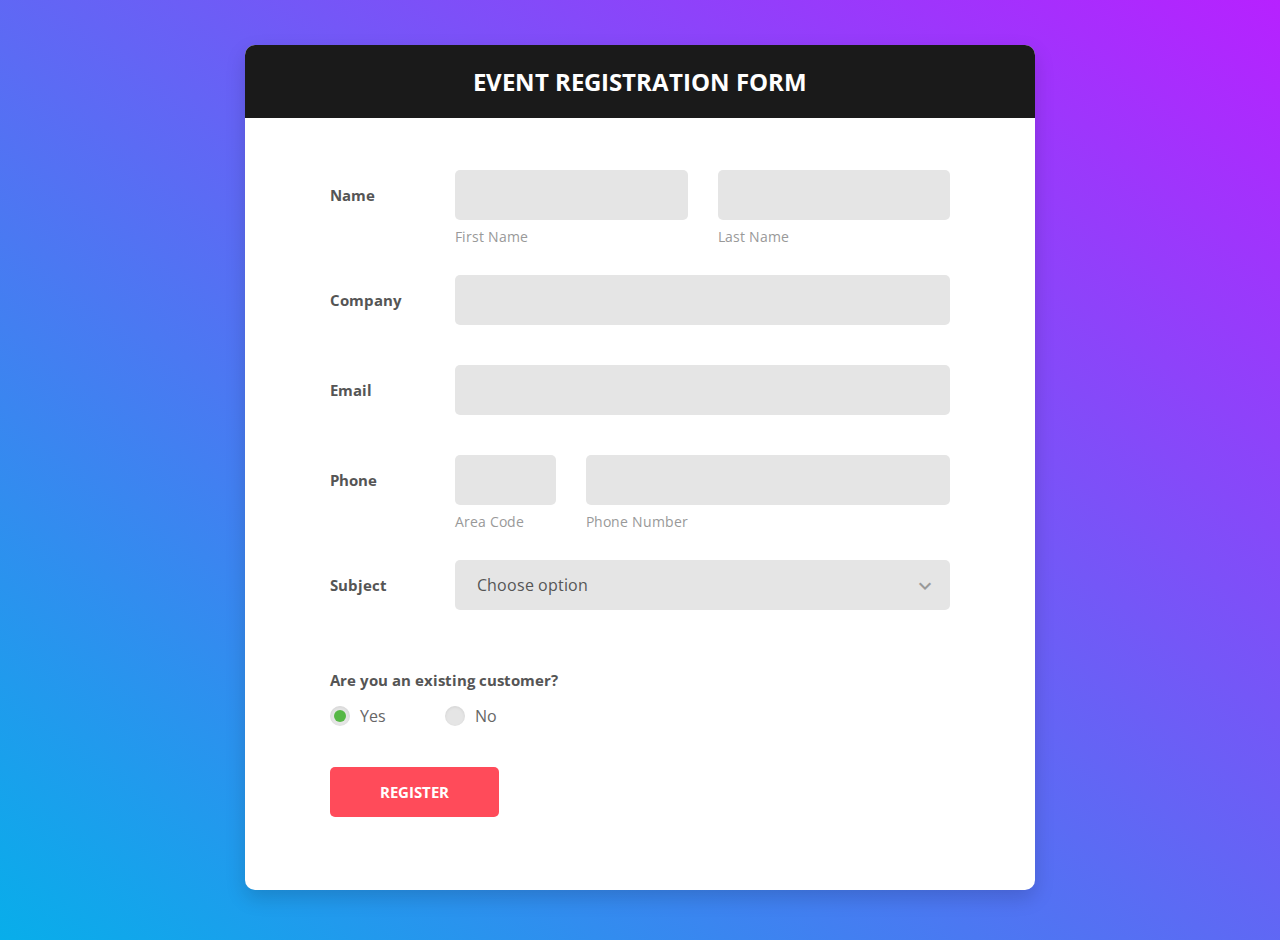
<file: LMAO/Join/index.html>
<!DOCTYPE html>
<html lang="en">

<head>
    <!-- Required meta tags-->
    <meta charset="UTF-8">
    <meta name="viewport" content="width=device-width, initial-scale=1, shrink-to-fit=no">
    <meta name="description" content="Colorlib Templates">
    <meta name="author" content="Colorlib">
    <meta name="keywords" content="Colorlib Templates">

    <!-- Title Page-->
    <title>Au Register Forms by Colorlib</title>

    <!-- Icons font CSS-->
    <link href="vendor/mdi-font/css/material-design-iconic-font.min.css" rel="stylesheet" media="all">
    <link href="vendor/font-awesome-4.7/css/font-awesome.min.css" rel="stylesheet" media="all">
    <!-- Font special for pages-->
    <link href="https://fonts.googleapis.com/css?family=Open+Sans:300,300i,400,400i,600,600i,700,700i,800,800i" rel="stylesheet">

    <!-- Vendor CSS-->
    <link href="vendor/select2/select2.min.css" rel="stylesheet" media="all">
    <link href="vendor/datepicker/daterangepicker.css" rel="stylesheet" media="all">

    <!-- Main CSS-->
    <link href="css/main.css" rel="stylesheet" media="all">
</head>

<body>
    <div class="page-wrapper bg-gra-03 p-t-45 p-b-50">
        <div class="wrapper wrapper--w790">
            <div class="card card-5">
                <div class="card-heading">
                    <h2 class="title">Event Registration Form</h2>
                </div>
                <div class="card-body">
                    <form method="POST">
                        <div class="form-row m-b-55">
                            <div class="name">Name</div>
                            <div class="value">
                                <div class="row row-space">
                                    <div class="col-2">
                                        <div class="input-group-desc">
                                            <input class="input--style-5" type="text" name="first_name">
                                            <label class="label--desc">first name</label>
                                        </div>
                                    </div>
                                    <div class="col-2">
                                        <div class="input-group-desc">
                                            <input class="input--style-5" type="text" name="last_name">
                                            <label class="label--desc">last name</label>
                                        </div>
                                    </div>
                                </div>
                            </div>
                        </div>
                        <div class="form-row">
                            <div class="name">Company</div>
                            <div class="value">
                                <div class="input-group">
                                    <input class="input--style-5" type="text" name="company">
                                </div>
                            </div>
                        </div>
                        <div class="form-row">
                            <div class="name">Email</div>
                            <div class="value">
                                <div class="input-group">
                                    <input class="input--style-5" type="email" name="email">
                                </div>
                            </div>
                        </div>
                        <div class="form-row m-b-55">
                            <div class="name">Phone</div>
                            <div class="value">
                                <div class="row row-refine">
                                    <div class="col-3">
                                        <div class="input-group-desc">
                                            <input class="input--style-5" type="text" name="area_code">
                                            <label class="label--desc">Area Code</label>
                                        </div>
                                    </div>
                                    <div class="col-9">
                                        <div class="input-group-desc">
                                            <input class="input--style-5" type="text" name="phone">
                                            <label class="label--desc">Phone Number</label>
                                        </div>
                                    </div>
                                </div>
                            </div>
                        </div>
                        <div class="form-row">
                            <div class="name">Subject</div>
                            <div class="value">
                                <div class="input-group">
                                    <div class="rs-select2 js-select-simple select--no-search">
                                        <select name="subject">
                                            <option disabled="disabled" selected="selected">Choose option</option>
                                            <option>Subject 1</option>
                                            <option>Subject 2</option>
                                            <option>Subject 3</option>
                                        </select>
                                        <div class="select-dropdown"></div>
                                    </div>
                                </div>
                            </div>
                        </div>
                        <div class="form-row p-t-20">
                            <label class="label label--block">Are you an existing customer?</label>
                            <div class="p-t-15">
                                <label class="radio-container m-r-55">Yes
                                    <input type="radio" checked="checked" name="exist">
                                    <span class="checkmark"></span>
                                </label>
                                <label class="radio-container">No
                                    <input type="radio" name="exist">
                                    <span class="checkmark"></span>
                                </label>
                            </div>
                        </div>
                        <div>
                            <button class="btn btn--radius-2 btn--red" type="submit">Register</button>
                        </div>
                    </form>
                </div>
            </div>
        </div>
    </div>

    <!-- Jquery JS-->
    <script src="vendor/jquery/jquery.min.js"></script>
    <!-- Vendor JS-->
    <script src="vendor/select2/select2.min.js"></script>
    <script src="vendor/datepicker/moment.min.js"></script>
    <script src="vendor/datepicker/daterangepicker.js"></script>

    <!-- Main JS-->
    <script src="js/global.js"></script>

</body><!-- This templates was made by Colorlib (https://colorlib.com) -->

</html>
<!-- end document-->
</file>
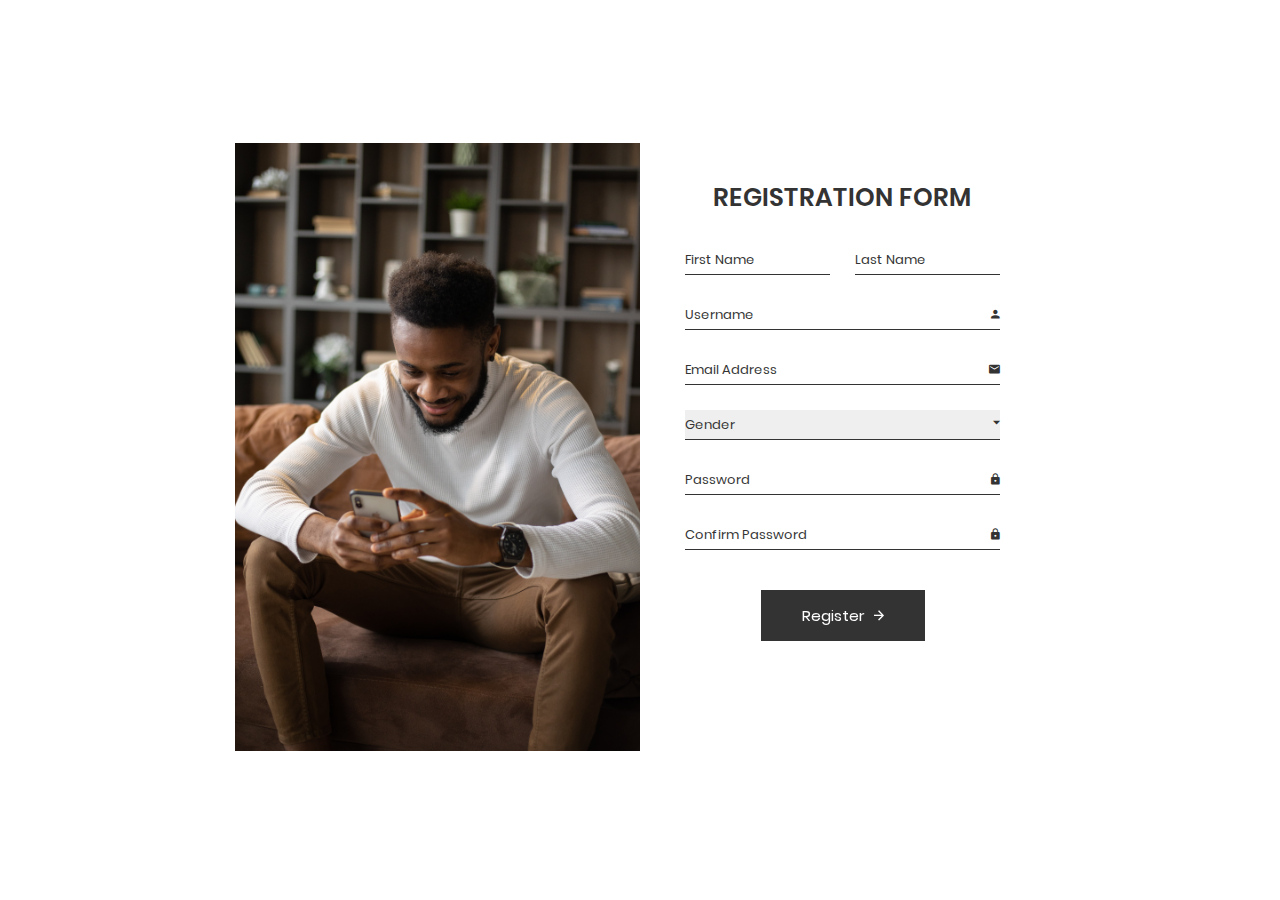
<file: LMAO/register/index.html>
<!DOCTYPE html>
<html>
	<head>
		<meta charset="utf-8">
		<title>RegistrationForm_v1 by Colorlib</title>
		<meta name="viewport" content="width=device-width, initial-scale=1.0">
		
		<!-- MATERIAL DESIGN ICONIC FONT -->
		<link rel="stylesheet" href="fonts/material-design-iconic-font/css/material-design-iconic-font.min.css">

		<!-- STYLE CSS -->
		<link rel="stylesheet" href="css/style.css">
	</head>

	<body>

		<div class="wrapper" style="background: none;">
			<div class="inner">
				<div class="image-holder">
					<img src="images/image.jpg" alt="">
				</div>
				<form action="">
					<h3>Registration Form</h3>
					<div class="form-group">
						<input type="text" placeholder="First Name" class="form-control">
						<input type="text" placeholder="Last Name" class="form-control">
					</div>
					<div class="form-wrapper">
						<input type="text" placeholder="Username" class="form-control">
						<i class="zmdi zmdi-account"></i>
					</div>
					<div class="form-wrapper">
						<input type="text" placeholder="Email Address" class="form-control">
						<i class="zmdi zmdi-email"></i>
					</div>
					<div class="form-wrapper">
						<select name="" id="" class="form-control">
							<option value="" disabled selected>Gender</option>
							<option value="male">Male</option>
							<option value="femal">Female</option>
							<option value="other">Other</option>
						</select>
						<i class="zmdi zmdi-caret-down" style="font-size: 17px"></i>
					</div>
					<div class="form-wrapper">
						<input type="password" placeholder="Password" class="form-control">
						<i class="zmdi zmdi-lock"></i>
					</div>
					<div class="form-wrapper">
						<input type="password" placeholder="Confirm Password" class="form-control">
						<i class="zmdi zmdi-lock"></i>
					</div>
					<button>Register
						<i class="zmdi zmdi-arrow-right"></i>
					</button>
				</form>
			</div>
		</div>
		
	</body><!-- This templates was made by Colorlib (https://colorlib.com) -->
</html>
</file>
<file: LMAO/Join/vendor/datepicker/daterangepicker.css>
.daterangepicker {
  position: absolute;
  color: inherit;
  background-color: #fff;
  border-radius: 4px;
  width: 278px;
  padding: 4px;
  margin-top: 1px;
  top: 100px;
  left: 20px;
  /* Calendars */ }
  .daterangepicker:before, .daterangepicker:after {
    position: absolute;
    display: inline-block;
    border-bottom-color: rgba(0, 0, 0, 0.2);
    content: ''; }
  .daterangepicker:before {
    top: -7px;
    border-right: 7px solid transparent;
    border-left: 7px solid transparent;
    border-bottom: 7px solid #ccc; }
  .daterangepicker:after {
    top: -6px;
    border-right: 6px solid transparent;
    border-bottom: 6px solid #fff;
    border-left: 6px solid transparent; }
  .daterangepicker.opensleft:before {
    right: 9px; }
  .daterangepicker.opensleft:after {
    right: 10px; }
  .daterangepicker.openscenter:before {
    left: 0;
    right: 0;
    width: 0;
    margin-left: auto;
    margin-right: auto; }
  .daterangepicker.openscenter:after {
    left: 0;
    right: 0;
    width: 0;
    margin-left: auto;
    margin-right: auto; }
  .daterangepicker.opensright:before {
    left: 9px; }
  .daterangepicker.opensright:after {
    left: 10px; }
  .daterangepicker.dropup {
    margin-top: -5px; }
    .daterangepicker.dropup:before {
      top: initial;
      bottom: -7px;
      border-bottom: initial;
      border-top: 7px solid #ccc; }
    .daterangepicker.dropup:after {
      top: initial;
      bottom: -6px;
      border-bottom: initial;
      border-top: 6px solid #fff; }
  .daterangepicker.dropdown-menu {
    max-width: none;
    z-index: 3001; }
  .daterangepicker.single .ranges, .daterangepicker.single .calendar {
    float: none; }
  .daterangepicker.show-calendar .calendar {
    display: block; }
  .daterangepicker .calendar {
    display: none;
    max-width: 270px;
    margin: 4px; }
    .daterangepicker .calendar.single .calendar-table {
      border: none; }
    .daterangepicker .calendar th, .daterangepicker .calendar td {
      white-space: nowrap;
      text-align: center;
      min-width: 32px; }
  .daterangepicker .calendar-table {
    border: 1px solid #fff;
    padding: 4px;
    border-radius: 4px;
    background-color: #fff; }
  .daterangepicker table {
    width: 100%;
    margin: 0; }
  .daterangepicker td, .daterangepicker th {
    text-align: center;
    width: 20px;
    height: 20px;
    border-radius: 4px;
    border: 1px solid transparent;
    white-space: nowrap;
    cursor: pointer; }
    .daterangepicker td.available:hover, .daterangepicker th.available:hover {
      background-color: #eee;
      border-color: transparent;
      color: inherit; }
    .daterangepicker td.week, .daterangepicker th.week {
      font-size: 80%;
      color: #ccc; }
  .daterangepicker td.off, .daterangepicker td.off.in-range, .daterangepicker td.off.start-date, .daterangepicker td.off.end-date {
    background-color: #fff;
    border-color: transparent;
    color: #999; }
  .daterangepicker td.in-range {
    background-color: #ebf4f8;
    border-color: transparent;
    color: #000;
    border-radius: 0; }
  .daterangepicker td.start-date {
    border-radius: 4px 0 0 4px; }
  .daterangepicker td.end-date {
    border-radius: 0 4px 4px 0; }
  .daterangepicker td.start-date.end-date {
    border-radius: 4px; }
  .daterangepicker td.active, .daterangepicker td.active:hover {
    background-color: #357ebd;
    border-color: transparent;
    color: #fff; }
  .daterangepicker th.month {
    width: auto; }
  .daterangepicker td.disabled, .daterangepicker option.disabled {
    color: #999;
    cursor: not-allowed;
    text-decoration: line-through; }
  .daterangepicker select.monthselect, .daterangepicker select.yearselect {
    font-size: 12px;
    padding: 1px;
    height: auto;
    margin: 0;
    cursor: default; }
  .daterangepicker select.monthselect {
    margin-right: 2%;
    width: 56%; }
  .daterangepicker select.yearselect {
    width: 40%; }
  .daterangepicker select.hourselect, .daterangepicker select.minuteselect, .daterangepicker select.secondselect, .daterangepicker select.ampmselect {
    width: 50px;
    margin-bottom: 0; }
  .daterangepicker .input-mini {
    border: 1px solid #ccc;
    border-radius: 4px;
    color: #555;
    height: 30px;
    line-height: 30px;
    display: block;
    vertical-align: middle;
    margin: 0 0 5px 0;
    padding: 0 6px 0 28px;
    width: 100%; }
    .daterangepicker .input-mini.active {
      border: 1px solid #08c;
      border-radius: 4px; }
  .daterangepicker .daterangepicker_input {
    position: relative; }
    .daterangepicker .daterangepicker_input i {
      position: absolute;
      left: 8px;
      top: 8px; }
  .daterangepicker.rtl .input-mini {
    padding-right: 28px;
    padding-left: 6px; }
  .daterangepicker.rtl .daterangepicker_input i {
    left: auto;
    right: 8px; }
  .daterangepicker .calendar-time {
    text-align: center;
    margin: 5px auto;
    line-height: 30px;
    position: relative;
    padding-left: 28px; }
    .daterangepicker .calendar-time select.disabled {
      color: #ccc;
      cursor: not-allowed; }

.ranges {
  font-size: 11px;
  float: none;
  margin: 4px;
  text-align: left; }
  .ranges ul {
    list-style: none;
    margin: 0 auto;
    padding: 0;
    width: 100%; }
  .ranges li {
    font-size: 13px;
    background-color: #f5f5f5;
    border: 1px solid #f5f5f5;
    border-radius: 4px;
    color: #08c;
    padding: 3px 12px;
    margin-bottom: 8px;
    cursor: pointer; }
    .ranges li:hover {
      background-color: #08c;
      border: 1px solid #08c;
      color: #fff; }
    .ranges li.active {
      background-color: #08c;
      border: 1px solid #08c;
      color: #fff; }

/*  Larger Screen Styling */
@media (min-width: 564px) {
  .daterangepicker {
    width: auto; }
    .daterangepicker .ranges ul {
      width: 160px; }
    .daterangepicker.single .ranges ul {
      width: 100%; }
    .daterangepicker.single .calendar.left {
      clear: none; }
    .daterangepicker.single.ltr .ranges, .daterangepicker.single.ltr .calendar {
      float: left; }
    .daterangepicker.single.rtl .ranges, .daterangepicker.single.rtl .calendar {
      float: right; }
    .daterangepicker.ltr {
      direction: ltr;
      text-align: left; }
      .daterangepicker.ltr .calendar.left {
        clear: left;
        margin-right: 0; }
        .daterangepicker.ltr .calendar.left .calendar-table {
          border-right: none;
          border-top-right-radius: 0;
          border-bottom-right-radius: 0; }
      .daterangepicker.ltr .calendar.right {
        margin-left: 0; }
        .daterangepicker.ltr .calendar.right .calendar-table {
          border-left: none;
          border-top-left-radius: 0;
          border-bottom-left-radius: 0; }
      .daterangepicker.ltr .left .daterangepicker_input {
        padding-right: 12px; }
      .daterangepicker.ltr .calendar.left .calendar-table {
        padding-right: 12px; }
      .daterangepicker.ltr .ranges, .daterangepicker.ltr .calendar {
        float: left; }
    .daterangepicker.rtl {
      direction: rtl;
      text-align: right; }
      .daterangepicker.rtl .calendar.left {
        clear: right;
        margin-left: 0; }
        .daterangepicker.rtl .calendar.left .calendar-table {
          border-left: none;
          border-top-left-radius: 0;
          border-bottom-left-radius: 0; }
      .daterangepicker.rtl .calendar.right {
        margin-right: 0; }
        .daterangepicker.rtl .calendar.right .calendar-table {
          border-right: none;
          border-top-right-radius: 0;
          border-bottom-right-radius: 0; }
      .daterangepicker.rtl .left .daterangepicker_input {
        padding-left: 12px; }
      .daterangepicker.rtl .calendar.left .calendar-table {
        padding-left: 12px; }
      .daterangepicker.rtl .ranges, .daterangepicker.rtl .calendar {
        text-align: right;
        float: right; } }
@media (min-width: 730px) {
  .daterangepicker .ranges {
    width: auto; }
  .daterangepicker.ltr .ranges {
    float: left; }
  .daterangepicker.rtl .ranges {
    float: right; }
  .daterangepicker .calendar.left {
    clear: none !important; } }
</file>
<file: LMAO/Join/css/main.css>
/* ==========================================================================
   #FONT
   ========================================================================== */
.font-robo {
  font-family: "Roboto", "Arial", "Helvetica Neue", sans-serif;
}

.font-poppins {
  font-family: "Poppins", "Arial", "Helvetica Neue", sans-serif;
}

.font-opensans {
  font-family: "Open Sans", "Arial", "Helvetica Neue", sans-serif;
}

/* ==========================================================================
   #GRID
   ========================================================================== */
.row {
  display: -webkit-box;
  display: -webkit-flex;
  display: -moz-box;
  display: -ms-flexbox;
  display: flex;
  -webkit-flex-wrap: wrap;
  -ms-flex-wrap: wrap;
  flex-wrap: wrap;
}

.row .col-2:last-child .input-group-desc {
  margin-bottom: 0;
}

.row-space {
  -webkit-box-pack: justify;
  -webkit-justify-content: space-between;
  -moz-box-pack: justify;
  -ms-flex-pack: justify;
  justify-content: space-between;
}

.row-refine {
  margin: 0 -15px;
}

.row-refine .col-3 .input-group-desc,
.row-refine .col-9 .input-group-desc {
  margin-bottom: 0;
}

.col-2 {
  width: -webkit-calc((100% - 30px) / 2);
  width: -moz-calc((100% - 30px) / 2);
  width: calc((100% - 30px) / 2);
}

@media (max-width: 767px) {
  .col-2 {
    width: 100%;
  }
}

.form-row {
  display: -webkit-box;
  display: -webkit-flex;
  display: -moz-box;
  display: -ms-flexbox;
  display: flex;
  -webkit-flex-wrap: wrap;
  -ms-flex-wrap: wrap;
  flex-wrap: wrap;
  -webkit-box-align: center;
  -webkit-align-items: center;
  -moz-box-align: center;
  -ms-flex-align: center;
  align-items: center;
  margin-bottom: 40px;
}

.form-row .name {
  width: 125px;
  color: #555;
  font-size: 15px;
  font-weight: 700;
}

.form-row .value {
  width: -webkit-calc(100% - 125px);
  width: -moz-calc(100% - 125px);
  width: calc(100% - 125px);
}

@media (max-width: 767px) {
  .form-row {
    display: block;
  }
  .form-row .name,
  .form-row .value {
    display: block;
    width: 100%;
  }
  .form-row .name {
    margin-bottom: 7px;
  }
}

.col-3,
.col-9 {
  padding: 0 15px;
  position: relative;
  width: 100%;
  min-height: 1px;
}

.col-3 {
  -webkit-box-flex: 0;
  -webkit-flex: 0 0 25%;
  -moz-box-flex: 0;
  -ms-flex: 0 0 25%;
  flex: 0 0 25%;
  max-width: 25%;
}

@media (max-width: 767px) {
  .col-3 {
    -webkit-box-flex: 0;
    -webkit-flex: 0 0 35%;
    -moz-box-flex: 0;
    -ms-flex: 0 0 35%;
    flex: 0 0 35%;
    max-width: 35%;
  }
}

.col-9 {
  -webkit-box-flex: 0;
  -webkit-flex: 0 0 75%;
  -moz-box-flex: 0;
  -ms-flex: 0 0 75%;
  flex: 0 0 75%;
  max-width: 75%;
}

@media (max-width: 767px) {
  .col-9 {
    -webkit-box-flex: 0;
    -webkit-flex: 0 0 65%;
    -moz-box-flex: 0;
    -ms-flex: 0 0 65%;
    flex: 0 0 65%;
    max-width: 65%;
  }
}

/* ==========================================================================
   #BOX-SIZING
   ========================================================================== */
/**
 * More sensible default box-sizing:
 * css-tricks.com/inheriting-box-sizing-probably-slightly-better-best-practice
 */
html {
  -webkit-box-sizing: border-box;
  -moz-box-sizing: border-box;
  box-sizing: border-box;
}

* {
  padding: 0;
  margin: 0;
}

*, *:before, *:after {
  -webkit-box-sizing: inherit;
  -moz-box-sizing: inherit;
  box-sizing: inherit;
}

/* ==========================================================================
   #RESET
   ========================================================================== */
/**
 * A very simple reset that sits on top of Normalize.css.
 */
body,
h1, h2, h3, h4, h5, h6,
blockquote, p, pre,
dl, dd, ol, ul,
figure,
hr,
fieldset, legend {
  margin: 0;
  padding: 0;
}

/**
 * Remove trailing margins from nested lists.
 */
li > ol,
li > ul {
  margin-bottom: 0;
}

/**
 * Remove default table spacing.
 */
table {
  border-collapse: collapse;
  border-spacing: 0;
}

/**
 * 1. Reset Chrome and Firefox behaviour which sets a `min-width: min-content;`
 *    on fieldsets.
 */
fieldset {
  min-width: 0;
  /* [1] */
  border: 0;
}

button {
  outline: none;
  background: none;
  border: none;
}

/* ==========================================================================
   #PAGE WRAPPER
   ========================================================================== */
.page-wrapper {
  min-height: 100vh;
}

body {
  font-family: "Open Sans", "Arial", "Helvetica Neue", sans-serif;
  font-weight: 400;
  font-size: 14px;
}

h1, h2, h3, h4, h5, h6 {
  font-weight: 400;
}

h1 {
  font-size: 36px;
}

h2 {
  font-size: 30px;
}

h3 {
  font-size: 24px;
}

h4 {
  font-size: 18px;
}

h5 {
  font-size: 15px;
}

h6 {
  font-size: 13px;
}

/* ==========================================================================
   #BACKGROUND
   ========================================================================== */
.bg-blue {
  background: #2c6ed5;
}

.bg-red {
  background: #fa4251;
}

.bg-gra-01 {
  background: -webkit-gradient(linear, left bottom, left top, from(#fbc2eb), to(#a18cd1));
  background: -webkit-linear-gradient(bottom, #fbc2eb 0%, #a18cd1 100%);
  background: -moz-linear-gradient(bottom, #fbc2eb 0%, #a18cd1 100%);
  background: -o-linear-gradient(bottom, #fbc2eb 0%, #a18cd1 100%);
  background: linear-gradient(to top, #fbc2eb 0%, #a18cd1 100%);
}

.bg-gra-02 {
  background: -webkit-gradient(linear, left bottom, right top, from(#fc2c77), to(#6c4079));
  background: -webkit-linear-gradient(bottom left, #fc2c77 0%, #6c4079 100%);
  background: -moz-linear-gradient(bottom left, #fc2c77 0%, #6c4079 100%);
  background: -o-linear-gradient(bottom left, #fc2c77 0%, #6c4079 100%);
  background: linear-gradient(to top right, #fc2c77 0%, #6c4079 100%);
}

.bg-gra-03 {
  background: -webkit-gradient(linear, left bottom, right top, from(#08aeea), to(#b721ff));
  background: -webkit-linear-gradient(bottom left, #08aeea 0%, #b721ff 100%);
  background: -moz-linear-gradient(bottom left, #08aeea 0%, #b721ff 100%);
  background: -o-linear-gradient(bottom left, #08aeea 0%, #b721ff 100%);
  background: linear-gradient(to top right, #08aeea 0%, #b721ff 100%);
}

/* ==========================================================================
   #SPACING
   ========================================================================== */
.p-t-100 {
  padding-top: 100px;
}

.p-t-130 {
  padding-top: 130px;
}

.p-t-180 {
  padding-top: 180px;
}

.p-t-45 {
  padding-top: 45px;
}

.p-t-20 {
  padding-top: 20px;
}

.p-t-15 {
  padding-top: 15px;
}

.p-t-10 {
  padding-top: 10px;
}

.p-t-30 {
  padding-top: 30px;
}

.p-b-100 {
  padding-bottom: 100px;
}

.p-b-50 {
  padding-bottom: 50px;
}

.m-r-45 {
  margin-right: 45px;
}

.m-r-55 {
  margin-right: 55px;
}

.m-b-55 {
  margin-bottom: 55px;
}

/* ==========================================================================
   #WRAPPER
   ========================================================================== */
.wrapper {
  margin: 0 auto;
}

.wrapper--w960 {
  max-width: 960px;
}

.wrapper--w790 {
  max-width: 790px;
}

.wrapper--w780 {
  max-width: 780px;
}

.wrapper--w680 {
  max-width: 680px;
}

/* ==========================================================================
   #BUTTON
   ========================================================================== */
.btn {
  display: inline-block;
  line-height: 50px;
  padding: 0 50px;
  -webkit-transition: all 0.4s ease;
  -o-transition: all 0.4s ease;
  -moz-transition: all 0.4s ease;
  transition: all 0.4s ease;
  cursor: pointer;
  font-size: 15px;
  text-transform: uppercase;
  font-weight: 700;
  color: #fff;
  font-family: inherit;
}

.btn--radius {
  -webkit-border-radius: 3px;
  -moz-border-radius: 3px;
  border-radius: 3px;
}

.btn--radius-2 {
  -webkit-border-radius: 5px;
  -moz-border-radius: 5px;
  border-radius: 5px;
}

.btn--pill {
  -webkit-border-radius: 20px;
  -moz-border-radius: 20px;
  border-radius: 20px;
}

.btn--green {
  background: #57b846;
}

.btn--green:hover {
  background: #4dae3c;
}

.btn--blue {
  background: #4272d7;
}

.btn--blue:hover {
  background: #3868cd;
}

.btn--red {
  background: #ff4b5a;
}

.btn--red:hover {
  background: #eb3746;
}

/* ==========================================================================
   #DATE PICKER
   ========================================================================== */
td.active {
  background-color: #2c6ed5;
}

input[type="date" i] {
  padding: 14px;
}

.table-condensed td, .table-condensed th {
  font-size: 14px;
  font-family: "Roboto", "Arial", "Helvetica Neue", sans-serif;
  font-weight: 400;
}

.daterangepicker td {
  width: 40px;
  height: 30px;
}

.daterangepicker {
  border: none;
  -webkit-box-shadow: 0px 8px 20px 0px rgba(0, 0, 0, 0.15);
  -moz-box-shadow: 0px 8px 20px 0px rgba(0, 0, 0, 0.15);
  box-shadow: 0px 8px 20px 0px rgba(0, 0, 0, 0.15);
  display: none;
  border: 1px solid #e0e0e0;
  margin-top: 5px;
}

.daterangepicker::after, .daterangepicker::before {
  display: none;
}

.daterangepicker thead tr th {
  padding: 10px 0;
}

.daterangepicker .table-condensed th select {
  border: 1px solid #ccc;
  -webkit-border-radius: 3px;
  -moz-border-radius: 3px;
  border-radius: 3px;
  font-size: 14px;
  padding: 5px;
  outline: none;
}

/* ==========================================================================
   #FORM
   ========================================================================== */
input {
  outline: none;
  margin: 0;
  border: none;
  -webkit-box-shadow: none;
  -moz-box-shadow: none;
  box-shadow: none;
  width: 100%;
  font-size: 14px;
  font-family: inherit;
}

.radio-container {
  display: inline-block;
  position: relative;
  padding-left: 30px;
  cursor: pointer;
  font-size: 16px;
  color: #666;
  -webkit-user-select: none;
  -moz-user-select: none;
  -ms-user-select: none;
  user-select: none;
}

.radio-container input {
  position: absolute;
  opacity: 0;
  cursor: pointer;
}

.radio-container input:checked ~ .checkmark {
  background-color: #e5e5e5;
}

.radio-container input:checked ~ .checkmark:after {
  display: block;
}

.radio-container .checkmark:after {
  top: 50%;
  left: 50%;
  -webkit-transform: translate(-50%, -50%);
  -moz-transform: translate(-50%, -50%);
  -ms-transform: translate(-50%, -50%);
  -o-transform: translate(-50%, -50%);
  transform: translate(-50%, -50%);
  width: 12px;
  height: 12px;
  -webkit-border-radius: 50%;
  -moz-border-radius: 50%;
  border-radius: 50%;
  background: #57b846;
}

.checkmark {
  position: absolute;
  top: 50%;
  -webkit-transform: translateY(-50%);
  -moz-transform: translateY(-50%);
  -ms-transform: translateY(-50%);
  -o-transform: translateY(-50%);
  transform: translateY(-50%);
  left: 0;
  height: 20px;
  width: 20px;
  background-color: #e5e5e5;
  -webkit-border-radius: 50%;
  -moz-border-radius: 50%;
  border-radius: 50%;
  -webkit-box-shadow: inset 0px 1px 3px 0px rgba(0, 0, 0, 0.08);
  -moz-box-shadow: inset 0px 1px 3px 0px rgba(0, 0, 0, 0.08);
  box-shadow: inset 0px 1px 3px 0px rgba(0, 0, 0, 0.08);
}

.checkmark:after {
  content: "";
  position: absolute;
  display: none;
}

.input--style-5 {
  background: #e5e5e5;
  line-height: 50px;
  -webkit-border-radius: 5px;
  -moz-border-radius: 5px;
  border-radius: 5px;
  padding: 0 22px;
  font-size: 16px;
  color: #555;
}

.input-group-desc {
  position: relative;
}

@media (max-width: 767px) {
  .input-group-desc {
    margin-bottom: 40px;
  }
}

.input-group {
  position: relative;
  margin: 0;
}

.label {
  color: #555;
  font-size: 15px;
  font-weight: 700;
}

.label--block {
  width: 100%;
}

.label--desc {
  position: absolute;
  text-transform: capitalize;
  display: block;
  color: #999;
  font-size: 14px;
  margin: 0;
  margin-top: 7px;
  left: 0;
}

/* ==========================================================================
   #SELECT2
   ========================================================================== */
.select--no-search .select2-search {
  display: none !important;
}

.select2-container--open .select2-dropdown--below {
  border: none;
  -webkit-border-radius: 3px;
  -moz-border-radius: 3px;
  border-radius: 3px;
  -webkit-box-shadow: 0px 8px 20px 0px rgba(0, 0, 0, 0.15);
  -moz-box-shadow: 0px 8px 20px 0px rgba(0, 0, 0, 0.15);
  box-shadow: 0px 8px 20px 0px rgba(0, 0, 0, 0.15);
  border: 1px solid #e0e0e0;
  margin-top: 5px;
  overflow: hidden;
}

.select2-container--default .select2-results__option {
  padding-left: 22px;
}

.rs-select2 .select2-container {
  width: 100% !important;
  outline: none;
  background: #e5e5e5;
  -webkit-border-radius: 5px;
  -moz-border-radius: 5px;
  border-radius: 5px;
}

.rs-select2 .select2-container .select2-selection--single {
  outline: none;
  border: none;
  height: 50px;
  background: transparent;
}

.rs-select2 .select2-container .select2-selection--single .select2-selection__rendered {
  line-height: 50px;
  padding-left: 0;
  color: #555;
  font-size: 16px;
  font-family: inherit;
  padding-left: 22px;
  padding-right: 50px;
}

.rs-select2 .select2-container .select2-selection--single .select2-selection__arrow {
  height: 50px;
  right: 15px;
  display: -webkit-box;
  display: -webkit-flex;
  display: -moz-box;
  display: -ms-flexbox;
  display: flex;
  -webkit-box-pack: center;
  -webkit-justify-content: center;
  -moz-box-pack: center;
  -ms-flex-pack: center;
  justify-content: center;
  -webkit-box-align: center;
  -webkit-align-items: center;
  -moz-box-align: center;
  -ms-flex-align: center;
  align-items: center;
}

.rs-select2 .select2-container .select2-selection--single .select2-selection__arrow b {
  display: none;
}

.rs-select2 .select2-container .select2-selection--single .select2-selection__arrow:after {
  font-family: "Material-Design-Iconic-Font";
  content: '\f2f9';
  font-size: 24px;
  color: #999;
  -webkit-transition: all 0.4s ease;
  -o-transition: all 0.4s ease;
  -moz-transition: all 0.4s ease;
  transition: all 0.4s ease;
}

.rs-select2 .select2-container.select2-container--open .select2-selection--single .select2-selection__arrow::after {
  -webkit-transform: rotate(-180deg);
  -moz-transform: rotate(-180deg);
  -ms-transform: rotate(-180deg);
  -o-transform: rotate(-180deg);
  transform: rotate(-180deg);
}

/* ==========================================================================
   #TITLE
   ========================================================================== */
.title {
  font-size: 24px;
  text-transform: uppercase;
  font-weight: 700;
  text-align: center;
  color: #fff;
}

/* ==========================================================================
   #CARD
   ========================================================================== */
.card {
  -webkit-border-radius: 3px;
  -moz-border-radius: 3px;
  border-radius: 3px;
  background: #fff;
}

.card-5 {
  background: #fff;
  -webkit-border-radius: 10px;
  -moz-border-radius: 10px;
  border-radius: 10px;
  -webkit-box-shadow: 0px 8px 20px 0px rgba(0, 0, 0, 0.15);
  -moz-box-shadow: 0px 8px 20px 0px rgba(0, 0, 0, 0.15);
  box-shadow: 0px 8px 20px 0px rgba(0, 0, 0, 0.15);
}

.card-5 .card-heading {
  padding: 20px 0;
  background: #1a1a1a;
  -webkit-border-top-left-radius: 10px;
  -moz-border-radius-topleft: 10px;
  border-top-left-radius: 10px;
  -webkit-border-top-right-radius: 10px;
  -moz-border-radius-topright: 10px;
  border-top-right-radius: 10px;
}

.card-5 .card-body {
  padding: 52px 85px;
  padding-bottom: 73px;
}

@media (max-width: 767px) {
  .card-5 .card-body {
    padding: 40px 30px;
    padding-bottom: 50px;
  }
}
</file>
<file: LMAO/register/css/style.css>
@font-face {
  font-family: "Poppins-Regular";
  src: url("../fonts/poppins/Poppins-Regular.ttf"); }
@font-face {
  font-family: "Poppins-SemiBold";
  src: url("../fonts/poppins/Poppins-SemiBold.ttf"); }
* {
  -webkit-box-sizing: border-box;
  -moz-box-sizing: border-box;
  box-sizing: border-box; }

body {
  font-family: "Poppins-Regular";
  color: #333;
  font-size: 13px;
  margin: 0; }

input, textarea, select, button {
  font-family: "Poppins-Regular";
  color: #333;
  font-size: 13px; }

p, h1, h2, h3, h4, h5, h6, ul {
  margin: 0; }

img {
  max-width: 100%; }

ul {
  padding-left: 0;
  margin-bottom: 0; }

a:hover {
  text-decoration: none; }

:focus {
  outline: none; }

.wrapper {
  min-height: 100vh;
  background-size: cover;
  background-repeat: no-repeat;
  display: flex;
  align-items: center;
   }

.inner {
  padding: 20px;
  background: #fff;
  max-width: 850px;
  margin: auto;
  display: flex; }
  .inner .image-holder {
    width: 50%;
    height: 20%; }
  .inner form {
    width: 50%;
    padding-top: 36px;
    padding-left: 45px;
    padding-right: 45px; }
  .inner h3 {
    text-transform: uppercase;
    font-size: 25px;
    font-family: "Poppins-SemiBold";
    text-align: center;
    margin-bottom: 28px; }

.form-group {
  display: flex; }
  .form-group input {
    width: 50%; }
    .form-group input:first-child {
      margin-right: 25px; }

.form-wrapper {
  position: relative; }
  .form-wrapper i {
    position: absolute;
    bottom: 9px;
    right: 0; }

.form-control {
  border: 1px solid #333;
  border-top: none;
  border-right: none;
  border-left: none;
  display: block;
  width: 100%;
  height: 30px;
  padding: 0;
  margin-bottom: 25px; }
  .form-control::-webkit-input-placeholder {
    font-size: 13px;
    color: #333;
    font-family: "Poppins-Regular"; }
  .form-control::-moz-placeholder {
    font-size: 13px;
    color: #333;
    font-family: "Poppins-Regular"; }
  .form-control:-ms-input-placeholder {
    font-size: 13px;
    color: #333;
    font-family: "Poppins-Regular"; }
  .form-control:-moz-placeholder {
    font-size: 13px;
    color: #333;
    font-family: "Poppins-Regular"; }

select {
  -moz-appearance: none;
  -webkit-appearance: none;
  cursor: pointer;
  padding-left: 20px; }
  select option[value=""][disabled] {
    display: none; }

button {
  border: none;
  width: 164px;
  height: 51px;
  margin: auto;
  margin-top: 40px;
  cursor: pointer;
  display: flex;
  align-items: center;
  justify-content: center;
  padding: 0;
  background: #333;
  font-size: 15px;
  color: #fff;
  vertical-align: middle;
  -webkit-transform: perspective(1px) translateZ(0);
  transform: perspective(1px) translateZ(0);
  -webkit-transition-duration: 0.3s;
  transition-duration: 0.3s; }
  button i {
    margin-left: 10px;
    -webkit-transform: translateZ(0);
    transform: translateZ(0); }
  button:hover i, button:focus i, button:active i {
    -webkit-animation-name: hvr-icon-wobble-horizontal;
    animation-name: hvr-icon-wobble-horizontal;
    -webkit-animation-duration: 1s;
    animation-duration: 1s;
    -webkit-animation-timing-function: ease-in-out;
    animation-timing-function: ease-in-out;
    -webkit-animation-iteration-count: 1;
    animation-iteration-count: 1; }

@-webkit-keyframes hvr-icon-wobble-horizontal {
  16.65% {
    -webkit-transform: translateX(6px);
    transform: translateX(6px); }
  33.3% {
    -webkit-transform: translateX(-5px);
    transform: translateX(-5px); }
  49.95% {
    -webkit-transform: translateX(4px);
    transform: translateX(4px); }
  66.6% {
    -webkit-transform: translateX(-2px);
    transform: translateX(-2px); }
  83.25% {
    -webkit-transform: translateX(1px);
    transform: translateX(1px); }
  100% {
    -webkit-transform: translateX(0);
    transform: translateX(0); } }
@keyframes hvr-icon-wobble-horizontal {
  16.65% {
    -webkit-transform: translateX(6px);
    transform: translateX(6px); }
  33.3% {
    -webkit-transform: translateX(-5px);
    transform: translateX(-5px); }
  49.95% {
    -webkit-transform: translateX(4px);
    transform: translateX(4px); }
  66.6% {
    -webkit-transform: translateX(-2px);
    transform: translateX(-2px); }
  83.25% {
    -webkit-transform: translateX(1px);
    transform: translateX(1px); }
  100% {
    -webkit-transform: translateX(0);
    transform: translateX(0); } }
@media (max-width: 1199px) {
  .wrapper {
    background-position: right center; } }
@media (max-width: 991px) {
  .inner form {
    padding-top: 10px;
    padding-left: 30px;
    padding-right: 30px; } }
@media (max-width: 767px) {
  .inner {
    display: block; }
    .inner .image-holder {
      width: 100%; }
    .inner form {
      width: 100%;
      padding: 40px 0 30px; }

  button {
    margin-top: 60px; } }

/*# sourceMappingURL=style.css.map */
</file>
<file: LMAO/Join/vendor/mdi-font/css/material-design-iconic-font.min.css>
@font-face{font-family:Material-Design-Iconic-Font;src:url(../fonts/Material-Design-Iconic-Font.woff2?v=2.2.0) format('woff2'),url(../fonts/Material-Design-Iconic-Font.woff?v=2.2.0) format('woff'),url(../fonts/Material-Design-Iconic-Font.ttf?v=2.2.0) format('truetype')}.zmdi{display:inline-block;font:normal normal normal 14px/1 'Material-Design-Iconic-Font';font-size:inherit;text-rendering:auto;-webkit-font-smoothing:antialiased;-moz-osx-font-smoothing:grayscale}.zmdi-hc-lg{font-size:1.33333333em;line-height:.75em;vertical-align:-15%}.zmdi-hc-2x{font-size:2em}.zmdi-hc-3x{font-size:3em}.zmdi-hc-4x{font-size:4em}.zmdi-hc-5x{font-size:5em}.zmdi-hc-fw{width:1.28571429em;text-align:center}.zmdi-hc-ul{padding-left:0;margin-left:2.14285714em;list-style-type:none}.zmdi-hc-ul>li{position:relative}.zmdi-hc-li{position:absolute;left:-2.14285714em;width:2.14285714em;top:.14285714em;text-align:center}.zmdi-hc-li.zmdi-hc-lg{left:-1.85714286em}.zmdi-hc-border{padding:.1em .25em;border:solid .1em #9e9e9e;border-radius:2px}.zmdi-hc-border-circle{padding:.1em .25em;border:solid .1em #9e9e9e;border-radius:50%}.zmdi.pull-left{float:left;margin-right:.15em}.zmdi.pull-right{float:right;margin-left:.15em}.zmdi-hc-spin{-webkit-animation:zmdi-spin 1.5s infinite linear;animation:zmdi-spin 1.5s infinite linear}.zmdi-hc-spin-reverse{-webkit-animation:zmdi-spin-reverse 1.5s infinite linear;animation:zmdi-spin-reverse 1.5s infinite linear}@-webkit-keyframes zmdi-spin{0%{-webkit-transform:rotate(0deg);transform:rotate(0deg)}100%{-webkit-transform:rotate(359deg);transform:rotate(359deg)}}@keyframes zmdi-spin{0%{-webkit-transform:rotate(0deg);transform:rotate(0deg)}100%{-webkit-transform:rotate(359deg);transform:rotate(359deg)}}@-webkit-keyframes zmdi-spin-reverse{0%{-webkit-transform:rotate(0deg);transform:rotate(0deg)}100%{-webkit-transform:rotate(-359deg);transform:rotate(-359deg)}}@keyframes zmdi-spin-reverse{0%{-webkit-transform:rotate(0deg);transform:rotate(0deg)}100%{-webkit-transform:rotate(-359deg);transform:rotate(-359deg)}}.zmdi-hc-rotate-90{-webkit-transform:rotate(90deg);-ms-transform:rotate(90deg);transform:rotate(90deg)}.zmdi-hc-rotate-180{-webkit-transform:rotate(180deg);-ms-transform:rotate(180deg);transform:rotate(180deg)}.zmdi-hc-rotate-270{-webkit-transform:rotate(270deg);-ms-transform:rotate(270deg);transform:rotate(270deg)}.zmdi-hc-flip-horizontal{-webkit-transform:scale(-1,1);-ms-transform:scale(-1,1);transform:scale(-1,1)}.zmdi-hc-flip-vertical{-webkit-transform:scale(1,-1);-ms-transform:scale(1,-1);transform:scale(1,-1)}.zmdi-hc-stack{position:relative;display:inline-block;width:2em;height:2em;line-height:2em;vertical-align:middle}.zmdi-hc-stack-1x,.zmdi-hc-stack-2x{position:absolute;left:0;width:100%;text-align:center}.zmdi-hc-stack-1x{line-height:inherit}.zmdi-hc-stack-2x{font-size:2em}.zmdi-hc-inverse{color:#fff}.zmdi-3d-rotation:before{content:'\f101'}.zmdi-airplane-off:before{content:'\f102'}.zmdi-airplane:before{content:'\f103'}.zmdi-album:before{content:'\f104'}.zmdi-archive:before{content:'\f105'}.zmdi-assignment-account:before{content:'\f106'}.zmdi-assignment-alert:before{content:'\f107'}.zmdi-assignment-check:before{content:'\f108'}.zmdi-assignment-o:before{content:'\f109'}.zmdi-assignment-return:before{content:'\f10a'}.zmdi-assignment-returned:before{content:'\f10b'}.zmdi-assignment:before{content:'\f10c'}.zmdi-attachment-alt:before{content:'\f10d'}.zmdi-attachment:before{content:'\f10e'}.zmdi-audio:before{content:'\f10f'}.zmdi-badge-check:before{content:'\f110'}.zmdi-balance-wallet:before{content:'\f111'}.zmdi-balance:before{content:'\f112'}.zmdi-battery-alert:before{content:'\f113'}.zmdi-battery-flash:before{content:'\f114'}.zmdi-battery-unknown:before{content:'\f115'}.zmdi-battery:before{content:'\f116'}.zmdi-bike:before{content:'\f117'}.zmdi-block-alt:before{content:'\f118'}.zmdi-block:before{content:'\f119'}.zmdi-boat:before{content:'\f11a'}.zmdi-book-image:before{content:'\f11b'}.zmdi-book:before{content:'\f11c'}.zmdi-bookmark-outline:before{content:'\f11d'}.zmdi-bookmark:before{content:'\f11e'}.zmdi-brush:before{content:'\f11f'}.zmdi-bug:before{content:'\f120'}.zmdi-bus:before{content:'\f121'}.zmdi-cake:before{content:'\f122'}.zmdi-car-taxi:before{content:'\f123'}.zmdi-car-wash:before{content:'\f124'}.zmdi-car:before{content:'\f125'}.zmdi-card-giftcard:before{content:'\f126'}.zmdi-card-membership:before{content:'\f127'}.zmdi-card-travel:before{content:'\f128'}.zmdi-card:before{content:'\f129'}.zmdi-case-check:before{content:'\f12a'}.zmdi-case-download:before{content:'\f12b'}.zmdi-case-play:before{content:'\f12c'}.zmdi-case:before{content:'\f12d'}.zmdi-cast-connected:before{content:'\f12e'}.zmdi-cast:before{content:'\f12f'}.zmdi-chart-donut:before{content:'\f130'}.zmdi-chart:before{content:'\f131'}.zmdi-city-alt:before{content:'\f132'}.zmdi-city:before{content:'\f133'}.zmdi-close-circle-o:before{content:'\f134'}.zmdi-close-circle:before{content:'\f135'}.zmdi-close:before{content:'\f136'}.zmdi-cocktail:before{content:'\f137'}.zmdi-code-setting:before{content:'\f138'}.zmdi-code-smartphone:before{content:'\f139'}.zmdi-code:before{content:'\f13a'}.zmdi-coffee:before{content:'\f13b'}.zmdi-collection-bookmark:before{content:'\f13c'}.zmdi-collection-case-play:before{content:'\f13d'}.zmdi-collection-folder-image:before{content:'\f13e'}.zmdi-collection-image-o:before{content:'\f13f'}.zmdi-collection-image:before{content:'\f140'}.zmdi-collection-item-1:before{content:'\f141'}.zmdi-collection-item-2:before{content:'\f142'}.zmdi-collection-item-3:before{content:'\f143'}.zmdi-collection-item-4:before{content:'\f144'}.zmdi-collection-item-5:before{content:'\f145'}.zmdi-collection-item-6:before{content:'\f146'}.zmdi-collection-item-7:before{content:'\f147'}.zmdi-collection-item-8:before{content:'\f148'}.zmdi-collection-item-9-plus:before{content:'\f149'}.zmdi-collection-item-9:before{content:'\f14a'}.zmdi-collection-item:before{content:'\f14b'}.zmdi-collection-music:before{content:'\f14c'}.zmdi-collection-pdf:before{content:'\f14d'}.zmdi-collection-plus:before{content:'\f14e'}.zmdi-collection-speaker:before{content:'\f14f'}.zmdi-collection-text:before{content:'\f150'}.zmdi-collection-video:before{content:'\f151'}.zmdi-compass:before{content:'\f152'}.zmdi-cutlery:before{content:'\f153'}.zmdi-delete:before{content:'\f154'}.zmdi-dialpad:before{content:'\f155'}.zmdi-dns:before{content:'\f156'}.zmdi-drink:before{content:'\f157'}.zmdi-edit:before{content:'\f158'}.zmdi-email-open:before{content:'\f159'}.zmdi-email:before{content:'\f15a'}.zmdi-eye-off:before{content:'\f15b'}.zmdi-eye:before{content:'\f15c'}.zmdi-eyedropper:before{content:'\f15d'}.zmdi-favorite-outline:before{content:'\f15e'}.zmdi-favorite:before{content:'\f15f'}.zmdi-filter-list:before{content:'\f160'}.zmdi-fire:before{content:'\f161'}.zmdi-flag:before{content:'\f162'}.zmdi-flare:before{content:'\f163'}.zmdi-flash-auto:before{content:'\f164'}.zmdi-flash-off:before{content:'\f165'}.zmdi-flash:before{content:'\f166'}.zmdi-flip:before{content:'\f167'}.zmdi-flower-alt:before{content:'\f168'}.zmdi-flower:before{content:'\f169'}.zmdi-font:before{content:'\f16a'}.zmdi-fullscreen-alt:before{content:'\f16b'}.zmdi-fullscreen-exit:before{content:'\f16c'}.zmdi-fullscreen:before{content:'\f16d'}.zmdi-functions:before{content:'\f16e'}.zmdi-gas-station:before{content:'\f16f'}.zmdi-gesture:before{content:'\f170'}.zmdi-globe-alt:before{content:'\f171'}.zmdi-globe-lock:before{content:'\f172'}.zmdi-globe:before{content:'\f173'}.zmdi-graduation-cap:before{content:'\f174'}.zmdi-home:before{content:'\f175'}.zmdi-hospital-alt:before{content:'\f176'}.zmdi-hospital:before{content:'\f177'}.zmdi-hotel:before{content:'\f178'}.zmdi-hourglass-alt:before{content:'\f179'}.zmdi-hourglass-outline:before{content:'\f17a'}.zmdi-hourglass:before{content:'\f17b'}.zmdi-http:before{content:'\f17c'}.zmdi-image-alt:before{content:'\f17d'}.zmdi-image-o:before{content:'\f17e'}.zmdi-image:before{content:'\f17f'}.zmdi-inbox:before{content:'\f180'}.zmdi-invert-colors-off:before{content:'\f181'}.zmdi-invert-colors:before{content:'\f182'}.zmdi-key:before{content:'\f183'}.zmdi-label-alt-outline:before{content:'\f184'}.zmdi-label-alt:before{content:'\f185'}.zmdi-label-heart:before{content:'\f186'}.zmdi-label:before{content:'\f187'}.zmdi-labels:before{content:'\f188'}.zmdi-lamp:before{content:'\f189'}.zmdi-landscape:before{content:'\f18a'}.zmdi-layers-off:before{content:'\f18b'}.zmdi-layers:before{content:'\f18c'}.zmdi-library:before{content:'\f18d'}.zmdi-link:before{content:'\f18e'}.zmdi-lock-open:before{content:'\f18f'}.zmdi-lock-outline:before{content:'\f190'}.zmdi-lock:before{content:'\f191'}.zmdi-mail-reply-all:before{content:'\f192'}.zmdi-mail-reply:before{content:'\f193'}.zmdi-mail-send:before{content:'\f194'}.zmdi-mall:before{content:'\f195'}.zmdi-map:before{content:'\f196'}.zmdi-menu:before{content:'\f197'}.zmdi-money-box:before{content:'\f198'}.zmdi-money-off:before{content:'\f199'}.zmdi-money:before{content:'\f19a'}.zmdi-more-vert:before{content:'\f19b'}.zmdi-more:before{content:'\f19c'}.zmdi-movie-alt:before{content:'\f19d'}.zmdi-movie:before{content:'\f19e'}.zmdi-nature-people:before{content:'\f19f'}.zmdi-nature:before{content:'\f1a0'}.zmdi-navigation:before{content:'\f1a1'}.zmdi-open-in-browser:before{content:'\f1a2'}.zmdi-open-in-new:before{content:'\f1a3'}.zmdi-palette:before{content:'\f1a4'}.zmdi-parking:before{content:'\f1a5'}.zmdi-pin-account:before{content:'\f1a6'}.zmdi-pin-assistant:before{content:'\f1a7'}.zmdi-pin-drop:before{content:'\f1a8'}.zmdi-pin-help:before{content:'\f1a9'}.zmdi-pin-off:before{content:'\f1aa'}.zmdi-pin:before{content:'\f1ab'}.zmdi-pizza:before{content:'\f1ac'}.zmdi-plaster:before{content:'\f1ad'}.zmdi-power-setting:before{content:'\f1ae'}.zmdi-power:before{content:'\f1af'}.zmdi-print:before{content:'\f1b0'}.zmdi-puzzle-piece:before{content:'\f1b1'}.zmdi-quote:before{content:'\f1b2'}.zmdi-railway:before{content:'\f1b3'}.zmdi-receipt:before{content:'\f1b4'}.zmdi-refresh-alt:before{content:'\f1b5'}.zmdi-refresh-sync-alert:before{content:'\f1b6'}.zmdi-refresh-sync-off:before{content:'\f1b7'}.zmdi-refresh-sync:before{content:'\f1b8'}.zmdi-refresh:before{content:'\f1b9'}.zmdi-roller:before{content:'\f1ba'}.zmdi-ruler:before{content:'\f1bb'}.zmdi-scissors:before{content:'\f1bc'}.zmdi-screen-rotation-lock:before{content:'\f1bd'}.zmdi-screen-rotation:before{content:'\f1be'}.zmdi-search-for:before{content:'\f1bf'}.zmdi-search-in-file:before{content:'\f1c0'}.zmdi-search-in-page:before{content:'\f1c1'}.zmdi-search-replace:before{content:'\f1c2'}.zmdi-search:before{content:'\f1c3'}.zmdi-seat:before{content:'\f1c4'}.zmdi-settings-square:before{content:'\f1c5'}.zmdi-settings:before{content:'\f1c6'}.zmdi-shield-check:before{content:'\f1c7'}.zmdi-shield-security:before{content:'\f1c8'}.zmdi-shopping-basket:before{content:'\f1c9'}.zmdi-shopping-cart-plus:before{content:'\f1ca'}.zmdi-shopping-cart:before{content:'\f1cb'}.zmdi-sign-in:before{content:'\f1cc'}.zmdi-sort-amount-asc:before{content:'\f1cd'}.zmdi-sort-amount-desc:before{content:'\f1ce'}.zmdi-sort-asc:before{content:'\f1cf'}.zmdi-sort-desc:before{content:'\f1d0'}.zmdi-spellcheck:before{content:'\f1d1'}.zmdi-storage:before{content:'\f1d2'}.zmdi-store-24:before{content:'\f1d3'}.zmdi-store:before{content:'\f1d4'}.zmdi-subway:before{content:'\f1d5'}.zmdi-sun:before{content:'\f1d6'}.zmdi-tab-unselected:before{content:'\f1d7'}.zmdi-tab:before{content:'\f1d8'}.zmdi-tag-close:before{content:'\f1d9'}.zmdi-tag-more:before{content:'\f1da'}.zmdi-tag:before{content:'\f1db'}.zmdi-thumb-down:before{content:'\f1dc'}.zmdi-thumb-up-down:before{content:'\f1dd'}.zmdi-thumb-up:before{content:'\f1de'}.zmdi-ticket-star:before{content:'\f1df'}.zmdi-toll:before{content:'\f1e0'}.zmdi-toys:before{content:'\f1e1'}.zmdi-traffic:before{content:'\f1e2'}.zmdi-translate:before{content:'\f1e3'}.zmdi-triangle-down:before{content:'\f1e4'}.zmdi-triangle-up:before{content:'\f1e5'}.zmdi-truck:before{content:'\f1e6'}.zmdi-turning-sign:before{content:'\f1e7'}.zmdi-wallpaper:before{content:'\f1e8'}.zmdi-washing-machine:before{content:'\f1e9'}.zmdi-window-maximize:before{content:'\f1ea'}.zmdi-window-minimize:before{content:'\f1eb'}.zmdi-window-restore:before{content:'\f1ec'}.zmdi-wrench:before{content:'\f1ed'}.zmdi-zoom-in:before{content:'\f1ee'}.zmdi-zoom-out:before{content:'\f1ef'}.zmdi-alert-circle-o:before{content:'\f1f0'}.zmdi-alert-circle:before{content:'\f1f1'}.zmdi-alert-octagon:before{content:'\f1f2'}.zmdi-alert-polygon:before{content:'\f1f3'}.zmdi-alert-triangle:before{content:'\f1f4'}.zmdi-help-outline:before{content:'\f1f5'}.zmdi-help:before{content:'\f1f6'}.zmdi-info-outline:before{content:'\f1f7'}.zmdi-info:before{content:'\f1f8'}.zmdi-notifications-active:before{content:'\f1f9'}.zmdi-notifications-add:before{content:'\f1fa'}.zmdi-notifications-none:before{content:'\f1fb'}.zmdi-notifications-off:before{content:'\f1fc'}.zmdi-notifications-paused:before{content:'\f1fd'}.zmdi-notifications:before{content:'\f1fe'}.zmdi-account-add:before{content:'\f1ff'}.zmdi-account-box-mail:before{content:'\f200'}.zmdi-account-box-o:before{content:'\f201'}.zmdi-account-box-phone:before{content:'\f202'}.zmdi-account-box:before{content:'\f203'}.zmdi-account-calendar:before{content:'\f204'}.zmdi-account-circle:before{content:'\f205'}.zmdi-account-o:before{content:'\f206'}.zmdi-account:before{content:'\f207'}.zmdi-accounts-add:before{content:'\f208'}.zmdi-accounts-alt:before{content:'\f209'}.zmdi-accounts-list-alt:before{content:'\f20a'}.zmdi-accounts-list:before{content:'\f20b'}.zmdi-accounts-outline:before{content:'\f20c'}.zmdi-accounts:before{content:'\f20d'}.zmdi-face:before{content:'\f20e'}.zmdi-female:before{content:'\f20f'}.zmdi-male-alt:before{content:'\f210'}.zmdi-male-female:before{content:'\f211'}.zmdi-male:before{content:'\f212'}.zmdi-mood-bad:before{content:'\f213'}.zmdi-mood:before{content:'\f214'}.zmdi-run:before{content:'\f215'}.zmdi-walk:before{content:'\f216'}.zmdi-cloud-box:before{content:'\f217'}.zmdi-cloud-circle:before{content:'\f218'}.zmdi-cloud-done:before{content:'\f219'}.zmdi-cloud-download:before{content:'\f21a'}.zmdi-cloud-off:before{content:'\f21b'}.zmdi-cloud-outline-alt:before{content:'\f21c'}.zmdi-cloud-outline:before{content:'\f21d'}.zmdi-cloud-upload:before{content:'\f21e'}.zmdi-cloud:before{content:'\f21f'}.zmdi-download:before{content:'\f220'}.zmdi-file-plus:before{content:'\f221'}.zmdi-file-text:before{content:'\f222'}.zmdi-file:before{content:'\f223'}.zmdi-folder-outline:before{content:'\f224'}.zmdi-folder-person:before{content:'\f225'}.zmdi-folder-star-alt:before{content:'\f226'}.zmdi-folder-star:before{content:'\f227'}.zmdi-folder:before{content:'\f228'}.zmdi-gif:before{content:'\f229'}.zmdi-upload:before{content:'\f22a'}.zmdi-border-all:before{content:'\f22b'}.zmdi-border-bottom:before{content:'\f22c'}.zmdi-border-clear:before{content:'\f22d'}.zmdi-border-color:before{content:'\f22e'}.zmdi-border-horizontal:before{content:'\f22f'}.zmdi-border-inner:before{content:'\f230'}.zmdi-border-left:before{content:'\f231'}.zmdi-border-outer:before{content:'\f232'}.zmdi-border-right:before{content:'\f233'}.zmdi-border-style:before{content:'\f234'}.zmdi-border-top:before{content:'\f235'}.zmdi-border-vertical:before{content:'\f236'}.zmdi-copy:before{content:'\f237'}.zmdi-crop:before{content:'\f238'}.zmdi-format-align-center:before{content:'\f239'}.zmdi-format-align-justify:before{content:'\f23a'}.zmdi-format-align-left:before{content:'\f23b'}.zmdi-format-align-right:before{content:'\f23c'}.zmdi-format-bold:before{content:'\f23d'}.zmdi-format-clear-all:before{content:'\f23e'}.zmdi-format-clear:before{content:'\f23f'}.zmdi-format-color-fill:before{content:'\f240'}.zmdi-format-color-reset:before{content:'\f241'}.zmdi-format-color-text:before{content:'\f242'}.zmdi-format-indent-decrease:before{content:'\f243'}.zmdi-format-indent-increase:before{content:'\f244'}.zmdi-format-italic:before{content:'\f245'}.zmdi-format-line-spacing:before{content:'\f246'}.zmdi-format-list-bulleted:before{content:'\f247'}.zmdi-format-list-numbered:before{content:'\f248'}.zmdi-format-ltr:before{content:'\f249'}.zmdi-format-rtl:before{content:'\f24a'}.zmdi-format-size:before{content:'\f24b'}.zmdi-format-strikethrough-s:before{content:'\f24c'}.zmdi-format-strikethrough:before{content:'\f24d'}.zmdi-format-subject:before{content:'\f24e'}.zmdi-format-underlined:before{content:'\f24f'}.zmdi-format-valign-bottom:before{content:'\f250'}.zmdi-format-valign-center:before{content:'\f251'}.zmdi-format-valign-top:before{content:'\f252'}.zmdi-redo:before{content:'\f253'}.zmdi-select-all:before{content:'\f254'}.zmdi-space-bar:before{content:'\f255'}.zmdi-text-format:before{content:'\f256'}.zmdi-transform:before{content:'\f257'}.zmdi-undo:before{content:'\f258'}.zmdi-wrap-text:before{content:'\f259'}.zmdi-comment-alert:before{content:'\f25a'}.zmdi-comment-alt-text:before{content:'\f25b'}.zmdi-comment-alt:before{content:'\f25c'}.zmdi-comment-edit:before{content:'\f25d'}.zmdi-comment-image:before{content:'\f25e'}.zmdi-comment-list:before{content:'\f25f'}.zmdi-comment-more:before{content:'\f260'}.zmdi-comment-outline:before{content:'\f261'}.zmdi-comment-text-alt:before{content:'\f262'}.zmdi-comment-text:before{content:'\f263'}.zmdi-comment-video:before{content:'\f264'}.zmdi-comment:before{content:'\f265'}.zmdi-comments:before{content:'\f266'}.zmdi-check-all:before{content:'\f267'}.zmdi-check-circle-u:before{content:'\f268'}.zmdi-check-circle:before{content:'\f269'}.zmdi-check-square:before{content:'\f26a'}.zmdi-check:before{content:'\f26b'}.zmdi-circle-o:before{content:'\f26c'}.zmdi-circle:before{content:'\f26d'}.zmdi-dot-circle-alt:before{content:'\f26e'}.zmdi-dot-circle:before{content:'\f26f'}.zmdi-minus-circle-outline:before{content:'\f270'}.zmdi-minus-circle:before{content:'\f271'}.zmdi-minus-square:before{content:'\f272'}.zmdi-minus:before{content:'\f273'}.zmdi-plus-circle-o-duplicate:before{content:'\f274'}.zmdi-plus-circle-o:before{content:'\f275'}.zmdi-plus-circle:before{content:'\f276'}.zmdi-plus-square:before{content:'\f277'}.zmdi-plus:before{content:'\f278'}.zmdi-square-o:before{content:'\f279'}.zmdi-star-circle:before{content:'\f27a'}.zmdi-star-half:before{content:'\f27b'}.zmdi-star-outline:before{content:'\f27c'}.zmdi-star:before{content:'\f27d'}.zmdi-bluetooth-connected:before{content:'\f27e'}.zmdi-bluetooth-off:before{content:'\f27f'}.zmdi-bluetooth-search:before{content:'\f280'}.zmdi-bluetooth-setting:before{content:'\f281'}.zmdi-bluetooth:before{content:'\f282'}.zmdi-camera-add:before{content:'\f283'}.zmdi-camera-alt:before{content:'\f284'}.zmdi-camera-bw:before{content:'\f285'}.zmdi-camera-front:before{content:'\f286'}.zmdi-camera-mic:before{content:'\f287'}.zmdi-camera-party-mode:before{content:'\f288'}.zmdi-camera-rear:before{content:'\f289'}.zmdi-camera-roll:before{content:'\f28a'}.zmdi-camera-switch:before{content:'\f28b'}.zmdi-camera:before{content:'\f28c'}.zmdi-card-alert:before{content:'\f28d'}.zmdi-card-off:before{content:'\f28e'}.zmdi-card-sd:before{content:'\f28f'}.zmdi-card-sim:before{content:'\f290'}.zmdi-desktop-mac:before{content:'\f291'}.zmdi-desktop-windows:before{content:'\f292'}.zmdi-device-hub:before{content:'\f293'}.zmdi-devices-off:before{content:'\f294'}.zmdi-devices:before{content:'\f295'}.zmdi-dock:before{content:'\f296'}.zmdi-floppy:before{content:'\f297'}.zmdi-gamepad:before{content:'\f298'}.zmdi-gps-dot:before{content:'\f299'}.zmdi-gps-off:before{content:'\f29a'}.zmdi-gps:before{content:'\f29b'}.zmdi-headset-mic:before{content:'\f29c'}.zmdi-headset:before{content:'\f29d'}.zmdi-input-antenna:before{content:'\f29e'}.zmdi-input-composite:before{content:'\f29f'}.zmdi-input-hdmi:before{content:'\f2a0'}.zmdi-input-power:before{content:'\f2a1'}.zmdi-input-svideo:before{content:'\f2a2'}.zmdi-keyboard-hide:before{content:'\f2a3'}.zmdi-keyboard:before{content:'\f2a4'}.zmdi-laptop-chromebook:before{content:'\f2a5'}.zmdi-laptop-mac:before{content:'\f2a6'}.zmdi-laptop:before{content:'\f2a7'}.zmdi-mic-off:before{content:'\f2a8'}.zmdi-mic-outline:before{content:'\f2a9'}.zmdi-mic-setting:before{content:'\f2aa'}.zmdi-mic:before{content:'\f2ab'}.zmdi-mouse:before{content:'\f2ac'}.zmdi-network-alert:before{content:'\f2ad'}.zmdi-network-locked:before{content:'\f2ae'}.zmdi-network-off:before{content:'\f2af'}.zmdi-network-outline:before{content:'\f2b0'}.zmdi-network-setting:before{content:'\f2b1'}.zmdi-network:before{content:'\f2b2'}.zmdi-phone-bluetooth:before{content:'\f2b3'}.zmdi-phone-end:before{content:'\f2b4'}.zmdi-phone-forwarded:before{content:'\f2b5'}.zmdi-phone-in-talk:before{content:'\f2b6'}.zmdi-phone-locked:before{content:'\f2b7'}.zmdi-phone-missed:before{content:'\f2b8'}.zmdi-phone-msg:before{content:'\f2b9'}.zmdi-phone-paused:before{content:'\f2ba'}.zmdi-phone-ring:before{content:'\f2bb'}.zmdi-phone-setting:before{content:'\f2bc'}.zmdi-phone-sip:before{content:'\f2bd'}.zmdi-phone:before{content:'\f2be'}.zmdi-portable-wifi-changes:before{content:'\f2bf'}.zmdi-portable-wifi-off:before{content:'\f2c0'}.zmdi-portable-wifi:before{content:'\f2c1'}.zmdi-radio:before{content:'\f2c2'}.zmdi-reader:before{content:'\f2c3'}.zmdi-remote-control-alt:before{content:'\f2c4'}.zmdi-remote-control:before{content:'\f2c5'}.zmdi-router:before{content:'\f2c6'}.zmdi-scanner:before{content:'\f2c7'}.zmdi-smartphone-android:before{content:'\f2c8'}.zmdi-smartphone-download:before{content:'\f2c9'}.zmdi-smartphone-erase:before{content:'\f2ca'}.zmdi-smartphone-info:before{content:'\f2cb'}.zmdi-smartphone-iphone:before{content:'\f2cc'}.zmdi-smartphone-landscape-lock:before{content:'\f2cd'}.zmdi-smartphone-landscape:before{content:'\f2ce'}.zmdi-smartphone-lock:before{content:'\f2cf'}.zmdi-smartphone-portrait-lock:before{content:'\f2d0'}.zmdi-smartphone-ring:before{content:'\f2d1'}.zmdi-smartphone-setting:before{content:'\f2d2'}.zmdi-smartphone-setup:before{content:'\f2d3'}.zmdi-smartphone:before{content:'\f2d4'}.zmdi-speaker:before{content:'\f2d5'}.zmdi-tablet-android:before{content:'\f2d6'}.zmdi-tablet-mac:before{content:'\f2d7'}.zmdi-tablet:before{content:'\f2d8'}.zmdi-tv-alt-play:before{content:'\f2d9'}.zmdi-tv-list:before{content:'\f2da'}.zmdi-tv-play:before{content:'\f2db'}.zmdi-tv:before{content:'\f2dc'}.zmdi-usb:before{content:'\f2dd'}.zmdi-videocam-off:before{content:'\f2de'}.zmdi-videocam-switch:before{content:'\f2df'}.zmdi-videocam:before{content:'\f2e0'}.zmdi-watch:before{content:'\f2e1'}.zmdi-wifi-alt-2:before{content:'\f2e2'}.zmdi-wifi-alt:before{content:'\f2e3'}.zmdi-wifi-info:before{content:'\f2e4'}.zmdi-wifi-lock:before{content:'\f2e5'}.zmdi-wifi-off:before{content:'\f2e6'}.zmdi-wifi-outline:before{content:'\f2e7'}.zmdi-wifi:before{content:'\f2e8'}.zmdi-arrow-left-bottom:before{content:'\f2e9'}.zmdi-arrow-left:before{content:'\f2ea'}.zmdi-arrow-merge:before{content:'\f2eb'}.zmdi-arrow-missed:before{content:'\f2ec'}.zmdi-arrow-right-top:before{content:'\f2ed'}.zmdi-arrow-right:before{content:'\f2ee'}.zmdi-arrow-split:before{content:'\f2ef'}.zmdi-arrows:before{content:'\f2f0'}.zmdi-caret-down-circle:before{content:'\f2f1'}.zmdi-caret-down:before{content:'\f2f2'}.zmdi-caret-left-circle:before{content:'\f2f3'}.zmdi-caret-left:before{content:'\f2f4'}.zmdi-caret-right-circle:before{content:'\f2f5'}.zmdi-caret-right:before{content:'\f2f6'}.zmdi-caret-up-circle:before{content:'\f2f7'}.zmdi-caret-up:before{content:'\f2f8'}.zmdi-chevron-down:before{content:'\f2f9'}.zmdi-chevron-left:before{content:'\f2fa'}.zmdi-chevron-right:before{content:'\f2fb'}.zmdi-chevron-up:before{content:'\f2fc'}.zmdi-forward:before{content:'\f2fd'}.zmdi-long-arrow-down:before{content:'\f2fe'}.zmdi-long-arrow-left:before{content:'\f2ff'}.zmdi-long-arrow-return:before{content:'\f300'}.zmdi-long-arrow-right:before{content:'\f301'}.zmdi-long-arrow-tab:before{content:'\f302'}.zmdi-long-arrow-up:before{content:'\f303'}.zmdi-rotate-ccw:before{content:'\f304'}.zmdi-rotate-cw:before{content:'\f305'}.zmdi-rotate-left:before{content:'\f306'}.zmdi-rotate-right:before{content:'\f307'}.zmdi-square-down:before{content:'\f308'}.zmdi-square-right:before{content:'\f309'}.zmdi-swap-alt:before{content:'\f30a'}.zmdi-swap-vertical-circle:before{content:'\f30b'}.zmdi-swap-vertical:before{content:'\f30c'}.zmdi-swap:before{content:'\f30d'}.zmdi-trending-down:before{content:'\f30e'}.zmdi-trending-flat:before{content:'\f30f'}.zmdi-trending-up:before{content:'\f310'}.zmdi-unfold-less:before{content:'\f311'}.zmdi-unfold-more:before{content:'\f312'}.zmdi-apps:before{content:'\f313'}.zmdi-grid-off:before{content:'\f314'}.zmdi-grid:before{content:'\f315'}.zmdi-view-agenda:before{content:'\f316'}.zmdi-view-array:before{content:'\f317'}.zmdi-view-carousel:before{content:'\f318'}.zmdi-view-column:before{content:'\f319'}.zmdi-view-comfy:before{content:'\f31a'}.zmdi-view-compact:before{content:'\f31b'}.zmdi-view-dashboard:before{content:'\f31c'}.zmdi-view-day:before{content:'\f31d'}.zmdi-view-headline:before{content:'\f31e'}.zmdi-view-list-alt:before{content:'\f31f'}.zmdi-view-list:before{content:'\f320'}.zmdi-view-module:before{content:'\f321'}.zmdi-view-quilt:before{content:'\f322'}.zmdi-view-stream:before{content:'\f323'}.zmdi-view-subtitles:before{content:'\f324'}.zmdi-view-toc:before{content:'\f325'}.zmdi-view-web:before{content:'\f326'}.zmdi-view-week:before{content:'\f327'}.zmdi-widgets:before{content:'\f328'}.zmdi-alarm-check:before{content:'\f329'}.zmdi-alarm-off:before{content:'\f32a'}.zmdi-alarm-plus:before{content:'\f32b'}.zmdi-alarm-snooze:before{content:'\f32c'}.zmdi-alarm:before{content:'\f32d'}.zmdi-calendar-alt:before{content:'\f32e'}.zmdi-calendar-check:before{content:'\f32f'}.zmdi-calendar-close:before{content:'\f330'}.zmdi-calendar-note:before{content:'\f331'}.zmdi-calendar:before{content:'\f332'}.zmdi-time-countdown:before{content:'\f333'}.zmdi-time-interval:before{content:'\f334'}.zmdi-time-restore-setting:before{content:'\f335'}.zmdi-time-restore:before{content:'\f336'}.zmdi-time:before{content:'\f337'}.zmdi-timer-off:before{content:'\f338'}.zmdi-timer:before{content:'\f339'}.zmdi-android-alt:before{content:'\f33a'}.zmdi-android:before{content:'\f33b'}.zmdi-apple:before{content:'\f33c'}.zmdi-behance:before{content:'\f33d'}.zmdi-codepen:before{content:'\f33e'}.zmdi-dribbble:before{content:'\f33f'}.zmdi-dropbox:before{content:'\f340'}.zmdi-evernote:before{content:'\f341'}.zmdi-facebook-box:before{content:'\f342'}.zmdi-facebook:before{content:'\f343'}.zmdi-github-box:before{content:'\f344'}.zmdi-github:before{content:'\f345'}.zmdi-google-drive:before{content:'\f346'}.zmdi-google-earth:before{content:'\f347'}.zmdi-google-glass:before{content:'\f348'}.zmdi-google-maps:before{content:'\f349'}.zmdi-google-pages:before{content:'\f34a'}.zmdi-google-play:before{content:'\f34b'}.zmdi-google-plus-box:before{content:'\f34c'}.zmdi-google-plus:before{content:'\f34d'}.zmdi-google:before{content:'\f34e'}.zmdi-instagram:before{content:'\f34f'}.zmdi-language-css3:before{content:'\f350'}.zmdi-language-html5:before{content:'\f351'}.zmdi-language-javascript:before{content:'\f352'}.zmdi-language-python-alt:before{content:'\f353'}.zmdi-language-python:before{content:'\f354'}.zmdi-lastfm:before{content:'\f355'}.zmdi-linkedin-box:before{content:'\f356'}.zmdi-paypal:before{content:'\f357'}.zmdi-pinterest-box:before{content:'\f358'}.zmdi-pocket:before{content:'\f359'}.zmdi-polymer:before{content:'\f35a'}.zmdi-share:before{content:'\f35b'}.zmdi-stackoverflow:before{content:'\f35c'}.zmdi-steam-square:before{content:'\f35d'}.zmdi-steam:before{content:'\f35e'}.zmdi-twitter-box:before{content:'\f35f'}.zmdi-twitter:before{content:'\f360'}.zmdi-vk:before{content:'\f361'}.zmdi-wikipedia:before{content:'\f362'}.zmdi-windows:before{content:'\f363'}.zmdi-aspect-ratio-alt:before{content:'\f364'}.zmdi-aspect-ratio:before{content:'\f365'}.zmdi-blur-circular:before{content:'\f366'}.zmdi-blur-linear:before{content:'\f367'}.zmdi-blur-off:before{content:'\f368'}.zmdi-blur:before{content:'\f369'}.zmdi-brightness-2:before{content:'\f36a'}.zmdi-brightness-3:before{content:'\f36b'}.zmdi-brightness-4:before{content:'\f36c'}.zmdi-brightness-5:before{content:'\f36d'}.zmdi-brightness-6:before{content:'\f36e'}.zmdi-brightness-7:before{content:'\f36f'}.zmdi-brightness-auto:before{content:'\f370'}.zmdi-brightness-setting:before{content:'\f371'}.zmdi-broken-image:before{content:'\f372'}.zmdi-center-focus-strong:before{content:'\f373'}.zmdi-center-focus-weak:before{content:'\f374'}.zmdi-compare:before{content:'\f375'}.zmdi-crop-16-9:before{content:'\f376'}.zmdi-crop-3-2:before{content:'\f377'}.zmdi-crop-5-4:before{content:'\f378'}.zmdi-crop-7-5:before{content:'\f379'}.zmdi-crop-din:before{content:'\f37a'}.zmdi-crop-free:before{content:'\f37b'}.zmdi-crop-landscape:before{content:'\f37c'}.zmdi-crop-portrait:before{content:'\f37d'}.zmdi-crop-square:before{content:'\f37e'}.zmdi-exposure-alt:before{content:'\f37f'}.zmdi-exposure:before{content:'\f380'}.zmdi-filter-b-and-w:before{content:'\f381'}.zmdi-filter-center-focus:before{content:'\f382'}.zmdi-filter-frames:before{content:'\f383'}.zmdi-filter-tilt-shift:before{content:'\f384'}.zmdi-gradient:before{content:'\f385'}.zmdi-grain:before{content:'\f386'}.zmdi-graphic-eq:before{content:'\f387'}.zmdi-hdr-off:before{content:'\f388'}.zmdi-hdr-strong:before{content:'\f389'}.zmdi-hdr-weak:before{content:'\f38a'}.zmdi-hdr:before{content:'\f38b'}.zmdi-iridescent:before{content:'\f38c'}.zmdi-leak-off:before{content:'\f38d'}.zmdi-leak:before{content:'\f38e'}.zmdi-looks:before{content:'\f38f'}.zmdi-loupe:before{content:'\f390'}.zmdi-panorama-horizontal:before{content:'\f391'}.zmdi-panorama-vertical:before{content:'\f392'}.zmdi-panorama-wide-angle:before{content:'\f393'}.zmdi-photo-size-select-large:before{content:'\f394'}.zmdi-photo-size-select-small:before{content:'\f395'}.zmdi-picture-in-picture:before{content:'\f396'}.zmdi-slideshow:before{content:'\f397'}.zmdi-texture:before{content:'\f398'}.zmdi-tonality:before{content:'\f399'}.zmdi-vignette:before{content:'\f39a'}.zmdi-wb-auto:before{content:'\f39b'}.zmdi-eject-alt:before{content:'\f39c'}.zmdi-eject:before{content:'\f39d'}.zmdi-equalizer:before{content:'\f39e'}.zmdi-fast-forward:before{content:'\f39f'}.zmdi-fast-rewind:before{content:'\f3a0'}.zmdi-forward-10:before{content:'\f3a1'}.zmdi-forward-30:before{content:'\f3a2'}.zmdi-forward-5:before{content:'\f3a3'}.zmdi-hearing:before{content:'\f3a4'}.zmdi-pause-circle-outline:before{content:'\f3a5'}.zmdi-pause-circle:before{content:'\f3a6'}.zmdi-pause:before{content:'\f3a7'}.zmdi-play-circle-outline:before{content:'\f3a8'}.zmdi-play-circle:before{content:'\f3a9'}.zmdi-play:before{content:'\f3aa'}.zmdi-playlist-audio:before{content:'\f3ab'}.zmdi-playlist-plus:before{content:'\f3ac'}.zmdi-repeat-one:before{content:'\f3ad'}.zmdi-repeat:before{content:'\f3ae'}.zmdi-replay-10:before{content:'\f3af'}.zmdi-replay-30:before{content:'\f3b0'}.zmdi-replay-5:before{content:'\f3b1'}.zmdi-replay:before{content:'\f3b2'}.zmdi-shuffle:before{content:'\f3b3'}.zmdi-skip-next:before{content:'\f3b4'}.zmdi-skip-previous:before{content:'\f3b5'}.zmdi-stop:before{content:'\f3b6'}.zmdi-surround-sound:before{content:'\f3b7'}.zmdi-tune:before{content:'\f3b8'}.zmdi-volume-down:before{content:'\f3b9'}.zmdi-volume-mute:before{content:'\f3ba'}.zmdi-volume-off:before{content:'\f3bb'}.zmdi-volume-up:before{content:'\f3bc'}.zmdi-n-1-square:before{content:'\f3bd'}.zmdi-n-2-square:before{content:'\f3be'}.zmdi-n-3-square:before{content:'\f3bf'}.zmdi-n-4-square:before{content:'\f3c0'}.zmdi-n-5-square:before{content:'\f3c1'}.zmdi-n-6-square:before{content:'\f3c2'}.zmdi-neg-1:before{content:'\f3c3'}.zmdi-neg-2:before{content:'\f3c4'}.zmdi-plus-1:before{content:'\f3c5'}.zmdi-plus-2:before{content:'\f3c6'}.zmdi-sec-10:before{content:'\f3c7'}.zmdi-sec-3:before{content:'\f3c8'}.zmdi-zero:before{content:'\f3c9'}.zmdi-airline-seat-flat-angled:before{content:'\f3ca'}.zmdi-airline-seat-flat:before{content:'\f3cb'}.zmdi-airline-seat-individual-suite:before{content:'\f3cc'}.zmdi-airline-seat-legroom-extra:before{content:'\f3cd'}.zmdi-airline-seat-legroom-normal:before{content:'\f3ce'}.zmdi-airline-seat-legroom-reduced:before{content:'\f3cf'}.zmdi-airline-seat-recline-extra:before{content:'\f3d0'}.zmdi-airline-seat-recline-normal:before{content:'\f3d1'}.zmdi-airplay:before{content:'\f3d2'}.zmdi-closed-caption:before{content:'\f3d3'}.zmdi-confirmation-number:before{content:'\f3d4'}.zmdi-developer-board:before{content:'\f3d5'}.zmdi-disc-full:before{content:'\f3d6'}.zmdi-explicit:before{content:'\f3d7'}.zmdi-flight-land:before{content:'\f3d8'}.zmdi-flight-takeoff:before{content:'\f3d9'}.zmdi-flip-to-back:before{content:'\f3da'}.zmdi-flip-to-front:before{content:'\f3db'}.zmdi-group-work:before{content:'\f3dc'}.zmdi-hd:before{content:'\f3dd'}.zmdi-hq:before{content:'\f3de'}.zmdi-markunread-mailbox:before{content:'\f3df'}.zmdi-memory:before{content:'\f3e0'}.zmdi-nfc:before{content:'\f3e1'}.zmdi-play-for-work:before{content:'\f3e2'}.zmdi-power-input:before{content:'\f3e3'}.zmdi-present-to-all:before{content:'\f3e4'}.zmdi-satellite:before{content:'\f3e5'}.zmdi-tap-and-play:before{content:'\f3e6'}.zmdi-vibration:before{content:'\f3e7'}.zmdi-voicemail:before{content:'\f3e8'}.zmdi-group:before{content:'\f3e9'}.zmdi-rss:before{content:'\f3ea'}.zmdi-shape:before{content:'\f3eb'}.zmdi-spinner:before{content:'\f3ec'}.zmdi-ungroup:before{content:'\f3ed'}.zmdi-500px:before{content:'\f3ee'}.zmdi-8tracks:before{content:'\f3ef'}.zmdi-amazon:before{content:'\f3f0'}.zmdi-blogger:before{content:'\f3f1'}.zmdi-delicious:before{content:'\f3f2'}.zmdi-disqus:before{content:'\f3f3'}.zmdi-flattr:before{content:'\f3f4'}.zmdi-flickr:before{content:'\f3f5'}.zmdi-github-alt:before{content:'\f3f6'}.zmdi-google-old:before{content:'\f3f7'}.zmdi-linkedin:before{content:'\f3f8'}.zmdi-odnoklassniki:before{content:'\f3f9'}.zmdi-outlook:before{content:'\f3fa'}.zmdi-paypal-alt:before{content:'\f3fb'}.zmdi-pinterest:before{content:'\f3fc'}.zmdi-playstation:before{content:'\f3fd'}.zmdi-reddit:before{content:'\f3fe'}.zmdi-skype:before{content:'\f3ff'}.zmdi-slideshare:before{content:'\f400'}.zmdi-soundcloud:before{content:'\f401'}.zmdi-tumblr:before{content:'\f402'}.zmdi-twitch:before{content:'\f403'}.zmdi-vimeo:before{content:'\f404'}.zmdi-whatsapp:before{content:'\f405'}.zmdi-xbox:before{content:'\f406'}.zmdi-yahoo:before{content:'\f407'}.zmdi-youtube-play:before{content:'\f408'}.zmdi-youtube:before{content:'\f409'}.zmdi-3d-rotation:before{content:'\f101'}.zmdi-airplane-off:before{content:'\f102'}.zmdi-airplane:before{content:'\f103'}.zmdi-album:before{content:'\f104'}.zmdi-archive:before{content:'\f105'}.zmdi-assignment-account:before{content:'\f106'}.zmdi-assignment-alert:before{content:'\f107'}.zmdi-assignment-check:before{content:'\f108'}.zmdi-assignment-o:before{content:'\f109'}.zmdi-assignment-return:before{content:'\f10a'}.zmdi-assignment-returned:before{content:'\f10b'}.zmdi-assignment:before{content:'\f10c'}.zmdi-attachment-alt:before{content:'\f10d'}.zmdi-attachment:before{content:'\f10e'}.zmdi-audio:before{content:'\f10f'}.zmdi-badge-check:before{content:'\f110'}.zmdi-balance-wallet:before{content:'\f111'}.zmdi-balance:before{content:'\f112'}.zmdi-battery-alert:before{content:'\f113'}.zmdi-battery-flash:before{content:'\f114'}.zmdi-battery-unknown:before{content:'\f115'}.zmdi-battery:before{content:'\f116'}.zmdi-bike:before{content:'\f117'}.zmdi-block-alt:before{content:'\f118'}.zmdi-block:before{content:'\f119'}.zmdi-boat:before{content:'\f11a'}.zmdi-book-image:before{content:'\f11b'}.zmdi-book:before{content:'\f11c'}.zmdi-bookmark-outline:before{content:'\f11d'}.zmdi-bookmark:before{content:'\f11e'}.zmdi-brush:before{content:'\f11f'}.zmdi-bug:before{content:'\f120'}.zmdi-bus:before{content:'\f121'}.zmdi-cake:before{content:'\f122'}.zmdi-car-taxi:before{content:'\f123'}.zmdi-car-wash:before{content:'\f124'}.zmdi-car:before{content:'\f125'}.zmdi-card-giftcard:before{content:'\f126'}.zmdi-card-membership:before{content:'\f127'}.zmdi-card-travel:before{content:'\f128'}.zmdi-card:before{content:'\f129'}.zmdi-case-check:before{content:'\f12a'}.zmdi-case-download:before{content:'\f12b'}.zmdi-case-play:before{content:'\f12c'}.zmdi-case:before{content:'\f12d'}.zmdi-cast-connected:before{content:'\f12e'}.zmdi-cast:before{content:'\f12f'}.zmdi-chart-donut:before{content:'\f130'}.zmdi-chart:before{content:'\f131'}.zmdi-city-alt:before{content:'\f132'}.zmdi-city:before{content:'\f133'}.zmdi-close-circle-o:before{content:'\f134'}.zmdi-close-circle:before{content:'\f135'}.zmdi-close:before{content:'\f136'}.zmdi-cocktail:before{content:'\f137'}.zmdi-code-setting:before{content:'\f138'}.zmdi-code-smartphone:before{content:'\f139'}.zmdi-code:before{content:'\f13a'}.zmdi-coffee:before{content:'\f13b'}.zmdi-collection-bookmark:before{content:'\f13c'}.zmdi-collection-case-play:before{content:'\f13d'}.zmdi-collection-folder-image:before{content:'\f13e'}.zmdi-collection-image-o:before{content:'\f13f'}.zmdi-collection-image:before{content:'\f140'}.zmdi-collection-item-1:before{content:'\f141'}.zmdi-collection-item-2:before{content:'\f142'}.zmdi-collection-item-3:before{content:'\f143'}.zmdi-collection-item-4:before{content:'\f144'}.zmdi-collection-item-5:before{content:'\f145'}.zmdi-collection-item-6:before{content:'\f146'}.zmdi-collection-item-7:before{content:'\f147'}.zmdi-collection-item-8:before{content:'\f148'}.zmdi-collection-item-9-plus:before{content:'\f149'}.zmdi-collection-item-9:before{content:'\f14a'}.zmdi-collection-item:before{content:'\f14b'}.zmdi-collection-music:before{content:'\f14c'}.zmdi-collection-pdf:before{content:'\f14d'}.zmdi-collection-plus:before{content:'\f14e'}.zmdi-collection-speaker:before{content:'\f14f'}.zmdi-collection-text:before{content:'\f150'}.zmdi-collection-video:before{content:'\f151'}.zmdi-compass:before{content:'\f152'}.zmdi-cutlery:before{content:'\f153'}.zmdi-delete:before{content:'\f154'}.zmdi-dialpad:before{content:'\f155'}.zmdi-dns:before{content:'\f156'}.zmdi-drink:before{content:'\f157'}.zmdi-edit:before{content:'\f158'}.zmdi-email-open:before{content:'\f159'}.zmdi-email:before{content:'\f15a'}.zmdi-eye-off:before{content:'\f15b'}.zmdi-eye:before{content:'\f15c'}.zmdi-eyedropper:before{content:'\f15d'}.zmdi-favorite-outline:before{content:'\f15e'}.zmdi-favorite:before{content:'\f15f'}.zmdi-filter-list:before{content:'\f160'}.zmdi-fire:before{content:'\f161'}.zmdi-flag:before{content:'\f162'}.zmdi-flare:before{content:'\f163'}.zmdi-flash-auto:before{content:'\f164'}.zmdi-flash-off:before{content:'\f165'}.zmdi-flash:before{content:'\f166'}.zmdi-flip:before{content:'\f167'}.zmdi-flower-alt:before{content:'\f168'}.zmdi-flower:before{content:'\f169'}.zmdi-font:before{content:'\f16a'}.zmdi-fullscreen-alt:before{content:'\f16b'}.zmdi-fullscreen-exit:before{content:'\f16c'}.zmdi-fullscreen:before{content:'\f16d'}.zmdi-functions:before{content:'\f16e'}.zmdi-gas-station:before{content:'\f16f'}.zmdi-gesture:before{content:'\f170'}.zmdi-globe-alt:before{content:'\f171'}.zmdi-globe-lock:before{content:'\f172'}.zmdi-globe:before{content:'\f173'}.zmdi-graduation-cap:before{content:'\f174'}.zmdi-home:before{content:'\f175'}.zmdi-hospital-alt:before{content:'\f176'}.zmdi-hospital:before{content:'\f177'}.zmdi-hotel:before{content:'\f178'}.zmdi-hourglass-alt:before{content:'\f179'}.zmdi-hourglass-outline:before{content:'\f17a'}.zmdi-hourglass:before{content:'\f17b'}.zmdi-http:before{content:'\f17c'}.zmdi-image-alt:before{content:'\f17d'}.zmdi-image-o:before{content:'\f17e'}.zmdi-image:before{content:'\f17f'}.zmdi-inbox:before{content:'\f180'}.zmdi-invert-colors-off:before{content:'\f181'}.zmdi-invert-colors:before{content:'\f182'}.zmdi-key:before{content:'\f183'}.zmdi-label-alt-outline:before{content:'\f184'}.zmdi-label-alt:before{content:'\f185'}.zmdi-label-heart:before{content:'\f186'}.zmdi-label:before{content:'\f187'}.zmdi-labels:before{content:'\f188'}.zmdi-lamp:before{content:'\f189'}.zmdi-landscape:before{content:'\f18a'}.zmdi-layers-off:before{content:'\f18b'}.zmdi-layers:before{content:'\f18c'}.zmdi-library:before{content:'\f18d'}.zmdi-link:before{content:'\f18e'}.zmdi-lock-open:before{content:'\f18f'}.zmdi-lock-outline:before{content:'\f190'}.zmdi-lock:before{content:'\f191'}.zmdi-mail-reply-all:before{content:'\f192'}.zmdi-mail-reply:before{content:'\f193'}.zmdi-mail-send:before{content:'\f194'}.zmdi-mall:before{content:'\f195'}.zmdi-map:before{content:'\f196'}.zmdi-menu:before{content:'\f197'}.zmdi-money-box:before{content:'\f198'}.zmdi-money-off:before{content:'\f199'}.zmdi-money:before{content:'\f19a'}.zmdi-more-vert:before{content:'\f19b'}.zmdi-more:before{content:'\f19c'}.zmdi-movie-alt:before{content:'\f19d'}.zmdi-movie:before{content:'\f19e'}.zmdi-nature-people:before{content:'\f19f'}.zmdi-nature:before{content:'\f1a0'}.zmdi-navigation:before{content:'\f1a1'}.zmdi-open-in-browser:before{content:'\f1a2'}.zmdi-open-in-new:before{content:'\f1a3'}.zmdi-palette:before{content:'\f1a4'}.zmdi-parking:before{content:'\f1a5'}.zmdi-pin-account:before{content:'\f1a6'}.zmdi-pin-assistant:before{content:'\f1a7'}.zmdi-pin-drop:before{content:'\f1a8'}.zmdi-pin-help:before{content:'\f1a9'}.zmdi-pin-off:before{content:'\f1aa'}.zmdi-pin:before{content:'\f1ab'}.zmdi-pizza:before{content:'\f1ac'}.zmdi-plaster:before{content:'\f1ad'}.zmdi-power-setting:before{content:'\f1ae'}.zmdi-power:before{content:'\f1af'}.zmdi-print:before{content:'\f1b0'}.zmdi-puzzle-piece:before{content:'\f1b1'}.zmdi-quote:before{content:'\f1b2'}.zmdi-railway:before{content:'\f1b3'}.zmdi-receipt:before{content:'\f1b4'}.zmdi-refresh-alt:before{content:'\f1b5'}.zmdi-refresh-sync-alert:before{content:'\f1b6'}.zmdi-refresh-sync-off:before{content:'\f1b7'}.zmdi-refresh-sync:before{content:'\f1b8'}.zmdi-refresh:before{content:'\f1b9'}.zmdi-roller:before{content:'\f1ba'}.zmdi-ruler:before{content:'\f1bb'}.zmdi-scissors:before{content:'\f1bc'}.zmdi-screen-rotation-lock:before{content:'\f1bd'}.zmdi-screen-rotation:before{content:'\f1be'}.zmdi-search-for:before{content:'\f1bf'}.zmdi-search-in-file:before{content:'\f1c0'}.zmdi-search-in-page:before{content:'\f1c1'}.zmdi-search-replace:before{content:'\f1c2'}.zmdi-search:before{content:'\f1c3'}.zmdi-seat:before{content:'\f1c4'}.zmdi-settings-square:before{content:'\f1c5'}.zmdi-settings:before{content:'\f1c6'}.zmdi-shield-check:before{content:'\f1c7'}.zmdi-shield-security:before{content:'\f1c8'}.zmdi-shopping-basket:before{content:'\f1c9'}.zmdi-shopping-cart-plus:before{content:'\f1ca'}.zmdi-shopping-cart:before{content:'\f1cb'}.zmdi-sign-in:before{content:'\f1cc'}.zmdi-sort-amount-asc:before{content:'\f1cd'}.zmdi-sort-amount-desc:before{content:'\f1ce'}.zmdi-sort-asc:before{content:'\f1cf'}.zmdi-sort-desc:before{content:'\f1d0'}.zmdi-spellcheck:before{content:'\f1d1'}.zmdi-storage:before{content:'\f1d2'}.zmdi-store-24:before{content:'\f1d3'}.zmdi-store:before{content:'\f1d4'}.zmdi-subway:before{content:'\f1d5'}.zmdi-sun:before{content:'\f1d6'}.zmdi-tab-unselected:before{content:'\f1d7'}.zmdi-tab:before{content:'\f1d8'}.zmdi-tag-close:before{content:'\f1d9'}.zmdi-tag-more:before{content:'\f1da'}.zmdi-tag:before{content:'\f1db'}.zmdi-thumb-down:before{content:'\f1dc'}.zmdi-thumb-up-down:before{content:'\f1dd'}.zmdi-thumb-up:before{content:'\f1de'}.zmdi-ticket-star:before{content:'\f1df'}.zmdi-toll:before{content:'\f1e0'}.zmdi-toys:before{content:'\f1e1'}.zmdi-traffic:before{content:'\f1e2'}.zmdi-translate:before{content:'\f1e3'}.zmdi-triangle-down:before{content:'\f1e4'}.zmdi-triangle-up:before{content:'\f1e5'}.zmdi-truck:before{content:'\f1e6'}.zmdi-turning-sign:before{content:'\f1e7'}.zmdi-wallpaper:before{content:'\f1e8'}.zmdi-washing-machine:before{content:'\f1e9'}.zmdi-window-maximize:before{content:'\f1ea'}.zmdi-window-minimize:before{content:'\f1eb'}.zmdi-window-restore:before{content:'\f1ec'}.zmdi-wrench:before{content:'\f1ed'}.zmdi-zoom-in:before{content:'\f1ee'}.zmdi-zoom-out:before{content:'\f1ef'}.zmdi-alert-circle-o:before{content:'\f1f0'}.zmdi-alert-circle:before{content:'\f1f1'}.zmdi-alert-octagon:before{content:'\f1f2'}.zmdi-alert-polygon:before{content:'\f1f3'}.zmdi-alert-triangle:before{content:'\f1f4'}.zmdi-help-outline:before{content:'\f1f5'}.zmdi-help:before{content:'\f1f6'}.zmdi-info-outline:before{content:'\f1f7'}.zmdi-info:before{content:'\f1f8'}.zmdi-notifications-active:before{content:'\f1f9'}.zmdi-notifications-add:before{content:'\f1fa'}.zmdi-notifications-none:before{content:'\f1fb'}.zmdi-notifications-off:before{content:'\f1fc'}.zmdi-notifications-paused:before{content:'\f1fd'}.zmdi-notifications:before{content:'\f1fe'}.zmdi-account-add:before{content:'\f1ff'}.zmdi-account-box-mail:before{content:'\f200'}.zmdi-account-box-o:before{content:'\f201'}.zmdi-account-box-phone:before{content:'\f202'}.zmdi-account-box:before{content:'\f203'}.zmdi-account-calendar:before{content:'\f204'}.zmdi-account-circle:before{content:'\f205'}.zmdi-account-o:before{content:'\f206'}.zmdi-account:before{content:'\f207'}.zmdi-accounts-add:before{content:'\f208'}.zmdi-accounts-alt:before{content:'\f209'}.zmdi-accounts-list-alt:before{content:'\f20a'}.zmdi-accounts-list:before{content:'\f20b'}.zmdi-accounts-outline:before{content:'\f20c'}.zmdi-accounts:before{content:'\f20d'}.zmdi-face:before{content:'\f20e'}.zmdi-female:before{content:'\f20f'}.zmdi-male-alt:before{content:'\f210'}.zmdi-male-female:before{content:'\f211'}.zmdi-male:before{content:'\f212'}.zmdi-mood-bad:before{content:'\f213'}.zmdi-mood:before{content:'\f214'}.zmdi-run:before{content:'\f215'}.zmdi-walk:before{content:'\f216'}.zmdi-cloud-box:before{content:'\f217'}.zmdi-cloud-circle:before{content:'\f218'}.zmdi-cloud-done:before{content:'\f219'}.zmdi-cloud-download:before{content:'\f21a'}.zmdi-cloud-off:before{content:'\f21b'}.zmdi-cloud-outline-alt:before{content:'\f21c'}.zmdi-cloud-outline:before{content:'\f21d'}.zmdi-cloud-upload:before{content:'\f21e'}.zmdi-cloud:before{content:'\f21f'}.zmdi-download:before{content:'\f220'}.zmdi-file-plus:before{content:'\f221'}.zmdi-file-text:before{content:'\f222'}.zmdi-file:before{content:'\f223'}.zmdi-folder-outline:before{content:'\f224'}.zmdi-folder-person:before{content:'\f225'}.zmdi-folder-star-alt:before{content:'\f226'}.zmdi-folder-star:before{content:'\f227'}.zmdi-folder:before{content:'\f228'}.zmdi-gif:before{content:'\f229'}.zmdi-upload:before{content:'\f22a'}.zmdi-border-all:before{content:'\f22b'}.zmdi-border-bottom:before{content:'\f22c'}.zmdi-border-clear:before{content:'\f22d'}.zmdi-border-color:before{content:'\f22e'}.zmdi-border-horizontal:before{content:'\f22f'}.zmdi-border-inner:before{content:'\f230'}.zmdi-border-left:before{content:'\f231'}.zmdi-border-outer:before{content:'\f232'}.zmdi-border-right:before{content:'\f233'}.zmdi-border-style:before{content:'\f234'}.zmdi-border-top:before{content:'\f235'}.zmdi-border-vertical:before{content:'\f236'}.zmdi-copy:before{content:'\f237'}.zmdi-crop:before{content:'\f238'}.zmdi-format-align-center:before{content:'\f239'}.zmdi-format-align-justify:before{content:'\f23a'}.zmdi-format-align-left:before{content:'\f23b'}.zmdi-format-align-right:before{content:'\f23c'}.zmdi-format-bold:before{content:'\f23d'}.zmdi-format-clear-all:before{content:'\f23e'}.zmdi-format-clear:before{content:'\f23f'}.zmdi-format-color-fill:before{content:'\f240'}.zmdi-format-color-reset:before{content:'\f241'}.zmdi-format-color-text:before{content:'\f242'}.zmdi-format-indent-decrease:before{content:'\f243'}.zmdi-format-indent-increase:before{content:'\f244'}.zmdi-format-italic:before{content:'\f245'}.zmdi-format-line-spacing:before{content:'\f246'}.zmdi-format-list-bulleted:before{content:'\f247'}.zmdi-format-list-numbered:before{content:'\f248'}.zmdi-format-ltr:before{content:'\f249'}.zmdi-format-rtl:before{content:'\f24a'}.zmdi-format-size:before{content:'\f24b'}.zmdi-format-strikethrough-s:before{content:'\f24c'}.zmdi-format-strikethrough:before{content:'\f24d'}.zmdi-format-subject:before{content:'\f24e'}.zmdi-format-underlined:before{content:'\f24f'}.zmdi-format-valign-bottom:before{content:'\f250'}.zmdi-format-valign-center:before{content:'\f251'}.zmdi-format-valign-top:before{content:'\f252'}.zmdi-redo:before{content:'\f253'}.zmdi-select-all:before{content:'\f254'}.zmdi-space-bar:before{content:'\f255'}.zmdi-text-format:before{content:'\f256'}.zmdi-transform:before{content:'\f257'}.zmdi-undo:before{content:'\f258'}.zmdi-wrap-text:before{content:'\f259'}.zmdi-comment-alert:before{content:'\f25a'}.zmdi-comment-alt-text:before{content:'\f25b'}.zmdi-comment-alt:before{content:'\f25c'}.zmdi-comment-edit:before{content:'\f25d'}.zmdi-comment-image:before{content:'\f25e'}.zmdi-comment-list:before{content:'\f25f'}.zmdi-comment-more:before{content:'\f260'}.zmdi-comment-outline:before{content:'\f261'}.zmdi-comment-text-alt:before{content:'\f262'}.zmdi-comment-text:before{content:'\f263'}.zmdi-comment-video:before{content:'\f264'}.zmdi-comment:before{content:'\f265'}.zmdi-comments:before{content:'\f266'}.zmdi-check-all:before{content:'\f267'}.zmdi-check-circle-u:before{content:'\f268'}.zmdi-check-circle:before{content:'\f269'}.zmdi-check-square:before{content:'\f26a'}.zmdi-check:before{content:'\f26b'}.zmdi-circle-o:before{content:'\f26c'}.zmdi-circle:before{content:'\f26d'}.zmdi-dot-circle-alt:before{content:'\f26e'}.zmdi-dot-circle:before{content:'\f26f'}.zmdi-minus-circle-outline:before{content:'\f270'}.zmdi-minus-circle:before{content:'\f271'}.zmdi-minus-square:before{content:'\f272'}.zmdi-minus:before{content:'\f273'}.zmdi-plus-circle-o-duplicate:before{content:'\f274'}.zmdi-plus-circle-o:before{content:'\f275'}.zmdi-plus-circle:before{content:'\f276'}.zmdi-plus-square:before{content:'\f277'}.zmdi-plus:before{content:'\f278'}.zmdi-square-o:before{content:'\f279'}.zmdi-star-circle:before{content:'\f27a'}.zmdi-star-half:before{content:'\f27b'}.zmdi-star-outline:before{content:'\f27c'}.zmdi-star:before{content:'\f27d'}.zmdi-bluetooth-connected:before{content:'\f27e'}.zmdi-bluetooth-off:before{content:'\f27f'}.zmdi-bluetooth-search:before{content:'\f280'}.zmdi-bluetooth-setting:before{content:'\f281'}.zmdi-bluetooth:before{content:'\f282'}.zmdi-camera-add:before{content:'\f283'}.zmdi-camera-alt:before{content:'\f284'}.zmdi-camera-bw:before{content:'\f285'}.zmdi-camera-front:before{content:'\f286'}.zmdi-camera-mic:before{content:'\f287'}.zmdi-camera-party-mode:before{content:'\f288'}.zmdi-camera-rear:before{content:'\f289'}.zmdi-camera-roll:before{content:'\f28a'}.zmdi-camera-switch:before{content:'\f28b'}.zmdi-camera:before{content:'\f28c'}.zmdi-card-alert:before{content:'\f28d'}.zmdi-card-off:before{content:'\f28e'}.zmdi-card-sd:before{content:'\f28f'}.zmdi-card-sim:before{content:'\f290'}.zmdi-desktop-mac:before{content:'\f291'}.zmdi-desktop-windows:before{content:'\f292'}.zmdi-device-hub:before{content:'\f293'}.zmdi-devices-off:before{content:'\f294'}.zmdi-devices:before{content:'\f295'}.zmdi-dock:before{content:'\f296'}.zmdi-floppy:before{content:'\f297'}.zmdi-gamepad:before{content:'\f298'}.zmdi-gps-dot:before{content:'\f299'}.zmdi-gps-off:before{content:'\f29a'}.zmdi-gps:before{content:'\f29b'}.zmdi-headset-mic:before{content:'\f29c'}.zmdi-headset:before{content:'\f29d'}.zmdi-input-antenna:before{content:'\f29e'}.zmdi-input-composite:before{content:'\f29f'}.zmdi-input-hdmi:before{content:'\f2a0'}.zmdi-input-power:before{content:'\f2a1'}.zmdi-input-svideo:before{content:'\f2a2'}.zmdi-keyboard-hide:before{content:'\f2a3'}.zmdi-keyboard:before{content:'\f2a4'}.zmdi-laptop-chromebook:before{content:'\f2a5'}.zmdi-laptop-mac:before{content:'\f2a6'}.zmdi-laptop:before{content:'\f2a7'}.zmdi-mic-off:before{content:'\f2a8'}.zmdi-mic-outline:before{content:'\f2a9'}.zmdi-mic-setting:before{content:'\f2aa'}.zmdi-mic:before{content:'\f2ab'}.zmdi-mouse:before{content:'\f2ac'}.zmdi-network-alert:before{content:'\f2ad'}.zmdi-network-locked:before{content:'\f2ae'}.zmdi-network-off:before{content:'\f2af'}.zmdi-network-outline:before{content:'\f2b0'}.zmdi-network-setting:before{content:'\f2b1'}.zmdi-network:before{content:'\f2b2'}.zmdi-phone-bluetooth:before{content:'\f2b3'}.zmdi-phone-end:before{content:'\f2b4'}.zmdi-phone-forwarded:before{content:'\f2b5'}.zmdi-phone-in-talk:before{content:'\f2b6'}.zmdi-phone-locked:before{content:'\f2b7'}.zmdi-phone-missed:before{content:'\f2b8'}.zmdi-phone-msg:before{content:'\f2b9'}.zmdi-phone-paused:before{content:'\f2ba'}.zmdi-phone-ring:before{content:'\f2bb'}.zmdi-phone-setting:before{content:'\f2bc'}.zmdi-phone-sip:before{content:'\f2bd'}.zmdi-phone:before{content:'\f2be'}.zmdi-portable-wifi-changes:before{content:'\f2bf'}.zmdi-portable-wifi-off:before{content:'\f2c0'}.zmdi-portable-wifi:before{content:'\f2c1'}.zmdi-radio:before{content:'\f2c2'}.zmdi-reader:before{content:'\f2c3'}.zmdi-remote-control-alt:before{content:'\f2c4'}.zmdi-remote-control:before{content:'\f2c5'}.zmdi-router:before{content:'\f2c6'}.zmdi-scanner:before{content:'\f2c7'}.zmdi-smartphone-android:before{content:'\f2c8'}.zmdi-smartphone-download:before{content:'\f2c9'}.zmdi-smartphone-erase:before{content:'\f2ca'}.zmdi-smartphone-info:before{content:'\f2cb'}.zmdi-smartphone-iphone:before{content:'\f2cc'}.zmdi-smartphone-landscape-lock:before{content:'\f2cd'}.zmdi-smartphone-landscape:before{content:'\f2ce'}.zmdi-smartphone-lock:before{content:'\f2cf'}.zmdi-smartphone-portrait-lock:before{content:'\f2d0'}.zmdi-smartphone-ring:before{content:'\f2d1'}.zmdi-smartphone-setting:before{content:'\f2d2'}.zmdi-smartphone-setup:before{content:'\f2d3'}.zmdi-smartphone:before{content:'\f2d4'}.zmdi-speaker:before{content:'\f2d5'}.zmdi-tablet-android:before{content:'\f2d6'}.zmdi-tablet-mac:before{content:'\f2d7'}.zmdi-tablet:before{content:'\f2d8'}.zmdi-tv-alt-play:before{content:'\f2d9'}.zmdi-tv-list:before{content:'\f2da'}.zmdi-tv-play:before{content:'\f2db'}.zmdi-tv:before{content:'\f2dc'}.zmdi-usb:before{content:'\f2dd'}.zmdi-videocam-off:before{content:'\f2de'}.zmdi-videocam-switch:before{content:'\f2df'}.zmdi-videocam:before{content:'\f2e0'}.zmdi-watch:before{content:'\f2e1'}.zmdi-wifi-alt-2:before{content:'\f2e2'}.zmdi-wifi-alt:before{content:'\f2e3'}.zmdi-wifi-info:before{content:'\f2e4'}.zmdi-wifi-lock:before{content:'\f2e5'}.zmdi-wifi-off:before{content:'\f2e6'}.zmdi-wifi-outline:before{content:'\f2e7'}.zmdi-wifi:before{content:'\f2e8'}.zmdi-arrow-left-bottom:before{content:'\f2e9'}.zmdi-arrow-left:before{content:'\f2ea'}.zmdi-arrow-merge:before{content:'\f2eb'}.zmdi-arrow-missed:before{content:'\f2ec'}.zmdi-arrow-right-top:before{content:'\f2ed'}.zmdi-arrow-right:before{content:'\f2ee'}.zmdi-arrow-split:before{content:'\f2ef'}.zmdi-arrows:before{content:'\f2f0'}.zmdi-caret-down-circle:before{content:'\f2f1'}.zmdi-caret-down:before{content:'\f2f2'}.zmdi-caret-left-circle:before{content:'\f2f3'}.zmdi-caret-left:before{content:'\f2f4'}.zmdi-caret-right-circle:before{content:'\f2f5'}.zmdi-caret-right:before{content:'\f2f6'}.zmdi-caret-up-circle:before{content:'\f2f7'}.zmdi-caret-up:before{content:'\f2f8'}.zmdi-chevron-down:before{content:'\f2f9'}.zmdi-chevron-left:before{content:'\f2fa'}.zmdi-chevron-right:before{content:'\f2fb'}.zmdi-chevron-up:before{content:'\f2fc'}.zmdi-forward:before{content:'\f2fd'}.zmdi-long-arrow-down:before{content:'\f2fe'}.zmdi-long-arrow-left:before{content:'\f2ff'}.zmdi-long-arrow-return:before{content:'\f300'}.zmdi-long-arrow-right:before{content:'\f301'}.zmdi-long-arrow-tab:before{content:'\f302'}.zmdi-long-arrow-up:before{content:'\f303'}.zmdi-rotate-ccw:before{content:'\f304'}.zmdi-rotate-cw:before{content:'\f305'}.zmdi-rotate-left:before{content:'\f306'}.zmdi-rotate-right:before{content:'\f307'}.zmdi-square-down:before{content:'\f308'}.zmdi-square-right:before{content:'\f309'}.zmdi-swap-alt:before{content:'\f30a'}.zmdi-swap-vertical-circle:before{content:'\f30b'}.zmdi-swap-vertical:before{content:'\f30c'}.zmdi-swap:before{content:'\f30d'}.zmdi-trending-down:before{content:'\f30e'}.zmdi-trending-flat:before{content:'\f30f'}.zmdi-trending-up:before{content:'\f310'}.zmdi-unfold-less:before{content:'\f311'}.zmdi-unfold-more:before{content:'\f312'}.zmdi-apps:before{content:'\f313'}.zmdi-grid-off:before{content:'\f314'}.zmdi-grid:before{content:'\f315'}.zmdi-view-agenda:before{content:'\f316'}.zmdi-view-array:before{content:'\f317'}.zmdi-view-carousel:before{content:'\f318'}.zmdi-view-column:before{content:'\f319'}.zmdi-view-comfy:before{content:'\f31a'}.zmdi-view-compact:before{content:'\f31b'}.zmdi-view-dashboard:before{content:'\f31c'}.zmdi-view-day:before{content:'\f31d'}.zmdi-view-headline:before{content:'\f31e'}.zmdi-view-list-alt:before{content:'\f31f'}.zmdi-view-list:before{content:'\f320'}.zmdi-view-module:before{content:'\f321'}.zmdi-view-quilt:before{content:'\f322'}.zmdi-view-stream:before{content:'\f323'}.zmdi-view-subtitles:before{content:'\f324'}.zmdi-view-toc:before{content:'\f325'}.zmdi-view-web:before{content:'\f326'}.zmdi-view-week:before{content:'\f327'}.zmdi-widgets:before{content:'\f328'}.zmdi-alarm-check:before{content:'\f329'}.zmdi-alarm-off:before{content:'\f32a'}.zmdi-alarm-plus:before{content:'\f32b'}.zmdi-alarm-snooze:before{content:'\f32c'}.zmdi-alarm:before{content:'\f32d'}.zmdi-calendar-alt:before{content:'\f32e'}.zmdi-calendar-check:before{content:'\f32f'}.zmdi-calendar-close:before{content:'\f330'}.zmdi-calendar-note:before{content:'\f331'}.zmdi-calendar:before{content:'\f332'}.zmdi-time-countdown:before{content:'\f333'}.zmdi-time-interval:before{content:'\f334'}.zmdi-time-restore-setting:before{content:'\f335'}.zmdi-time-restore:before{content:'\f336'}.zmdi-time:before{content:'\f337'}.zmdi-timer-off:before{content:'\f338'}.zmdi-timer:before{content:'\f339'}.zmdi-android-alt:before{content:'\f33a'}.zmdi-android:before{content:'\f33b'}.zmdi-apple:before{content:'\f33c'}.zmdi-behance:before{content:'\f33d'}.zmdi-codepen:before{content:'\f33e'}.zmdi-dribbble:before{content:'\f33f'}.zmdi-dropbox:before{content:'\f340'}.zmdi-evernote:before{content:'\f341'}.zmdi-facebook-box:before{content:'\f342'}.zmdi-facebook:before{content:'\f343'}.zmdi-github-box:before{content:'\f344'}.zmdi-github:before{content:'\f345'}.zmdi-google-drive:before{content:'\f346'}.zmdi-google-earth:before{content:'\f347'}.zmdi-google-glass:before{content:'\f348'}.zmdi-google-maps:before{content:'\f349'}.zmdi-google-pages:before{content:'\f34a'}.zmdi-google-play:before{content:'\f34b'}.zmdi-google-plus-box:before{content:'\f34c'}.zmdi-google-plus:before{content:'\f34d'}.zmdi-google:before{content:'\f34e'}.zmdi-instagram:before{content:'\f34f'}.zmdi-language-css3:before{content:'\f350'}.zmdi-language-html5:before{content:'\f351'}.zmdi-language-javascript:before{content:'\f352'}.zmdi-language-python-alt:before{content:'\f353'}.zmdi-language-python:before{content:'\f354'}.zmdi-lastfm:before{content:'\f355'}.zmdi-linkedin-box:before{content:'\f356'}.zmdi-paypal:before{content:'\f357'}.zmdi-pinterest-box:before{content:'\f358'}.zmdi-pocket:before{content:'\f359'}.zmdi-polymer:before{content:'\f35a'}.zmdi-share:before{content:'\f35b'}.zmdi-stackoverflow:before{content:'\f35c'}.zmdi-steam-square:before{content:'\f35d'}.zmdi-steam:before{content:'\f35e'}.zmdi-twitter-box:before{content:'\f35f'}.zmdi-twitter:before{content:'\f360'}.zmdi-vk:before{content:'\f361'}.zmdi-wikipedia:before{content:'\f362'}.zmdi-windows:before{content:'\f363'}.zmdi-aspect-ratio-alt:before{content:'\f364'}.zmdi-aspect-ratio:before{content:'\f365'}.zmdi-blur-circular:before{content:'\f366'}.zmdi-blur-linear:before{content:'\f367'}.zmdi-blur-off:before{content:'\f368'}.zmdi-blur:before{content:'\f369'}.zmdi-brightness-2:before{content:'\f36a'}.zmdi-brightness-3:before{content:'\f36b'}.zmdi-brightness-4:before{content:'\f36c'}.zmdi-brightness-5:before{content:'\f36d'}.zmdi-brightness-6:before{content:'\f36e'}.zmdi-brightness-7:before{content:'\f36f'}.zmdi-brightness-auto:before{content:'\f370'}.zmdi-brightness-setting:before{content:'\f371'}.zmdi-broken-image:before{content:'\f372'}.zmdi-center-focus-strong:before{content:'\f373'}.zmdi-center-focus-weak:before{content:'\f374'}.zmdi-compare:before{content:'\f375'}.zmdi-crop-16-9:before{content:'\f376'}.zmdi-crop-3-2:before{content:'\f377'}.zmdi-crop-5-4:before{content:'\f378'}.zmdi-crop-7-5:before{content:'\f379'}.zmdi-crop-din:before{content:'\f37a'}.zmdi-crop-free:before{content:'\f37b'}.zmdi-crop-landscape:before{content:'\f37c'}.zmdi-crop-portrait:before{content:'\f37d'}.zmdi-crop-square:before{content:'\f37e'}.zmdi-exposure-alt:before{content:'\f37f'}.zmdi-exposure:before{content:'\f380'}.zmdi-filter-b-and-w:before{content:'\f381'}.zmdi-filter-center-focus:before{content:'\f382'}.zmdi-filter-frames:before{content:'\f383'}.zmdi-filter-tilt-shift:before{content:'\f384'}.zmdi-gradient:before{content:'\f385'}.zmdi-grain:before{content:'\f386'}.zmdi-graphic-eq:before{content:'\f387'}.zmdi-hdr-off:before{content:'\f388'}.zmdi-hdr-strong:before{content:'\f389'}.zmdi-hdr-weak:before{content:'\f38a'}.zmdi-hdr:before{content:'\f38b'}.zmdi-iridescent:before{content:'\f38c'}.zmdi-leak-off:before{content:'\f38d'}.zmdi-leak:before{content:'\f38e'}.zmdi-looks:before{content:'\f38f'}.zmdi-loupe:before{content:'\f390'}.zmdi-panorama-horizontal:before{content:'\f391'}.zmdi-panorama-vertical:before{content:'\f392'}.zmdi-panorama-wide-angle:before{content:'\f393'}.zmdi-photo-size-select-large:before{content:'\f394'}.zmdi-photo-size-select-small:before{content:'\f395'}.zmdi-picture-in-picture:before{content:'\f396'}.zmdi-slideshow:before{content:'\f397'}.zmdi-texture:before{content:'\f398'}.zmdi-tonality:before{content:'\f399'}.zmdi-vignette:before{content:'\f39a'}.zmdi-wb-auto:before{content:'\f39b'}.zmdi-eject-alt:before{content:'\f39c'}.zmdi-eject:before{content:'\f39d'}.zmdi-equalizer:before{content:'\f39e'}.zmdi-fast-forward:before{content:'\f39f'}.zmdi-fast-rewind:before{content:'\f3a0'}.zmdi-forward-10:before{content:'\f3a1'}.zmdi-forward-30:before{content:'\f3a2'}.zmdi-forward-5:before{content:'\f3a3'}.zmdi-hearing:before{content:'\f3a4'}.zmdi-pause-circle-outline:before{content:'\f3a5'}.zmdi-pause-circle:before{content:'\f3a6'}.zmdi-pause:before{content:'\f3a7'}.zmdi-play-circle-outline:before{content:'\f3a8'}.zmdi-play-circle:before{content:'\f3a9'}.zmdi-play:before{content:'\f3aa'}.zmdi-playlist-audio:before{content:'\f3ab'}.zmdi-playlist-plus:before{content:'\f3ac'}.zmdi-repeat-one:before{content:'\f3ad'}.zmdi-repeat:before{content:'\f3ae'}.zmdi-replay-10:before{content:'\f3af'}.zmdi-replay-30:before{content:'\f3b0'}.zmdi-replay-5:before{content:'\f3b1'}.zmdi-replay:before{content:'\f3b2'}.zmdi-shuffle:before{content:'\f3b3'}.zmdi-skip-next:before{content:'\f3b4'}.zmdi-skip-previous:before{content:'\f3b5'}.zmdi-stop:before{content:'\f3b6'}.zmdi-surround-sound:before{content:'\f3b7'}.zmdi-tune:before{content:'\f3b8'}.zmdi-volume-down:before{content:'\f3b9'}.zmdi-volume-mute:before{content:'\f3ba'}.zmdi-volume-off:before{content:'\f3bb'}.zmdi-volume-up:before{content:'\f3bc'}.zmdi-n-1-square:before{content:'\f3bd'}.zmdi-n-2-square:before{content:'\f3be'}.zmdi-n-3-square:before{content:'\f3bf'}.zmdi-n-4-square:before{content:'\f3c0'}.zmdi-n-5-square:before{content:'\f3c1'}.zmdi-n-6-square:before{content:'\f3c2'}.zmdi-neg-1:before{content:'\f3c3'}.zmdi-neg-2:before{content:'\f3c4'}.zmdi-plus-1:before{content:'\f3c5'}.zmdi-plus-2:before{content:'\f3c6'}.zmdi-sec-10:before{content:'\f3c7'}.zmdi-sec-3:before{content:'\f3c8'}.zmdi-zero:before{content:'\f3c9'}.zmdi-airline-seat-flat-angled:before{content:'\f3ca'}.zmdi-airline-seat-flat:before{content:'\f3cb'}.zmdi-airline-seat-individual-suite:before{content:'\f3cc'}.zmdi-airline-seat-legroom-extra:before{content:'\f3cd'}.zmdi-airline-seat-legroom-normal:before{content:'\f3ce'}.zmdi-airline-seat-legroom-reduced:before{content:'\f3cf'}.zmdi-airline-seat-recline-extra:before{content:'\f3d0'}.zmdi-airline-seat-recline-normal:before{content:'\f3d1'}.zmdi-airplay:before{content:'\f3d2'}.zmdi-closed-caption:before{content:'\f3d3'}.zmdi-confirmation-number:before{content:'\f3d4'}.zmdi-developer-board:before{content:'\f3d5'}.zmdi-disc-full:before{content:'\f3d6'}.zmdi-explicit:before{content:'\f3d7'}.zmdi-flight-land:before{content:'\f3d8'}.zmdi-flight-takeoff:before{content:'\f3d9'}.zmdi-flip-to-back:before{content:'\f3da'}.zmdi-flip-to-front:before{content:'\f3db'}.zmdi-group-work:before{content:'\f3dc'}.zmdi-hd:before{content:'\f3dd'}.zmdi-hq:before{content:'\f3de'}.zmdi-markunread-mailbox:before{content:'\f3df'}.zmdi-memory:before{content:'\f3e0'}.zmdi-nfc:before{content:'\f3e1'}.zmdi-play-for-work:before{content:'\f3e2'}.zmdi-power-input:before{content:'\f3e3'}.zmdi-present-to-all:before{content:'\f3e4'}.zmdi-satellite:before{content:'\f3e5'}.zmdi-tap-and-play:before{content:'\f3e6'}.zmdi-vibration:before{content:'\f3e7'}.zmdi-voicemail:before{content:'\f3e8'}.zmdi-group:before{content:'\f3e9'}.zmdi-rss:before{content:'\f3ea'}.zmdi-shape:before{content:'\f3eb'}.zmdi-spinner:before{content:'\f3ec'}.zmdi-ungroup:before{content:'\f3ed'}.zmdi-500px:before{content:'\f3ee'}.zmdi-8tracks:before{content:'\f3ef'}.zmdi-amazon:before{content:'\f3f0'}.zmdi-blogger:before{content:'\f3f1'}.zmdi-delicious:before{content:'\f3f2'}.zmdi-disqus:before{content:'\f3f3'}.zmdi-flattr:before{content:'\f3f4'}.zmdi-flickr:before{content:'\f3f5'}.zmdi-github-alt:before{content:'\f3f6'}.zmdi-google-old:before{content:'\f3f7'}.zmdi-linkedin:before{content:'\f3f8'}.zmdi-odnoklassniki:before{content:'\f3f9'}.zmdi-outlook:before{content:'\f3fa'}.zmdi-paypal-alt:before{content:'\f3fb'}.zmdi-pinterest:before{content:'\f3fc'}.zmdi-playstation:before{content:'\f3fd'}.zmdi-reddit:before{content:'\f3fe'}.zmdi-skype:before{content:'\f3ff'}.zmdi-slideshare:before{content:'\f400'}.zmdi-soundcloud:before{content:'\f401'}.zmdi-tumblr:before{content:'\f402'}.zmdi-twitch:before{content:'\f403'}.zmdi-vimeo:before{content:'\f404'}.zmdi-whatsapp:before{content:'\f405'}.zmdi-xbox:before{content:'\f406'}.zmdi-yahoo:before{content:'\f407'}.zmdi-youtube-play:before{content:'\f408'}.zmdi-youtube:before{content:'\f409'}.zmdi-import-export:before{content:'\f30c'}.zmdi-swap-vertical-:before{content:'\f30c'}.zmdi-airplanemode-inactive:before{content:'\f102'}.zmdi-airplanemode-active:before{content:'\f103'}.zmdi-rate-review:before{content:'\f103'}.zmdi-comment-sign:before{content:'\f25a'}.zmdi-network-warning:before{content:'\f2ad'}.zmdi-shopping-cart-add:before{content:'\f1ca'}.zmdi-file-add:before{content:'\f221'}.zmdi-network-wifi-scan:before{content:'\f2e4'}.zmdi-collection-add:before{content:'\f14e'}.zmdi-format-playlist-add:before{content:'\f3ac'}.zmdi-format-queue-music:before{content:'\f3ab'}.zmdi-plus-box:before{content:'\f277'}.zmdi-tag-backspace:before{content:'\f1d9'}.zmdi-alarm-add:before{content:'\f32b'}.zmdi-battery-charging:before{content:'\f114'}.zmdi-daydream-setting:before{content:'\f217'}.zmdi-more-horiz:before{content:'\f19c'}.zmdi-book-photo:before{content:'\f11b'}.zmdi-incandescent:before{content:'\f189'}.zmdi-wb-iridescent:before{content:'\f38c'}.zmdi-calendar-remove:before{content:'\f330'}.zmdi-refresh-sync-disabled:before{content:'\f1b7'}.zmdi-refresh-sync-problem:before{content:'\f1b6'}.zmdi-crop-original:before{content:'\f17e'}.zmdi-power-off:before{content:'\f1af'}.zmdi-power-off-setting:before{content:'\f1ae'}.zmdi-leak-remove:before{content:'\f38d'}.zmdi-star-border:before{content:'\f27c'}.zmdi-brightness-low:before{content:'\f36d'}.zmdi-brightness-medium:before{content:'\f36e'}.zmdi-brightness-high:before{content:'\f36f'}.zmdi-smartphone-portrait:before{content:'\f2d4'}.zmdi-live-tv:before{content:'\f2d9'}.zmdi-format-textdirection-l-to-r:before{content:'\f249'}.zmdi-format-textdirection-r-to-l:before{content:'\f24a'}.zmdi-arrow-back:before{content:'\f2ea'}.zmdi-arrow-forward:before{content:'\f2ee'}.zmdi-arrow-in:before{content:'\f2e9'}.zmdi-arrow-out:before{content:'\f2ed'}.zmdi-rotate-90-degrees-ccw:before{content:'\f304'}.zmdi-adb:before{content:'\f33a'}.zmdi-network-wifi:before{content:'\f2e8'}.zmdi-network-wifi-alt:before{content:'\f2e3'}.zmdi-network-wifi-lock:before{content:'\f2e5'}.zmdi-network-wifi-off:before{content:'\f2e6'}.zmdi-network-wifi-outline:before{content:'\f2e7'}.zmdi-network-wifi-info:before{content:'\f2e4'}.zmdi-layers-clear:before{content:'\f18b'}.zmdi-colorize:before{content:'\f15d'}.zmdi-format-paint:before{content:'\f1ba'}.zmdi-format-quote:before{content:'\f1b2'}.zmdi-camera-monochrome-photos:before{content:'\f285'}.zmdi-sort-by-alpha:before{content:'\f1cf'}.zmdi-folder-shared:before{content:'\f225'}.zmdi-folder-special:before{content:'\f226'}.zmdi-comment-dots:before{content:'\f260'}.zmdi-reorder:before{content:'\f31e'}.zmdi-dehaze:before{content:'\f197'}.zmdi-sort:before{content:'\f1ce'}.zmdi-pages:before{content:'\f34a'}.zmdi-stack-overflow:before{content:'\f35c'}.zmdi-calendar-account:before{content:'\f204'}.zmdi-paste:before{content:'\f109'}.zmdi-cut:before{content:'\f1bc'}.zmdi-save:before{content:'\f297'}.zmdi-smartphone-code:before{content:'\f139'}.zmdi-directions-bike:before{content:'\f117'}.zmdi-directions-boat:before{content:'\f11a'}.zmdi-directions-bus:before{content:'\f121'}.zmdi-directions-car:before{content:'\f125'}.zmdi-directions-railway:before{content:'\f1b3'}.zmdi-directions-run:before{content:'\f215'}.zmdi-directions-subway:before{content:'\f1d5'}.zmdi-directions-walk:before{content:'\f216'}.zmdi-local-hotel:before{content:'\f178'}.zmdi-local-activity:before{content:'\f1df'}.zmdi-local-play:before{content:'\f1df'}.zmdi-local-airport:before{content:'\f103'}.zmdi-local-atm:before{content:'\f198'}.zmdi-local-bar:before{content:'\f137'}.zmdi-local-cafe:before{content:'\f13b'}.zmdi-local-car-wash:before{content:'\f124'}.zmdi-local-convenience-store:before{content:'\f1d3'}.zmdi-local-dining:before{content:'\f153'}.zmdi-local-drink:before{content:'\f157'}.zmdi-local-florist:before{content:'\f168'}.zmdi-local-gas-station:before{content:'\f16f'}.zmdi-local-grocery-store:before{content:'\f1cb'}.zmdi-local-hospital:before{content:'\f177'}.zmdi-local-laundry-service:before{content:'\f1e9'}.zmdi-local-library:before{content:'\f18d'}.zmdi-local-mall:before{content:'\f195'}.zmdi-local-movies:before{content:'\f19d'}.zmdi-local-offer:before{content:'\f187'}.zmdi-local-parking:before{content:'\f1a5'}.zmdi-local-parking:before{content:'\f1a5'}.zmdi-local-pharmacy:before{content:'\f176'}.zmdi-local-phone:before{content:'\f2be'}.zmdi-local-pizza:before{content:'\f1ac'}.zmdi-local-post-office:before{content:'\f15a'}.zmdi-local-printshop:before{content:'\f1b0'}.zmdi-local-see:before{content:'\f28c'}.zmdi-local-shipping:before{content:'\f1e6'}.zmdi-local-store:before{content:'\f1d4'}.zmdi-local-taxi:before{content:'\f123'}.zmdi-local-wc:before{content:'\f211'}.zmdi-my-location:before{content:'\f299'}.zmdi-directions:before{content:'\f1e7'}
</file>
<file: LMAO/register/fonts/material-design-iconic-font/css/material-design-iconic-font.min.css>
@font-face{font-family:Material-Design-Iconic-Font;src:url(../fonts/Material-Design-Iconic-Font.woff2?v=2.2.0) format('woff2'),url(../fonts/Material-Design-Iconic-Font.woff?v=2.2.0) format('woff'),url(../fonts/Material-Design-Iconic-Font.ttf?v=2.2.0) format('truetype')}.zmdi{display:inline-block;font:normal normal normal 14px/1 'Material-Design-Iconic-Font';font-size:inherit;text-rendering:auto;-webkit-font-smoothing:antialiased;-moz-osx-font-smoothing:grayscale}.zmdi-hc-lg{font-size:1.33333333em;line-height:.75em;vertical-align:-15%}.zmdi-hc-2x{font-size:2em}.zmdi-hc-3x{font-size:3em}.zmdi-hc-4x{font-size:4em}.zmdi-hc-5x{font-size:5em}.zmdi-hc-fw{width:1.28571429em;text-align:center}.zmdi-hc-ul{padding-left:0;margin-left:2.14285714em;list-style-type:none}.zmdi-hc-ul>li{position:relative}.zmdi-hc-li{position:absolute;left:-2.14285714em;width:2.14285714em;top:.14285714em;text-align:center}.zmdi-hc-li.zmdi-hc-lg{left:-1.85714286em}.zmdi-hc-border{padding:.1em .25em;border:solid .1em #9e9e9e;border-radius:2px}.zmdi-hc-border-circle{padding:.1em .25em;border:solid .1em #9e9e9e;border-radius:50%}.zmdi.pull-left{float:left;margin-right:.15em}.zmdi.pull-right{float:right;margin-left:.15em}.zmdi-hc-spin{-webkit-animation:zmdi-spin 1.5s infinite linear;animation:zmdi-spin 1.5s infinite linear}.zmdi-hc-spin-reverse{-webkit-animation:zmdi-spin-reverse 1.5s infinite linear;animation:zmdi-spin-reverse 1.5s infinite linear}@-webkit-keyframes zmdi-spin{0%{-webkit-transform:rotate(0deg);transform:rotate(0deg)}100%{-webkit-transform:rotate(359deg);transform:rotate(359deg)}}@keyframes zmdi-spin{0%{-webkit-transform:rotate(0deg);transform:rotate(0deg)}100%{-webkit-transform:rotate(359deg);transform:rotate(359deg)}}@-webkit-keyframes zmdi-spin-reverse{0%{-webkit-transform:rotate(0deg);transform:rotate(0deg)}100%{-webkit-transform:rotate(-359deg);transform:rotate(-359deg)}}@keyframes zmdi-spin-reverse{0%{-webkit-transform:rotate(0deg);transform:rotate(0deg)}100%{-webkit-transform:rotate(-359deg);transform:rotate(-359deg)}}.zmdi-hc-rotate-90{-webkit-transform:rotate(90deg);-ms-transform:rotate(90deg);transform:rotate(90deg)}.zmdi-hc-rotate-180{-webkit-transform:rotate(180deg);-ms-transform:rotate(180deg);transform:rotate(180deg)}.zmdi-hc-rotate-270{-webkit-transform:rotate(270deg);-ms-transform:rotate(270deg);transform:rotate(270deg)}.zmdi-hc-flip-horizontal{-webkit-transform:scale(-1,1);-ms-transform:scale(-1,1);transform:scale(-1,1)}.zmdi-hc-flip-vertical{-webkit-transform:scale(1,-1);-ms-transform:scale(1,-1);transform:scale(1,-1)}.zmdi-hc-stack{position:relative;display:inline-block;width:2em;height:2em;line-height:2em;vertical-align:middle}.zmdi-hc-stack-1x,.zmdi-hc-stack-2x{position:absolute;left:0;width:100%;text-align:center}.zmdi-hc-stack-1x{line-height:inherit}.zmdi-hc-stack-2x{font-size:2em}.zmdi-hc-inverse{color:#fff}.zmdi-3d-rotation:before{content:'\f101'}.zmdi-airplane-off:before{content:'\f102'}.zmdi-airplane:before{content:'\f103'}.zmdi-album:before{content:'\f104'}.zmdi-archive:before{content:'\f105'}.zmdi-assignment-account:before{content:'\f106'}.zmdi-assignment-alert:before{content:'\f107'}.zmdi-assignment-check:before{content:'\f108'}.zmdi-assignment-o:before{content:'\f109'}.zmdi-assignment-return:before{content:'\f10a'}.zmdi-assignment-returned:before{content:'\f10b'}.zmdi-assignment:before{content:'\f10c'}.zmdi-attachment-alt:before{content:'\f10d'}.zmdi-attachment:before{content:'\f10e'}.zmdi-audio:before{content:'\f10f'}.zmdi-badge-check:before{content:'\f110'}.zmdi-balance-wallet:before{content:'\f111'}.zmdi-balance:before{content:'\f112'}.zmdi-battery-alert:before{content:'\f113'}.zmdi-battery-flash:before{content:'\f114'}.zmdi-battery-unknown:before{content:'\f115'}.zmdi-battery:before{content:'\f116'}.zmdi-bike:before{content:'\f117'}.zmdi-block-alt:before{content:'\f118'}.zmdi-block:before{content:'\f119'}.zmdi-boat:before{content:'\f11a'}.zmdi-book-image:before{content:'\f11b'}.zmdi-book:before{content:'\f11c'}.zmdi-bookmark-outline:before{content:'\f11d'}.zmdi-bookmark:before{content:'\f11e'}.zmdi-brush:before{content:'\f11f'}.zmdi-bug:before{content:'\f120'}.zmdi-bus:before{content:'\f121'}.zmdi-cake:before{content:'\f122'}.zmdi-car-taxi:before{content:'\f123'}.zmdi-car-wash:before{content:'\f124'}.zmdi-car:before{content:'\f125'}.zmdi-card-giftcard:before{content:'\f126'}.zmdi-card-membership:before{content:'\f127'}.zmdi-card-travel:before{content:'\f128'}.zmdi-card:before{content:'\f129'}.zmdi-case-check:before{content:'\f12a'}.zmdi-case-download:before{content:'\f12b'}.zmdi-case-play:before{content:'\f12c'}.zmdi-case:before{content:'\f12d'}.zmdi-cast-connected:before{content:'\f12e'}.zmdi-cast:before{content:'\f12f'}.zmdi-chart-donut:before{content:'\f130'}.zmdi-chart:before{content:'\f131'}.zmdi-city-alt:before{content:'\f132'}.zmdi-city:before{content:'\f133'}.zmdi-close-circle-o:before{content:'\f134'}.zmdi-close-circle:before{content:'\f135'}.zmdi-close:before{content:'\f136'}.zmdi-cocktail:before{content:'\f137'}.zmdi-code-setting:before{content:'\f138'}.zmdi-code-smartphone:before{content:'\f139'}.zmdi-code:before{content:'\f13a'}.zmdi-coffee:before{content:'\f13b'}.zmdi-collection-bookmark:before{content:'\f13c'}.zmdi-collection-case-play:before{content:'\f13d'}.zmdi-collection-folder-image:before{content:'\f13e'}.zmdi-collection-image-o:before{content:'\f13f'}.zmdi-collection-image:before{content:'\f140'}.zmdi-collection-item-1:before{content:'\f141'}.zmdi-collection-item-2:before{content:'\f142'}.zmdi-collection-item-3:before{content:'\f143'}.zmdi-collection-item-4:before{content:'\f144'}.zmdi-collection-item-5:before{content:'\f145'}.zmdi-collection-item-6:before{content:'\f146'}.zmdi-collection-item-7:before{content:'\f147'}.zmdi-collection-item-8:before{content:'\f148'}.zmdi-collection-item-9-plus:before{content:'\f149'}.zmdi-collection-item-9:before{content:'\f14a'}.zmdi-collection-item:before{content:'\f14b'}.zmdi-collection-music:before{content:'\f14c'}.zmdi-collection-pdf:before{content:'\f14d'}.zmdi-collection-plus:before{content:'\f14e'}.zmdi-collection-speaker:before{content:'\f14f'}.zmdi-collection-text:before{content:'\f150'}.zmdi-collection-video:before{content:'\f151'}.zmdi-compass:before{content:'\f152'}.zmdi-cutlery:before{content:'\f153'}.zmdi-delete:before{content:'\f154'}.zmdi-dialpad:before{content:'\f155'}.zmdi-dns:before{content:'\f156'}.zmdi-drink:before{content:'\f157'}.zmdi-edit:before{content:'\f158'}.zmdi-email-open:before{content:'\f159'}.zmdi-email:before{content:'\f15a'}.zmdi-eye-off:before{content:'\f15b'}.zmdi-eye:before{content:'\f15c'}.zmdi-eyedropper:before{content:'\f15d'}.zmdi-favorite-outline:before{content:'\f15e'}.zmdi-favorite:before{content:'\f15f'}.zmdi-filter-list:before{content:'\f160'}.zmdi-fire:before{content:'\f161'}.zmdi-flag:before{content:'\f162'}.zmdi-flare:before{content:'\f163'}.zmdi-flash-auto:before{content:'\f164'}.zmdi-flash-off:before{content:'\f165'}.zmdi-flash:before{content:'\f166'}.zmdi-flip:before{content:'\f167'}.zmdi-flower-alt:before{content:'\f168'}.zmdi-flower:before{content:'\f169'}.zmdi-font:before{content:'\f16a'}.zmdi-fullscreen-alt:before{content:'\f16b'}.zmdi-fullscreen-exit:before{content:'\f16c'}.zmdi-fullscreen:before{content:'\f16d'}.zmdi-functions:before{content:'\f16e'}.zmdi-gas-station:before{content:'\f16f'}.zmdi-gesture:before{content:'\f170'}.zmdi-globe-alt:before{content:'\f171'}.zmdi-globe-lock:before{content:'\f172'}.zmdi-globe:before{content:'\f173'}.zmdi-graduation-cap:before{content:'\f174'}.zmdi-home:before{content:'\f175'}.zmdi-hospital-alt:before{content:'\f176'}.zmdi-hospital:before{content:'\f177'}.zmdi-hotel:before{content:'\f178'}.zmdi-hourglass-alt:before{content:'\f179'}.zmdi-hourglass-outline:before{content:'\f17a'}.zmdi-hourglass:before{content:'\f17b'}.zmdi-http:before{content:'\f17c'}.zmdi-image-alt:before{content:'\f17d'}.zmdi-image-o:before{content:'\f17e'}.zmdi-image:before{content:'\f17f'}.zmdi-inbox:before{content:'\f180'}.zmdi-invert-colors-off:before{content:'\f181'}.zmdi-invert-colors:before{content:'\f182'}.zmdi-key:before{content:'\f183'}.zmdi-label-alt-outline:before{content:'\f184'}.zmdi-label-alt:before{content:'\f185'}.zmdi-label-heart:before{content:'\f186'}.zmdi-label:before{content:'\f187'}.zmdi-labels:before{content:'\f188'}.zmdi-lamp:before{content:'\f189'}.zmdi-landscape:before{content:'\f18a'}.zmdi-layers-off:before{content:'\f18b'}.zmdi-layers:before{content:'\f18c'}.zmdi-library:before{content:'\f18d'}.zmdi-link:before{content:'\f18e'}.zmdi-lock-open:before{content:'\f18f'}.zmdi-lock-outline:before{content:'\f190'}.zmdi-lock:before{content:'\f191'}.zmdi-mail-reply-all:before{content:'\f192'}.zmdi-mail-reply:before{content:'\f193'}.zmdi-mail-send:before{content:'\f194'}.zmdi-mall:before{content:'\f195'}.zmdi-map:before{content:'\f196'}.zmdi-menu:before{content:'\f197'}.zmdi-money-box:before{content:'\f198'}.zmdi-money-off:before{content:'\f199'}.zmdi-money:before{content:'\f19a'}.zmdi-more-vert:before{content:'\f19b'}.zmdi-more:before{content:'\f19c'}.zmdi-movie-alt:before{content:'\f19d'}.zmdi-movie:before{content:'\f19e'}.zmdi-nature-people:before{content:'\f19f'}.zmdi-nature:before{content:'\f1a0'}.zmdi-navigation:before{content:'\f1a1'}.zmdi-open-in-browser:before{content:'\f1a2'}.zmdi-open-in-new:before{content:'\f1a3'}.zmdi-palette:before{content:'\f1a4'}.zmdi-parking:before{content:'\f1a5'}.zmdi-pin-account:before{content:'\f1a6'}.zmdi-pin-assistant:before{content:'\f1a7'}.zmdi-pin-drop:before{content:'\f1a8'}.zmdi-pin-help:before{content:'\f1a9'}.zmdi-pin-off:before{content:'\f1aa'}.zmdi-pin:before{content:'\f1ab'}.zmdi-pizza:before{content:'\f1ac'}.zmdi-plaster:before{content:'\f1ad'}.zmdi-power-setting:before{content:'\f1ae'}.zmdi-power:before{content:'\f1af'}.zmdi-print:before{content:'\f1b0'}.zmdi-puzzle-piece:before{content:'\f1b1'}.zmdi-quote:before{content:'\f1b2'}.zmdi-railway:before{content:'\f1b3'}.zmdi-receipt:before{content:'\f1b4'}.zmdi-refresh-alt:before{content:'\f1b5'}.zmdi-refresh-sync-alert:before{content:'\f1b6'}.zmdi-refresh-sync-off:before{content:'\f1b7'}.zmdi-refresh-sync:before{content:'\f1b8'}.zmdi-refresh:before{content:'\f1b9'}.zmdi-roller:before{content:'\f1ba'}.zmdi-ruler:before{content:'\f1bb'}.zmdi-scissors:before{content:'\f1bc'}.zmdi-screen-rotation-lock:before{content:'\f1bd'}.zmdi-screen-rotation:before{content:'\f1be'}.zmdi-search-for:before{content:'\f1bf'}.zmdi-search-in-file:before{content:'\f1c0'}.zmdi-search-in-page:before{content:'\f1c1'}.zmdi-search-replace:before{content:'\f1c2'}.zmdi-search:before{content:'\f1c3'}.zmdi-seat:before{content:'\f1c4'}.zmdi-settings-square:before{content:'\f1c5'}.zmdi-settings:before{content:'\f1c6'}.zmdi-shield-check:before{content:'\f1c7'}.zmdi-shield-security:before{content:'\f1c8'}.zmdi-shopping-basket:before{content:'\f1c9'}.zmdi-shopping-cart-plus:before{content:'\f1ca'}.zmdi-shopping-cart:before{content:'\f1cb'}.zmdi-sign-in:before{content:'\f1cc'}.zmdi-sort-amount-asc:before{content:'\f1cd'}.zmdi-sort-amount-desc:before{content:'\f1ce'}.zmdi-sort-asc:before{content:'\f1cf'}.zmdi-sort-desc:before{content:'\f1d0'}.zmdi-spellcheck:before{content:'\f1d1'}.zmdi-storage:before{content:'\f1d2'}.zmdi-store-24:before{content:'\f1d3'}.zmdi-store:before{content:'\f1d4'}.zmdi-subway:before{content:'\f1d5'}.zmdi-sun:before{content:'\f1d6'}.zmdi-tab-unselected:before{content:'\f1d7'}.zmdi-tab:before{content:'\f1d8'}.zmdi-tag-close:before{content:'\f1d9'}.zmdi-tag-more:before{content:'\f1da'}.zmdi-tag:before{content:'\f1db'}.zmdi-thumb-down:before{content:'\f1dc'}.zmdi-thumb-up-down:before{content:'\f1dd'}.zmdi-thumb-up:before{content:'\f1de'}.zmdi-ticket-star:before{content:'\f1df'}.zmdi-toll:before{content:'\f1e0'}.zmdi-toys:before{content:'\f1e1'}.zmdi-traffic:before{content:'\f1e2'}.zmdi-translate:before{content:'\f1e3'}.zmdi-triangle-down:before{content:'\f1e4'}.zmdi-triangle-up:before{content:'\f1e5'}.zmdi-truck:before{content:'\f1e6'}.zmdi-turning-sign:before{content:'\f1e7'}.zmdi-wallpaper:before{content:'\f1e8'}.zmdi-washing-machine:before{content:'\f1e9'}.zmdi-window-maximize:before{content:'\f1ea'}.zmdi-window-minimize:before{content:'\f1eb'}.zmdi-window-restore:before{content:'\f1ec'}.zmdi-wrench:before{content:'\f1ed'}.zmdi-zoom-in:before{content:'\f1ee'}.zmdi-zoom-out:before{content:'\f1ef'}.zmdi-alert-circle-o:before{content:'\f1f0'}.zmdi-alert-circle:before{content:'\f1f1'}.zmdi-alert-octagon:before{content:'\f1f2'}.zmdi-alert-polygon:before{content:'\f1f3'}.zmdi-alert-triangle:before{content:'\f1f4'}.zmdi-help-outline:before{content:'\f1f5'}.zmdi-help:before{content:'\f1f6'}.zmdi-info-outline:before{content:'\f1f7'}.zmdi-info:before{content:'\f1f8'}.zmdi-notifications-active:before{content:'\f1f9'}.zmdi-notifications-add:before{content:'\f1fa'}.zmdi-notifications-none:before{content:'\f1fb'}.zmdi-notifications-off:before{content:'\f1fc'}.zmdi-notifications-paused:before{content:'\f1fd'}.zmdi-notifications:before{content:'\f1fe'}.zmdi-account-add:before{content:'\f1ff'}.zmdi-account-box-mail:before{content:'\f200'}.zmdi-account-box-o:before{content:'\f201'}.zmdi-account-box-phone:before{content:'\f202'}.zmdi-account-box:before{content:'\f203'}.zmdi-account-calendar:before{content:'\f204'}.zmdi-account-circle:before{content:'\f205'}.zmdi-account-o:before{content:'\f206'}.zmdi-account:before{content:'\f207'}.zmdi-accounts-add:before{content:'\f208'}.zmdi-accounts-alt:before{content:'\f209'}.zmdi-accounts-list-alt:before{content:'\f20a'}.zmdi-accounts-list:before{content:'\f20b'}.zmdi-accounts-outline:before{content:'\f20c'}.zmdi-accounts:before{content:'\f20d'}.zmdi-face:before{content:'\f20e'}.zmdi-female:before{content:'\f20f'}.zmdi-male-alt:before{content:'\f210'}.zmdi-male-female:before{content:'\f211'}.zmdi-male:before{content:'\f212'}.zmdi-mood-bad:before{content:'\f213'}.zmdi-mood:before{content:'\f214'}.zmdi-run:before{content:'\f215'}.zmdi-walk:before{content:'\f216'}.zmdi-cloud-box:before{content:'\f217'}.zmdi-cloud-circle:before{content:'\f218'}.zmdi-cloud-done:before{content:'\f219'}.zmdi-cloud-download:before{content:'\f21a'}.zmdi-cloud-off:before{content:'\f21b'}.zmdi-cloud-outline-alt:before{content:'\f21c'}.zmdi-cloud-outline:before{content:'\f21d'}.zmdi-cloud-upload:before{content:'\f21e'}.zmdi-cloud:before{content:'\f21f'}.zmdi-download:before{content:'\f220'}.zmdi-file-plus:before{content:'\f221'}.zmdi-file-text:before{content:'\f222'}.zmdi-file:before{content:'\f223'}.zmdi-folder-outline:before{content:'\f224'}.zmdi-folder-person:before{content:'\f225'}.zmdi-folder-star-alt:before{content:'\f226'}.zmdi-folder-star:before{content:'\f227'}.zmdi-folder:before{content:'\f228'}.zmdi-gif:before{content:'\f229'}.zmdi-upload:before{content:'\f22a'}.zmdi-border-all:before{content:'\f22b'}.zmdi-border-bottom:before{content:'\f22c'}.zmdi-border-clear:before{content:'\f22d'}.zmdi-border-color:before{content:'\f22e'}.zmdi-border-horizontal:before{content:'\f22f'}.zmdi-border-inner:before{content:'\f230'}.zmdi-border-left:before{content:'\f231'}.zmdi-border-outer:before{content:'\f232'}.zmdi-border-right:before{content:'\f233'}.zmdi-border-style:before{content:'\f234'}.zmdi-border-top:before{content:'\f235'}.zmdi-border-vertical:before{content:'\f236'}.zmdi-copy:before{content:'\f237'}.zmdi-crop:before{content:'\f238'}.zmdi-format-align-center:before{content:'\f239'}.zmdi-format-align-justify:before{content:'\f23a'}.zmdi-format-align-left:before{content:'\f23b'}.zmdi-format-align-right:before{content:'\f23c'}.zmdi-format-bold:before{content:'\f23d'}.zmdi-format-clear-all:before{content:'\f23e'}.zmdi-format-clear:before{content:'\f23f'}.zmdi-format-color-fill:before{content:'\f240'}.zmdi-format-color-reset:before{content:'\f241'}.zmdi-format-color-text:before{content:'\f242'}.zmdi-format-indent-decrease:before{content:'\f243'}.zmdi-format-indent-increase:before{content:'\f244'}.zmdi-format-italic:before{content:'\f245'}.zmdi-format-line-spacing:before{content:'\f246'}.zmdi-format-list-bulleted:before{content:'\f247'}.zmdi-format-list-numbered:before{content:'\f248'}.zmdi-format-ltr:before{content:'\f249'}.zmdi-format-rtl:before{content:'\f24a'}.zmdi-format-size:before{content:'\f24b'}.zmdi-format-strikethrough-s:before{content:'\f24c'}.zmdi-format-strikethrough:before{content:'\f24d'}.zmdi-format-subject:before{content:'\f24e'}.zmdi-format-underlined:before{content:'\f24f'}.zmdi-format-valign-bottom:before{content:'\f250'}.zmdi-format-valign-center:before{content:'\f251'}.zmdi-format-valign-top:before{content:'\f252'}.zmdi-redo:before{content:'\f253'}.zmdi-select-all:before{content:'\f254'}.zmdi-space-bar:before{content:'\f255'}.zmdi-text-format:before{content:'\f256'}.zmdi-transform:before{content:'\f257'}.zmdi-undo:before{content:'\f258'}.zmdi-wrap-text:before{content:'\f259'}.zmdi-comment-alert:before{content:'\f25a'}.zmdi-comment-alt-text:before{content:'\f25b'}.zmdi-comment-alt:before{content:'\f25c'}.zmdi-comment-edit:before{content:'\f25d'}.zmdi-comment-image:before{content:'\f25e'}.zmdi-comment-list:before{content:'\f25f'}.zmdi-comment-more:before{content:'\f260'}.zmdi-comment-outline:before{content:'\f261'}.zmdi-comment-text-alt:before{content:'\f262'}.zmdi-comment-text:before{content:'\f263'}.zmdi-comment-video:before{content:'\f264'}.zmdi-comment:before{content:'\f265'}.zmdi-comments:before{content:'\f266'}.zmdi-check-all:before{content:'\f267'}.zmdi-check-circle-u:before{content:'\f268'}.zmdi-check-circle:before{content:'\f269'}.zmdi-check-square:before{content:'\f26a'}.zmdi-check:before{content:'\f26b'}.zmdi-circle-o:before{content:'\f26c'}.zmdi-circle:before{content:'\f26d'}.zmdi-dot-circle-alt:before{content:'\f26e'}.zmdi-dot-circle:before{content:'\f26f'}.zmdi-minus-circle-outline:before{content:'\f270'}.zmdi-minus-circle:before{content:'\f271'}.zmdi-minus-square:before{content:'\f272'}.zmdi-minus:before{content:'\f273'}.zmdi-plus-circle-o-duplicate:before{content:'\f274'}.zmdi-plus-circle-o:before{content:'\f275'}.zmdi-plus-circle:before{content:'\f276'}.zmdi-plus-square:before{content:'\f277'}.zmdi-plus:before{content:'\f278'}.zmdi-square-o:before{content:'\f279'}.zmdi-star-circle:before{content:'\f27a'}.zmdi-star-half:before{content:'\f27b'}.zmdi-star-outline:before{content:'\f27c'}.zmdi-star:before{content:'\f27d'}.zmdi-bluetooth-connected:before{content:'\f27e'}.zmdi-bluetooth-off:before{content:'\f27f'}.zmdi-bluetooth-search:before{content:'\f280'}.zmdi-bluetooth-setting:before{content:'\f281'}.zmdi-bluetooth:before{content:'\f282'}.zmdi-camera-add:before{content:'\f283'}.zmdi-camera-alt:before{content:'\f284'}.zmdi-camera-bw:before{content:'\f285'}.zmdi-camera-front:before{content:'\f286'}.zmdi-camera-mic:before{content:'\f287'}.zmdi-camera-party-mode:before{content:'\f288'}.zmdi-camera-rear:before{content:'\f289'}.zmdi-camera-roll:before{content:'\f28a'}.zmdi-camera-switch:before{content:'\f28b'}.zmdi-camera:before{content:'\f28c'}.zmdi-card-alert:before{content:'\f28d'}.zmdi-card-off:before{content:'\f28e'}.zmdi-card-sd:before{content:'\f28f'}.zmdi-card-sim:before{content:'\f290'}.zmdi-desktop-mac:before{content:'\f291'}.zmdi-desktop-windows:before{content:'\f292'}.zmdi-device-hub:before{content:'\f293'}.zmdi-devices-off:before{content:'\f294'}.zmdi-devices:before{content:'\f295'}.zmdi-dock:before{content:'\f296'}.zmdi-floppy:before{content:'\f297'}.zmdi-gamepad:before{content:'\f298'}.zmdi-gps-dot:before{content:'\f299'}.zmdi-gps-off:before{content:'\f29a'}.zmdi-gps:before{content:'\f29b'}.zmdi-headset-mic:before{content:'\f29c'}.zmdi-headset:before{content:'\f29d'}.zmdi-input-antenna:before{content:'\f29e'}.zmdi-input-composite:before{content:'\f29f'}.zmdi-input-hdmi:before{content:'\f2a0'}.zmdi-input-power:before{content:'\f2a1'}.zmdi-input-svideo:before{content:'\f2a2'}.zmdi-keyboard-hide:before{content:'\f2a3'}.zmdi-keyboard:before{content:'\f2a4'}.zmdi-laptop-chromebook:before{content:'\f2a5'}.zmdi-laptop-mac:before{content:'\f2a6'}.zmdi-laptop:before{content:'\f2a7'}.zmdi-mic-off:before{content:'\f2a8'}.zmdi-mic-outline:before{content:'\f2a9'}.zmdi-mic-setting:before{content:'\f2aa'}.zmdi-mic:before{content:'\f2ab'}.zmdi-mouse:before{content:'\f2ac'}.zmdi-network-alert:before{content:'\f2ad'}.zmdi-network-locked:before{content:'\f2ae'}.zmdi-network-off:before{content:'\f2af'}.zmdi-network-outline:before{content:'\f2b0'}.zmdi-network-setting:before{content:'\f2b1'}.zmdi-network:before{content:'\f2b2'}.zmdi-phone-bluetooth:before{content:'\f2b3'}.zmdi-phone-end:before{content:'\f2b4'}.zmdi-phone-forwarded:before{content:'\f2b5'}.zmdi-phone-in-talk:before{content:'\f2b6'}.zmdi-phone-locked:before{content:'\f2b7'}.zmdi-phone-missed:before{content:'\f2b8'}.zmdi-phone-msg:before{content:'\f2b9'}.zmdi-phone-paused:before{content:'\f2ba'}.zmdi-phone-ring:before{content:'\f2bb'}.zmdi-phone-setting:before{content:'\f2bc'}.zmdi-phone-sip:before{content:'\f2bd'}.zmdi-phone:before{content:'\f2be'}.zmdi-portable-wifi-changes:before{content:'\f2bf'}.zmdi-portable-wifi-off:before{content:'\f2c0'}.zmdi-portable-wifi:before{content:'\f2c1'}.zmdi-radio:before{content:'\f2c2'}.zmdi-reader:before{content:'\f2c3'}.zmdi-remote-control-alt:before{content:'\f2c4'}.zmdi-remote-control:before{content:'\f2c5'}.zmdi-router:before{content:'\f2c6'}.zmdi-scanner:before{content:'\f2c7'}.zmdi-smartphone-android:before{content:'\f2c8'}.zmdi-smartphone-download:before{content:'\f2c9'}.zmdi-smartphone-erase:before{content:'\f2ca'}.zmdi-smartphone-info:before{content:'\f2cb'}.zmdi-smartphone-iphone:before{content:'\f2cc'}.zmdi-smartphone-landscape-lock:before{content:'\f2cd'}.zmdi-smartphone-landscape:before{content:'\f2ce'}.zmdi-smartphone-lock:before{content:'\f2cf'}.zmdi-smartphone-portrait-lock:before{content:'\f2d0'}.zmdi-smartphone-ring:before{content:'\f2d1'}.zmdi-smartphone-setting:before{content:'\f2d2'}.zmdi-smartphone-setup:before{content:'\f2d3'}.zmdi-smartphone:before{content:'\f2d4'}.zmdi-speaker:before{content:'\f2d5'}.zmdi-tablet-android:before{content:'\f2d6'}.zmdi-tablet-mac:before{content:'\f2d7'}.zmdi-tablet:before{content:'\f2d8'}.zmdi-tv-alt-play:before{content:'\f2d9'}.zmdi-tv-list:before{content:'\f2da'}.zmdi-tv-play:before{content:'\f2db'}.zmdi-tv:before{content:'\f2dc'}.zmdi-usb:before{content:'\f2dd'}.zmdi-videocam-off:before{content:'\f2de'}.zmdi-videocam-switch:before{content:'\f2df'}.zmdi-videocam:before{content:'\f2e0'}.zmdi-watch:before{content:'\f2e1'}.zmdi-wifi-alt-2:before{content:'\f2e2'}.zmdi-wifi-alt:before{content:'\f2e3'}.zmdi-wifi-info:before{content:'\f2e4'}.zmdi-wifi-lock:before{content:'\f2e5'}.zmdi-wifi-off:before{content:'\f2e6'}.zmdi-wifi-outline:before{content:'\f2e7'}.zmdi-wifi:before{content:'\f2e8'}.zmdi-arrow-left-bottom:before{content:'\f2e9'}.zmdi-arrow-left:before{content:'\f2ea'}.zmdi-arrow-merge:before{content:'\f2eb'}.zmdi-arrow-missed:before{content:'\f2ec'}.zmdi-arrow-right-top:before{content:'\f2ed'}.zmdi-arrow-right:before{content:'\f2ee'}.zmdi-arrow-split:before{content:'\f2ef'}.zmdi-arrows:before{content:'\f2f0'}.zmdi-caret-down-circle:before{content:'\f2f1'}.zmdi-caret-down:before{content:'\f2f2'}.zmdi-caret-left-circle:before{content:'\f2f3'}.zmdi-caret-left:before{content:'\f2f4'}.zmdi-caret-right-circle:before{content:'\f2f5'}.zmdi-caret-right:before{content:'\f2f6'}.zmdi-caret-up-circle:before{content:'\f2f7'}.zmdi-caret-up:before{content:'\f2f8'}.zmdi-chevron-down:before{content:'\f2f9'}.zmdi-chevron-left:before{content:'\f2fa'}.zmdi-chevron-right:before{content:'\f2fb'}.zmdi-chevron-up:before{content:'\f2fc'}.zmdi-forward:before{content:'\f2fd'}.zmdi-long-arrow-down:before{content:'\f2fe'}.zmdi-long-arrow-left:before{content:'\f2ff'}.zmdi-long-arrow-return:before{content:'\f300'}.zmdi-long-arrow-right:before{content:'\f301'}.zmdi-long-arrow-tab:before{content:'\f302'}.zmdi-long-arrow-up:before{content:'\f303'}.zmdi-rotate-ccw:before{content:'\f304'}.zmdi-rotate-cw:before{content:'\f305'}.zmdi-rotate-left:before{content:'\f306'}.zmdi-rotate-right:before{content:'\f307'}.zmdi-square-down:before{content:'\f308'}.zmdi-square-right:before{content:'\f309'}.zmdi-swap-alt:before{content:'\f30a'}.zmdi-swap-vertical-circle:before{content:'\f30b'}.zmdi-swap-vertical:before{content:'\f30c'}.zmdi-swap:before{content:'\f30d'}.zmdi-trending-down:before{content:'\f30e'}.zmdi-trending-flat:before{content:'\f30f'}.zmdi-trending-up:before{content:'\f310'}.zmdi-unfold-less:before{content:'\f311'}.zmdi-unfold-more:before{content:'\f312'}.zmdi-apps:before{content:'\f313'}.zmdi-grid-off:before{content:'\f314'}.zmdi-grid:before{content:'\f315'}.zmdi-view-agenda:before{content:'\f316'}.zmdi-view-array:before{content:'\f317'}.zmdi-view-carousel:before{content:'\f318'}.zmdi-view-column:before{content:'\f319'}.zmdi-view-comfy:before{content:'\f31a'}.zmdi-view-compact:before{content:'\f31b'}.zmdi-view-dashboard:before{content:'\f31c'}.zmdi-view-day:before{content:'\f31d'}.zmdi-view-headline:before{content:'\f31e'}.zmdi-view-list-alt:before{content:'\f31f'}.zmdi-view-list:before{content:'\f320'}.zmdi-view-module:before{content:'\f321'}.zmdi-view-quilt:before{content:'\f322'}.zmdi-view-stream:before{content:'\f323'}.zmdi-view-subtitles:before{content:'\f324'}.zmdi-view-toc:before{content:'\f325'}.zmdi-view-web:before{content:'\f326'}.zmdi-view-week:before{content:'\f327'}.zmdi-widgets:before{content:'\f328'}.zmdi-alarm-check:before{content:'\f329'}.zmdi-alarm-off:before{content:'\f32a'}.zmdi-alarm-plus:before{content:'\f32b'}.zmdi-alarm-snooze:before{content:'\f32c'}.zmdi-alarm:before{content:'\f32d'}.zmdi-calendar-alt:before{content:'\f32e'}.zmdi-calendar-check:before{content:'\f32f'}.zmdi-calendar-close:before{content:'\f330'}.zmdi-calendar-note:before{content:'\f331'}.zmdi-calendar:before{content:'\f332'}.zmdi-time-countdown:before{content:'\f333'}.zmdi-time-interval:before{content:'\f334'}.zmdi-time-restore-setting:before{content:'\f335'}.zmdi-time-restore:before{content:'\f336'}.zmdi-time:before{content:'\f337'}.zmdi-timer-off:before{content:'\f338'}.zmdi-timer:before{content:'\f339'}.zmdi-android-alt:before{content:'\f33a'}.zmdi-android:before{content:'\f33b'}.zmdi-apple:before{content:'\f33c'}.zmdi-behance:before{content:'\f33d'}.zmdi-codepen:before{content:'\f33e'}.zmdi-dribbble:before{content:'\f33f'}.zmdi-dropbox:before{content:'\f340'}.zmdi-evernote:before{content:'\f341'}.zmdi-facebook-box:before{content:'\f342'}.zmdi-facebook:before{content:'\f343'}.zmdi-github-box:before{content:'\f344'}.zmdi-github:before{content:'\f345'}.zmdi-google-drive:before{content:'\f346'}.zmdi-google-earth:before{content:'\f347'}.zmdi-google-glass:before{content:'\f348'}.zmdi-google-maps:before{content:'\f349'}.zmdi-google-pages:before{content:'\f34a'}.zmdi-google-play:before{content:'\f34b'}.zmdi-google-plus-box:before{content:'\f34c'}.zmdi-google-plus:before{content:'\f34d'}.zmdi-google:before{content:'\f34e'}.zmdi-instagram:before{content:'\f34f'}.zmdi-language-css3:before{content:'\f350'}.zmdi-language-html5:before{content:'\f351'}.zmdi-language-javascript:before{content:'\f352'}.zmdi-language-python-alt:before{content:'\f353'}.zmdi-language-python:before{content:'\f354'}.zmdi-lastfm:before{content:'\f355'}.zmdi-linkedin-box:before{content:'\f356'}.zmdi-paypal:before{content:'\f357'}.zmdi-pinterest-box:before{content:'\f358'}.zmdi-pocket:before{content:'\f359'}.zmdi-polymer:before{content:'\f35a'}.zmdi-share:before{content:'\f35b'}.zmdi-stackoverflow:before{content:'\f35c'}.zmdi-steam-square:before{content:'\f35d'}.zmdi-steam:before{content:'\f35e'}.zmdi-twitter-box:before{content:'\f35f'}.zmdi-twitter:before{content:'\f360'}.zmdi-vk:before{content:'\f361'}.zmdi-wikipedia:before{content:'\f362'}.zmdi-windows:before{content:'\f363'}.zmdi-aspect-ratio-alt:before{content:'\f364'}.zmdi-aspect-ratio:before{content:'\f365'}.zmdi-blur-circular:before{content:'\f366'}.zmdi-blur-linear:before{content:'\f367'}.zmdi-blur-off:before{content:'\f368'}.zmdi-blur:before{content:'\f369'}.zmdi-brightness-2:before{content:'\f36a'}.zmdi-brightness-3:before{content:'\f36b'}.zmdi-brightness-4:before{content:'\f36c'}.zmdi-brightness-5:before{content:'\f36d'}.zmdi-brightness-6:before{content:'\f36e'}.zmdi-brightness-7:before{content:'\f36f'}.zmdi-brightness-auto:before{content:'\f370'}.zmdi-brightness-setting:before{content:'\f371'}.zmdi-broken-image:before{content:'\f372'}.zmdi-center-focus-strong:before{content:'\f373'}.zmdi-center-focus-weak:before{content:'\f374'}.zmdi-compare:before{content:'\f375'}.zmdi-crop-16-9:before{content:'\f376'}.zmdi-crop-3-2:before{content:'\f377'}.zmdi-crop-5-4:before{content:'\f378'}.zmdi-crop-7-5:before{content:'\f379'}.zmdi-crop-din:before{content:'\f37a'}.zmdi-crop-free:before{content:'\f37b'}.zmdi-crop-landscape:before{content:'\f37c'}.zmdi-crop-portrait:before{content:'\f37d'}.zmdi-crop-square:before{content:'\f37e'}.zmdi-exposure-alt:before{content:'\f37f'}.zmdi-exposure:before{content:'\f380'}.zmdi-filter-b-and-w:before{content:'\f381'}.zmdi-filter-center-focus:before{content:'\f382'}.zmdi-filter-frames:before{content:'\f383'}.zmdi-filter-tilt-shift:before{content:'\f384'}.zmdi-gradient:before{content:'\f385'}.zmdi-grain:before{content:'\f386'}.zmdi-graphic-eq:before{content:'\f387'}.zmdi-hdr-off:before{content:'\f388'}.zmdi-hdr-strong:before{content:'\f389'}.zmdi-hdr-weak:before{content:'\f38a'}.zmdi-hdr:before{content:'\f38b'}.zmdi-iridescent:before{content:'\f38c'}.zmdi-leak-off:before{content:'\f38d'}.zmdi-leak:before{content:'\f38e'}.zmdi-looks:before{content:'\f38f'}.zmdi-loupe:before{content:'\f390'}.zmdi-panorama-horizontal:before{content:'\f391'}.zmdi-panorama-vertical:before{content:'\f392'}.zmdi-panorama-wide-angle:before{content:'\f393'}.zmdi-photo-size-select-large:before{content:'\f394'}.zmdi-photo-size-select-small:before{content:'\f395'}.zmdi-picture-in-picture:before{content:'\f396'}.zmdi-slideshow:before{content:'\f397'}.zmdi-texture:before{content:'\f398'}.zmdi-tonality:before{content:'\f399'}.zmdi-vignette:before{content:'\f39a'}.zmdi-wb-auto:before{content:'\f39b'}.zmdi-eject-alt:before{content:'\f39c'}.zmdi-eject:before{content:'\f39d'}.zmdi-equalizer:before{content:'\f39e'}.zmdi-fast-forward:before{content:'\f39f'}.zmdi-fast-rewind:before{content:'\f3a0'}.zmdi-forward-10:before{content:'\f3a1'}.zmdi-forward-30:before{content:'\f3a2'}.zmdi-forward-5:before{content:'\f3a3'}.zmdi-hearing:before{content:'\f3a4'}.zmdi-pause-circle-outline:before{content:'\f3a5'}.zmdi-pause-circle:before{content:'\f3a6'}.zmdi-pause:before{content:'\f3a7'}.zmdi-play-circle-outline:before{content:'\f3a8'}.zmdi-play-circle:before{content:'\f3a9'}.zmdi-play:before{content:'\f3aa'}.zmdi-playlist-audio:before{content:'\f3ab'}.zmdi-playlist-plus:before{content:'\f3ac'}.zmdi-repeat-one:before{content:'\f3ad'}.zmdi-repeat:before{content:'\f3ae'}.zmdi-replay-10:before{content:'\f3af'}.zmdi-replay-30:before{content:'\f3b0'}.zmdi-replay-5:before{content:'\f3b1'}.zmdi-replay:before{content:'\f3b2'}.zmdi-shuffle:before{content:'\f3b3'}.zmdi-skip-next:before{content:'\f3b4'}.zmdi-skip-previous:before{content:'\f3b5'}.zmdi-stop:before{content:'\f3b6'}.zmdi-surround-sound:before{content:'\f3b7'}.zmdi-tune:before{content:'\f3b8'}.zmdi-volume-down:before{content:'\f3b9'}.zmdi-volume-mute:before{content:'\f3ba'}.zmdi-volume-off:before{content:'\f3bb'}.zmdi-volume-up:before{content:'\f3bc'}.zmdi-n-1-square:before{content:'\f3bd'}.zmdi-n-2-square:before{content:'\f3be'}.zmdi-n-3-square:before{content:'\f3bf'}.zmdi-n-4-square:before{content:'\f3c0'}.zmdi-n-5-square:before{content:'\f3c1'}.zmdi-n-6-square:before{content:'\f3c2'}.zmdi-neg-1:before{content:'\f3c3'}.zmdi-neg-2:before{content:'\f3c4'}.zmdi-plus-1:before{content:'\f3c5'}.zmdi-plus-2:before{content:'\f3c6'}.zmdi-sec-10:before{content:'\f3c7'}.zmdi-sec-3:before{content:'\f3c8'}.zmdi-zero:before{content:'\f3c9'}.zmdi-airline-seat-flat-angled:before{content:'\f3ca'}.zmdi-airline-seat-flat:before{content:'\f3cb'}.zmdi-airline-seat-individual-suite:before{content:'\f3cc'}.zmdi-airline-seat-legroom-extra:before{content:'\f3cd'}.zmdi-airline-seat-legroom-normal:before{content:'\f3ce'}.zmdi-airline-seat-legroom-reduced:before{content:'\f3cf'}.zmdi-airline-seat-recline-extra:before{content:'\f3d0'}.zmdi-airline-seat-recline-normal:before{content:'\f3d1'}.zmdi-airplay:before{content:'\f3d2'}.zmdi-closed-caption:before{content:'\f3d3'}.zmdi-confirmation-number:before{content:'\f3d4'}.zmdi-developer-board:before{content:'\f3d5'}.zmdi-disc-full:before{content:'\f3d6'}.zmdi-explicit:before{content:'\f3d7'}.zmdi-flight-land:before{content:'\f3d8'}.zmdi-flight-takeoff:before{content:'\f3d9'}.zmdi-flip-to-back:before{content:'\f3da'}.zmdi-flip-to-front:before{content:'\f3db'}.zmdi-group-work:before{content:'\f3dc'}.zmdi-hd:before{content:'\f3dd'}.zmdi-hq:before{content:'\f3de'}.zmdi-markunread-mailbox:before{content:'\f3df'}.zmdi-memory:before{content:'\f3e0'}.zmdi-nfc:before{content:'\f3e1'}.zmdi-play-for-work:before{content:'\f3e2'}.zmdi-power-input:before{content:'\f3e3'}.zmdi-present-to-all:before{content:'\f3e4'}.zmdi-satellite:before{content:'\f3e5'}.zmdi-tap-and-play:before{content:'\f3e6'}.zmdi-vibration:before{content:'\f3e7'}.zmdi-voicemail:before{content:'\f3e8'}.zmdi-group:before{content:'\f3e9'}.zmdi-rss:before{content:'\f3ea'}.zmdi-shape:before{content:'\f3eb'}.zmdi-spinner:before{content:'\f3ec'}.zmdi-ungroup:before{content:'\f3ed'}.zmdi-500px:before{content:'\f3ee'}.zmdi-8tracks:before{content:'\f3ef'}.zmdi-amazon:before{content:'\f3f0'}.zmdi-blogger:before{content:'\f3f1'}.zmdi-delicious:before{content:'\f3f2'}.zmdi-disqus:before{content:'\f3f3'}.zmdi-flattr:before{content:'\f3f4'}.zmdi-flickr:before{content:'\f3f5'}.zmdi-github-alt:before{content:'\f3f6'}.zmdi-google-old:before{content:'\f3f7'}.zmdi-linkedin:before{content:'\f3f8'}.zmdi-odnoklassniki:before{content:'\f3f9'}.zmdi-outlook:before{content:'\f3fa'}.zmdi-paypal-alt:before{content:'\f3fb'}.zmdi-pinterest:before{content:'\f3fc'}.zmdi-playstation:before{content:'\f3fd'}.zmdi-reddit:before{content:'\f3fe'}.zmdi-skype:before{content:'\f3ff'}.zmdi-slideshare:before{content:'\f400'}.zmdi-soundcloud:before{content:'\f401'}.zmdi-tumblr:before{content:'\f402'}.zmdi-twitch:before{content:'\f403'}.zmdi-vimeo:before{content:'\f404'}.zmdi-whatsapp:before{content:'\f405'}.zmdi-xbox:before{content:'\f406'}.zmdi-yahoo:before{content:'\f407'}.zmdi-youtube-play:before{content:'\f408'}.zmdi-youtube:before{content:'\f409'}.zmdi-3d-rotation:before{content:'\f101'}.zmdi-airplane-off:before{content:'\f102'}.zmdi-airplane:before{content:'\f103'}.zmdi-album:before{content:'\f104'}.zmdi-archive:before{content:'\f105'}.zmdi-assignment-account:before{content:'\f106'}.zmdi-assignment-alert:before{content:'\f107'}.zmdi-assignment-check:before{content:'\f108'}.zmdi-assignment-o:before{content:'\f109'}.zmdi-assignment-return:before{content:'\f10a'}.zmdi-assignment-returned:before{content:'\f10b'}.zmdi-assignment:before{content:'\f10c'}.zmdi-attachment-alt:before{content:'\f10d'}.zmdi-attachment:before{content:'\f10e'}.zmdi-audio:before{content:'\f10f'}.zmdi-badge-check:before{content:'\f110'}.zmdi-balance-wallet:before{content:'\f111'}.zmdi-balance:before{content:'\f112'}.zmdi-battery-alert:before{content:'\f113'}.zmdi-battery-flash:before{content:'\f114'}.zmdi-battery-unknown:before{content:'\f115'}.zmdi-battery:before{content:'\f116'}.zmdi-bike:before{content:'\f117'}.zmdi-block-alt:before{content:'\f118'}.zmdi-block:before{content:'\f119'}.zmdi-boat:before{content:'\f11a'}.zmdi-book-image:before{content:'\f11b'}.zmdi-book:before{content:'\f11c'}.zmdi-bookmark-outline:before{content:'\f11d'}.zmdi-bookmark:before{content:'\f11e'}.zmdi-brush:before{content:'\f11f'}.zmdi-bug:before{content:'\f120'}.zmdi-bus:before{content:'\f121'}.zmdi-cake:before{content:'\f122'}.zmdi-car-taxi:before{content:'\f123'}.zmdi-car-wash:before{content:'\f124'}.zmdi-car:before{content:'\f125'}.zmdi-card-giftcard:before{content:'\f126'}.zmdi-card-membership:before{content:'\f127'}.zmdi-card-travel:before{content:'\f128'}.zmdi-card:before{content:'\f129'}.zmdi-case-check:before{content:'\f12a'}.zmdi-case-download:before{content:'\f12b'}.zmdi-case-play:before{content:'\f12c'}.zmdi-case:before{content:'\f12d'}.zmdi-cast-connected:before{content:'\f12e'}.zmdi-cast:before{content:'\f12f'}.zmdi-chart-donut:before{content:'\f130'}.zmdi-chart:before{content:'\f131'}.zmdi-city-alt:before{content:'\f132'}.zmdi-city:before{content:'\f133'}.zmdi-close-circle-o:before{content:'\f134'}.zmdi-close-circle:before{content:'\f135'}.zmdi-close:before{content:'\f136'}.zmdi-cocktail:before{content:'\f137'}.zmdi-code-setting:before{content:'\f138'}.zmdi-code-smartphone:before{content:'\f139'}.zmdi-code:before{content:'\f13a'}.zmdi-coffee:before{content:'\f13b'}.zmdi-collection-bookmark:before{content:'\f13c'}.zmdi-collection-case-play:before{content:'\f13d'}.zmdi-collection-folder-image:before{content:'\f13e'}.zmdi-collection-image-o:before{content:'\f13f'}.zmdi-collection-image:before{content:'\f140'}.zmdi-collection-item-1:before{content:'\f141'}.zmdi-collection-item-2:before{content:'\f142'}.zmdi-collection-item-3:before{content:'\f143'}.zmdi-collection-item-4:before{content:'\f144'}.zmdi-collection-item-5:before{content:'\f145'}.zmdi-collection-item-6:before{content:'\f146'}.zmdi-collection-item-7:before{content:'\f147'}.zmdi-collection-item-8:before{content:'\f148'}.zmdi-collection-item-9-plus:before{content:'\f149'}.zmdi-collection-item-9:before{content:'\f14a'}.zmdi-collection-item:before{content:'\f14b'}.zmdi-collection-music:before{content:'\f14c'}.zmdi-collection-pdf:before{content:'\f14d'}.zmdi-collection-plus:before{content:'\f14e'}.zmdi-collection-speaker:before{content:'\f14f'}.zmdi-collection-text:before{content:'\f150'}.zmdi-collection-video:before{content:'\f151'}.zmdi-compass:before{content:'\f152'}.zmdi-cutlery:before{content:'\f153'}.zmdi-delete:before{content:'\f154'}.zmdi-dialpad:before{content:'\f155'}.zmdi-dns:before{content:'\f156'}.zmdi-drink:before{content:'\f157'}.zmdi-edit:before{content:'\f158'}.zmdi-email-open:before{content:'\f159'}.zmdi-email:before{content:'\f15a'}.zmdi-eye-off:before{content:'\f15b'}.zmdi-eye:before{content:'\f15c'}.zmdi-eyedropper:before{content:'\f15d'}.zmdi-favorite-outline:before{content:'\f15e'}.zmdi-favorite:before{content:'\f15f'}.zmdi-filter-list:before{content:'\f160'}.zmdi-fire:before{content:'\f161'}.zmdi-flag:before{content:'\f162'}.zmdi-flare:before{content:'\f163'}.zmdi-flash-auto:before{content:'\f164'}.zmdi-flash-off:before{content:'\f165'}.zmdi-flash:before{content:'\f166'}.zmdi-flip:before{content:'\f167'}.zmdi-flower-alt:before{content:'\f168'}.zmdi-flower:before{content:'\f169'}.zmdi-font:before{content:'\f16a'}.zmdi-fullscreen-alt:before{content:'\f16b'}.zmdi-fullscreen-exit:before{content:'\f16c'}.zmdi-fullscreen:before{content:'\f16d'}.zmdi-functions:before{content:'\f16e'}.zmdi-gas-station:before{content:'\f16f'}.zmdi-gesture:before{content:'\f170'}.zmdi-globe-alt:before{content:'\f171'}.zmdi-globe-lock:before{content:'\f172'}.zmdi-globe:before{content:'\f173'}.zmdi-graduation-cap:before{content:'\f174'}.zmdi-home:before{content:'\f175'}.zmdi-hospital-alt:before{content:'\f176'}.zmdi-hospital:before{content:'\f177'}.zmdi-hotel:before{content:'\f178'}.zmdi-hourglass-alt:before{content:'\f179'}.zmdi-hourglass-outline:before{content:'\f17a'}.zmdi-hourglass:before{content:'\f17b'}.zmdi-http:before{content:'\f17c'}.zmdi-image-alt:before{content:'\f17d'}.zmdi-image-o:before{content:'\f17e'}.zmdi-image:before{content:'\f17f'}.zmdi-inbox:before{content:'\f180'}.zmdi-invert-colors-off:before{content:'\f181'}.zmdi-invert-colors:before{content:'\f182'}.zmdi-key:before{content:'\f183'}.zmdi-label-alt-outline:before{content:'\f184'}.zmdi-label-alt:before{content:'\f185'}.zmdi-label-heart:before{content:'\f186'}.zmdi-label:before{content:'\f187'}.zmdi-labels:before{content:'\f188'}.zmdi-lamp:before{content:'\f189'}.zmdi-landscape:before{content:'\f18a'}.zmdi-layers-off:before{content:'\f18b'}.zmdi-layers:before{content:'\f18c'}.zmdi-library:before{content:'\f18d'}.zmdi-link:before{content:'\f18e'}.zmdi-lock-open:before{content:'\f18f'}.zmdi-lock-outline:before{content:'\f190'}.zmdi-lock:before{content:'\f191'}.zmdi-mail-reply-all:before{content:'\f192'}.zmdi-mail-reply:before{content:'\f193'}.zmdi-mail-send:before{content:'\f194'}.zmdi-mall:before{content:'\f195'}.zmdi-map:before{content:'\f196'}.zmdi-menu:before{content:'\f197'}.zmdi-money-box:before{content:'\f198'}.zmdi-money-off:before{content:'\f199'}.zmdi-money:before{content:'\f19a'}.zmdi-more-vert:before{content:'\f19b'}.zmdi-more:before{content:'\f19c'}.zmdi-movie-alt:before{content:'\f19d'}.zmdi-movie:before{content:'\f19e'}.zmdi-nature-people:before{content:'\f19f'}.zmdi-nature:before{content:'\f1a0'}.zmdi-navigation:before{content:'\f1a1'}.zmdi-open-in-browser:before{content:'\f1a2'}.zmdi-open-in-new:before{content:'\f1a3'}.zmdi-palette:before{content:'\f1a4'}.zmdi-parking:before{content:'\f1a5'}.zmdi-pin-account:before{content:'\f1a6'}.zmdi-pin-assistant:before{content:'\f1a7'}.zmdi-pin-drop:before{content:'\f1a8'}.zmdi-pin-help:before{content:'\f1a9'}.zmdi-pin-off:before{content:'\f1aa'}.zmdi-pin:before{content:'\f1ab'}.zmdi-pizza:before{content:'\f1ac'}.zmdi-plaster:before{content:'\f1ad'}.zmdi-power-setting:before{content:'\f1ae'}.zmdi-power:before{content:'\f1af'}.zmdi-print:before{content:'\f1b0'}.zmdi-puzzle-piece:before{content:'\f1b1'}.zmdi-quote:before{content:'\f1b2'}.zmdi-railway:before{content:'\f1b3'}.zmdi-receipt:before{content:'\f1b4'}.zmdi-refresh-alt:before{content:'\f1b5'}.zmdi-refresh-sync-alert:before{content:'\f1b6'}.zmdi-refresh-sync-off:before{content:'\f1b7'}.zmdi-refresh-sync:before{content:'\f1b8'}.zmdi-refresh:before{content:'\f1b9'}.zmdi-roller:before{content:'\f1ba'}.zmdi-ruler:before{content:'\f1bb'}.zmdi-scissors:before{content:'\f1bc'}.zmdi-screen-rotation-lock:before{content:'\f1bd'}.zmdi-screen-rotation:before{content:'\f1be'}.zmdi-search-for:before{content:'\f1bf'}.zmdi-search-in-file:before{content:'\f1c0'}.zmdi-search-in-page:before{content:'\f1c1'}.zmdi-search-replace:before{content:'\f1c2'}.zmdi-search:before{content:'\f1c3'}.zmdi-seat:before{content:'\f1c4'}.zmdi-settings-square:before{content:'\f1c5'}.zmdi-settings:before{content:'\f1c6'}.zmdi-shield-check:before{content:'\f1c7'}.zmdi-shield-security:before{content:'\f1c8'}.zmdi-shopping-basket:before{content:'\f1c9'}.zmdi-shopping-cart-plus:before{content:'\f1ca'}.zmdi-shopping-cart:before{content:'\f1cb'}.zmdi-sign-in:before{content:'\f1cc'}.zmdi-sort-amount-asc:before{content:'\f1cd'}.zmdi-sort-amount-desc:before{content:'\f1ce'}.zmdi-sort-asc:before{content:'\f1cf'}.zmdi-sort-desc:before{content:'\f1d0'}.zmdi-spellcheck:before{content:'\f1d1'}.zmdi-storage:before{content:'\f1d2'}.zmdi-store-24:before{content:'\f1d3'}.zmdi-store:before{content:'\f1d4'}.zmdi-subway:before{content:'\f1d5'}.zmdi-sun:before{content:'\f1d6'}.zmdi-tab-unselected:before{content:'\f1d7'}.zmdi-tab:before{content:'\f1d8'}.zmdi-tag-close:before{content:'\f1d9'}.zmdi-tag-more:before{content:'\f1da'}.zmdi-tag:before{content:'\f1db'}.zmdi-thumb-down:before{content:'\f1dc'}.zmdi-thumb-up-down:before{content:'\f1dd'}.zmdi-thumb-up:before{content:'\f1de'}.zmdi-ticket-star:before{content:'\f1df'}.zmdi-toll:before{content:'\f1e0'}.zmdi-toys:before{content:'\f1e1'}.zmdi-traffic:before{content:'\f1e2'}.zmdi-translate:before{content:'\f1e3'}.zmdi-triangle-down:before{content:'\f1e4'}.zmdi-triangle-up:before{content:'\f1e5'}.zmdi-truck:before{content:'\f1e6'}.zmdi-turning-sign:before{content:'\f1e7'}.zmdi-wallpaper:before{content:'\f1e8'}.zmdi-washing-machine:before{content:'\f1e9'}.zmdi-window-maximize:before{content:'\f1ea'}.zmdi-window-minimize:before{content:'\f1eb'}.zmdi-window-restore:before{content:'\f1ec'}.zmdi-wrench:before{content:'\f1ed'}.zmdi-zoom-in:before{content:'\f1ee'}.zmdi-zoom-out:before{content:'\f1ef'}.zmdi-alert-circle-o:before{content:'\f1f0'}.zmdi-alert-circle:before{content:'\f1f1'}.zmdi-alert-octagon:before{content:'\f1f2'}.zmdi-alert-polygon:before{content:'\f1f3'}.zmdi-alert-triangle:before{content:'\f1f4'}.zmdi-help-outline:before{content:'\f1f5'}.zmdi-help:before{content:'\f1f6'}.zmdi-info-outline:before{content:'\f1f7'}.zmdi-info:before{content:'\f1f8'}.zmdi-notifications-active:before{content:'\f1f9'}.zmdi-notifications-add:before{content:'\f1fa'}.zmdi-notifications-none:before{content:'\f1fb'}.zmdi-notifications-off:before{content:'\f1fc'}.zmdi-notifications-paused:before{content:'\f1fd'}.zmdi-notifications:before{content:'\f1fe'}.zmdi-account-add:before{content:'\f1ff'}.zmdi-account-box-mail:before{content:'\f200'}.zmdi-account-box-o:before{content:'\f201'}.zmdi-account-box-phone:before{content:'\f202'}.zmdi-account-box:before{content:'\f203'}.zmdi-account-calendar:before{content:'\f204'}.zmdi-account-circle:before{content:'\f205'}.zmdi-account-o:before{content:'\f206'}.zmdi-account:before{content:'\f207'}.zmdi-accounts-add:before{content:'\f208'}.zmdi-accounts-alt:before{content:'\f209'}.zmdi-accounts-list-alt:before{content:'\f20a'}.zmdi-accounts-list:before{content:'\f20b'}.zmdi-accounts-outline:before{content:'\f20c'}.zmdi-accounts:before{content:'\f20d'}.zmdi-face:before{content:'\f20e'}.zmdi-female:before{content:'\f20f'}.zmdi-male-alt:before{content:'\f210'}.zmdi-male-female:before{content:'\f211'}.zmdi-male:before{content:'\f212'}.zmdi-mood-bad:before{content:'\f213'}.zmdi-mood:before{content:'\f214'}.zmdi-run:before{content:'\f215'}.zmdi-walk:before{content:'\f216'}.zmdi-cloud-box:before{content:'\f217'}.zmdi-cloud-circle:before{content:'\f218'}.zmdi-cloud-done:before{content:'\f219'}.zmdi-cloud-download:before{content:'\f21a'}.zmdi-cloud-off:before{content:'\f21b'}.zmdi-cloud-outline-alt:before{content:'\f21c'}.zmdi-cloud-outline:before{content:'\f21d'}.zmdi-cloud-upload:before{content:'\f21e'}.zmdi-cloud:before{content:'\f21f'}.zmdi-download:before{content:'\f220'}.zmdi-file-plus:before{content:'\f221'}.zmdi-file-text:before{content:'\f222'}.zmdi-file:before{content:'\f223'}.zmdi-folder-outline:before{content:'\f224'}.zmdi-folder-person:before{content:'\f225'}.zmdi-folder-star-alt:before{content:'\f226'}.zmdi-folder-star:before{content:'\f227'}.zmdi-folder:before{content:'\f228'}.zmdi-gif:before{content:'\f229'}.zmdi-upload:before{content:'\f22a'}.zmdi-border-all:before{content:'\f22b'}.zmdi-border-bottom:before{content:'\f22c'}.zmdi-border-clear:before{content:'\f22d'}.zmdi-border-color:before{content:'\f22e'}.zmdi-border-horizontal:before{content:'\f22f'}.zmdi-border-inner:before{content:'\f230'}.zmdi-border-left:before{content:'\f231'}.zmdi-border-outer:before{content:'\f232'}.zmdi-border-right:before{content:'\f233'}.zmdi-border-style:before{content:'\f234'}.zmdi-border-top:before{content:'\f235'}.zmdi-border-vertical:before{content:'\f236'}.zmdi-copy:before{content:'\f237'}.zmdi-crop:before{content:'\f238'}.zmdi-format-align-center:before{content:'\f239'}.zmdi-format-align-justify:before{content:'\f23a'}.zmdi-format-align-left:before{content:'\f23b'}.zmdi-format-align-right:before{content:'\f23c'}.zmdi-format-bold:before{content:'\f23d'}.zmdi-format-clear-all:before{content:'\f23e'}.zmdi-format-clear:before{content:'\f23f'}.zmdi-format-color-fill:before{content:'\f240'}.zmdi-format-color-reset:before{content:'\f241'}.zmdi-format-color-text:before{content:'\f242'}.zmdi-format-indent-decrease:before{content:'\f243'}.zmdi-format-indent-increase:before{content:'\f244'}.zmdi-format-italic:before{content:'\f245'}.zmdi-format-line-spacing:before{content:'\f246'}.zmdi-format-list-bulleted:before{content:'\f247'}.zmdi-format-list-numbered:before{content:'\f248'}.zmdi-format-ltr:before{content:'\f249'}.zmdi-format-rtl:before{content:'\f24a'}.zmdi-format-size:before{content:'\f24b'}.zmdi-format-strikethrough-s:before{content:'\f24c'}.zmdi-format-strikethrough:before{content:'\f24d'}.zmdi-format-subject:before{content:'\f24e'}.zmdi-format-underlined:before{content:'\f24f'}.zmdi-format-valign-bottom:before{content:'\f250'}.zmdi-format-valign-center:before{content:'\f251'}.zmdi-format-valign-top:before{content:'\f252'}.zmdi-redo:before{content:'\f253'}.zmdi-select-all:before{content:'\f254'}.zmdi-space-bar:before{content:'\f255'}.zmdi-text-format:before{content:'\f256'}.zmdi-transform:before{content:'\f257'}.zmdi-undo:before{content:'\f258'}.zmdi-wrap-text:before{content:'\f259'}.zmdi-comment-alert:before{content:'\f25a'}.zmdi-comment-alt-text:before{content:'\f25b'}.zmdi-comment-alt:before{content:'\f25c'}.zmdi-comment-edit:before{content:'\f25d'}.zmdi-comment-image:before{content:'\f25e'}.zmdi-comment-list:before{content:'\f25f'}.zmdi-comment-more:before{content:'\f260'}.zmdi-comment-outline:before{content:'\f261'}.zmdi-comment-text-alt:before{content:'\f262'}.zmdi-comment-text:before{content:'\f263'}.zmdi-comment-video:before{content:'\f264'}.zmdi-comment:before{content:'\f265'}.zmdi-comments:before{content:'\f266'}.zmdi-check-all:before{content:'\f267'}.zmdi-check-circle-u:before{content:'\f268'}.zmdi-check-circle:before{content:'\f269'}.zmdi-check-square:before{content:'\f26a'}.zmdi-check:before{content:'\f26b'}.zmdi-circle-o:before{content:'\f26c'}.zmdi-circle:before{content:'\f26d'}.zmdi-dot-circle-alt:before{content:'\f26e'}.zmdi-dot-circle:before{content:'\f26f'}.zmdi-minus-circle-outline:before{content:'\f270'}.zmdi-minus-circle:before{content:'\f271'}.zmdi-minus-square:before{content:'\f272'}.zmdi-minus:before{content:'\f273'}.zmdi-plus-circle-o-duplicate:before{content:'\f274'}.zmdi-plus-circle-o:before{content:'\f275'}.zmdi-plus-circle:before{content:'\f276'}.zmdi-plus-square:before{content:'\f277'}.zmdi-plus:before{content:'\f278'}.zmdi-square-o:before{content:'\f279'}.zmdi-star-circle:before{content:'\f27a'}.zmdi-star-half:before{content:'\f27b'}.zmdi-star-outline:before{content:'\f27c'}.zmdi-star:before{content:'\f27d'}.zmdi-bluetooth-connected:before{content:'\f27e'}.zmdi-bluetooth-off:before{content:'\f27f'}.zmdi-bluetooth-search:before{content:'\f280'}.zmdi-bluetooth-setting:before{content:'\f281'}.zmdi-bluetooth:before{content:'\f282'}.zmdi-camera-add:before{content:'\f283'}.zmdi-camera-alt:before{content:'\f284'}.zmdi-camera-bw:before{content:'\f285'}.zmdi-camera-front:before{content:'\f286'}.zmdi-camera-mic:before{content:'\f287'}.zmdi-camera-party-mode:before{content:'\f288'}.zmdi-camera-rear:before{content:'\f289'}.zmdi-camera-roll:before{content:'\f28a'}.zmdi-camera-switch:before{content:'\f28b'}.zmdi-camera:before{content:'\f28c'}.zmdi-card-alert:before{content:'\f28d'}.zmdi-card-off:before{content:'\f28e'}.zmdi-card-sd:before{content:'\f28f'}.zmdi-card-sim:before{content:'\f290'}.zmdi-desktop-mac:before{content:'\f291'}.zmdi-desktop-windows:before{content:'\f292'}.zmdi-device-hub:before{content:'\f293'}.zmdi-devices-off:before{content:'\f294'}.zmdi-devices:before{content:'\f295'}.zmdi-dock:before{content:'\f296'}.zmdi-floppy:before{content:'\f297'}.zmdi-gamepad:before{content:'\f298'}.zmdi-gps-dot:before{content:'\f299'}.zmdi-gps-off:before{content:'\f29a'}.zmdi-gps:before{content:'\f29b'}.zmdi-headset-mic:before{content:'\f29c'}.zmdi-headset:before{content:'\f29d'}.zmdi-input-antenna:before{content:'\f29e'}.zmdi-input-composite:before{content:'\f29f'}.zmdi-input-hdmi:before{content:'\f2a0'}.zmdi-input-power:before{content:'\f2a1'}.zmdi-input-svideo:before{content:'\f2a2'}.zmdi-keyboard-hide:before{content:'\f2a3'}.zmdi-keyboard:before{content:'\f2a4'}.zmdi-laptop-chromebook:before{content:'\f2a5'}.zmdi-laptop-mac:before{content:'\f2a6'}.zmdi-laptop:before{content:'\f2a7'}.zmdi-mic-off:before{content:'\f2a8'}.zmdi-mic-outline:before{content:'\f2a9'}.zmdi-mic-setting:before{content:'\f2aa'}.zmdi-mic:before{content:'\f2ab'}.zmdi-mouse:before{content:'\f2ac'}.zmdi-network-alert:before{content:'\f2ad'}.zmdi-network-locked:before{content:'\f2ae'}.zmdi-network-off:before{content:'\f2af'}.zmdi-network-outline:before{content:'\f2b0'}.zmdi-network-setting:before{content:'\f2b1'}.zmdi-network:before{content:'\f2b2'}.zmdi-phone-bluetooth:before{content:'\f2b3'}.zmdi-phone-end:before{content:'\f2b4'}.zmdi-phone-forwarded:before{content:'\f2b5'}.zmdi-phone-in-talk:before{content:'\f2b6'}.zmdi-phone-locked:before{content:'\f2b7'}.zmdi-phone-missed:before{content:'\f2b8'}.zmdi-phone-msg:before{content:'\f2b9'}.zmdi-phone-paused:before{content:'\f2ba'}.zmdi-phone-ring:before{content:'\f2bb'}.zmdi-phone-setting:before{content:'\f2bc'}.zmdi-phone-sip:before{content:'\f2bd'}.zmdi-phone:before{content:'\f2be'}.zmdi-portable-wifi-changes:before{content:'\f2bf'}.zmdi-portable-wifi-off:before{content:'\f2c0'}.zmdi-portable-wifi:before{content:'\f2c1'}.zmdi-radio:before{content:'\f2c2'}.zmdi-reader:before{content:'\f2c3'}.zmdi-remote-control-alt:before{content:'\f2c4'}.zmdi-remote-control:before{content:'\f2c5'}.zmdi-router:before{content:'\f2c6'}.zmdi-scanner:before{content:'\f2c7'}.zmdi-smartphone-android:before{content:'\f2c8'}.zmdi-smartphone-download:before{content:'\f2c9'}.zmdi-smartphone-erase:before{content:'\f2ca'}.zmdi-smartphone-info:before{content:'\f2cb'}.zmdi-smartphone-iphone:before{content:'\f2cc'}.zmdi-smartphone-landscape-lock:before{content:'\f2cd'}.zmdi-smartphone-landscape:before{content:'\f2ce'}.zmdi-smartphone-lock:before{content:'\f2cf'}.zmdi-smartphone-portrait-lock:before{content:'\f2d0'}.zmdi-smartphone-ring:before{content:'\f2d1'}.zmdi-smartphone-setting:before{content:'\f2d2'}.zmdi-smartphone-setup:before{content:'\f2d3'}.zmdi-smartphone:before{content:'\f2d4'}.zmdi-speaker:before{content:'\f2d5'}.zmdi-tablet-android:before{content:'\f2d6'}.zmdi-tablet-mac:before{content:'\f2d7'}.zmdi-tablet:before{content:'\f2d8'}.zmdi-tv-alt-play:before{content:'\f2d9'}.zmdi-tv-list:before{content:'\f2da'}.zmdi-tv-play:before{content:'\f2db'}.zmdi-tv:before{content:'\f2dc'}.zmdi-usb:before{content:'\f2dd'}.zmdi-videocam-off:before{content:'\f2de'}.zmdi-videocam-switch:before{content:'\f2df'}.zmdi-videocam:before{content:'\f2e0'}.zmdi-watch:before{content:'\f2e1'}.zmdi-wifi-alt-2:before{content:'\f2e2'}.zmdi-wifi-alt:before{content:'\f2e3'}.zmdi-wifi-info:before{content:'\f2e4'}.zmdi-wifi-lock:before{content:'\f2e5'}.zmdi-wifi-off:before{content:'\f2e6'}.zmdi-wifi-outline:before{content:'\f2e7'}.zmdi-wifi:before{content:'\f2e8'}.zmdi-arrow-left-bottom:before{content:'\f2e9'}.zmdi-arrow-left:before{content:'\f2ea'}.zmdi-arrow-merge:before{content:'\f2eb'}.zmdi-arrow-missed:before{content:'\f2ec'}.zmdi-arrow-right-top:before{content:'\f2ed'}.zmdi-arrow-right:before{content:'\f2ee'}.zmdi-arrow-split:before{content:'\f2ef'}.zmdi-arrows:before{content:'\f2f0'}.zmdi-caret-down-circle:before{content:'\f2f1'}.zmdi-caret-down:before{content:'\f2f2'}.zmdi-caret-left-circle:before{content:'\f2f3'}.zmdi-caret-left:before{content:'\f2f4'}.zmdi-caret-right-circle:before{content:'\f2f5'}.zmdi-caret-right:before{content:'\f2f6'}.zmdi-caret-up-circle:before{content:'\f2f7'}.zmdi-caret-up:before{content:'\f2f8'}.zmdi-chevron-down:before{content:'\f2f9'}.zmdi-chevron-left:before{content:'\f2fa'}.zmdi-chevron-right:before{content:'\f2fb'}.zmdi-chevron-up:before{content:'\f2fc'}.zmdi-forward:before{content:'\f2fd'}.zmdi-long-arrow-down:before{content:'\f2fe'}.zmdi-long-arrow-left:before{content:'\f2ff'}.zmdi-long-arrow-return:before{content:'\f300'}.zmdi-long-arrow-right:before{content:'\f301'}.zmdi-long-arrow-tab:before{content:'\f302'}.zmdi-long-arrow-up:before{content:'\f303'}.zmdi-rotate-ccw:before{content:'\f304'}.zmdi-rotate-cw:before{content:'\f305'}.zmdi-rotate-left:before{content:'\f306'}.zmdi-rotate-right:before{content:'\f307'}.zmdi-square-down:before{content:'\f308'}.zmdi-square-right:before{content:'\f309'}.zmdi-swap-alt:before{content:'\f30a'}.zmdi-swap-vertical-circle:before{content:'\f30b'}.zmdi-swap-vertical:before{content:'\f30c'}.zmdi-swap:before{content:'\f30d'}.zmdi-trending-down:before{content:'\f30e'}.zmdi-trending-flat:before{content:'\f30f'}.zmdi-trending-up:before{content:'\f310'}.zmdi-unfold-less:before{content:'\f311'}.zmdi-unfold-more:before{content:'\f312'}.zmdi-apps:before{content:'\f313'}.zmdi-grid-off:before{content:'\f314'}.zmdi-grid:before{content:'\f315'}.zmdi-view-agenda:before{content:'\f316'}.zmdi-view-array:before{content:'\f317'}.zmdi-view-carousel:before{content:'\f318'}.zmdi-view-column:before{content:'\f319'}.zmdi-view-comfy:before{content:'\f31a'}.zmdi-view-compact:before{content:'\f31b'}.zmdi-view-dashboard:before{content:'\f31c'}.zmdi-view-day:before{content:'\f31d'}.zmdi-view-headline:before{content:'\f31e'}.zmdi-view-list-alt:before{content:'\f31f'}.zmdi-view-list:before{content:'\f320'}.zmdi-view-module:before{content:'\f321'}.zmdi-view-quilt:before{content:'\f322'}.zmdi-view-stream:before{content:'\f323'}.zmdi-view-subtitles:before{content:'\f324'}.zmdi-view-toc:before{content:'\f325'}.zmdi-view-web:before{content:'\f326'}.zmdi-view-week:before{content:'\f327'}.zmdi-widgets:before{content:'\f328'}.zmdi-alarm-check:before{content:'\f329'}.zmdi-alarm-off:before{content:'\f32a'}.zmdi-alarm-plus:before{content:'\f32b'}.zmdi-alarm-snooze:before{content:'\f32c'}.zmdi-alarm:before{content:'\f32d'}.zmdi-calendar-alt:before{content:'\f32e'}.zmdi-calendar-check:before{content:'\f32f'}.zmdi-calendar-close:before{content:'\f330'}.zmdi-calendar-note:before{content:'\f331'}.zmdi-calendar:before{content:'\f332'}.zmdi-time-countdown:before{content:'\f333'}.zmdi-time-interval:before{content:'\f334'}.zmdi-time-restore-setting:before{content:'\f335'}.zmdi-time-restore:before{content:'\f336'}.zmdi-time:before{content:'\f337'}.zmdi-timer-off:before{content:'\f338'}.zmdi-timer:before{content:'\f339'}.zmdi-android-alt:before{content:'\f33a'}.zmdi-android:before{content:'\f33b'}.zmdi-apple:before{content:'\f33c'}.zmdi-behance:before{content:'\f33d'}.zmdi-codepen:before{content:'\f33e'}.zmdi-dribbble:before{content:'\f33f'}.zmdi-dropbox:before{content:'\f340'}.zmdi-evernote:before{content:'\f341'}.zmdi-facebook-box:before{content:'\f342'}.zmdi-facebook:before{content:'\f343'}.zmdi-github-box:before{content:'\f344'}.zmdi-github:before{content:'\f345'}.zmdi-google-drive:before{content:'\f346'}.zmdi-google-earth:before{content:'\f347'}.zmdi-google-glass:before{content:'\f348'}.zmdi-google-maps:before{content:'\f349'}.zmdi-google-pages:before{content:'\f34a'}.zmdi-google-play:before{content:'\f34b'}.zmdi-google-plus-box:before{content:'\f34c'}.zmdi-google-plus:before{content:'\f34d'}.zmdi-google:before{content:'\f34e'}.zmdi-instagram:before{content:'\f34f'}.zmdi-language-css3:before{content:'\f350'}.zmdi-language-html5:before{content:'\f351'}.zmdi-language-javascript:before{content:'\f352'}.zmdi-language-python-alt:before{content:'\f353'}.zmdi-language-python:before{content:'\f354'}.zmdi-lastfm:before{content:'\f355'}.zmdi-linkedin-box:before{content:'\f356'}.zmdi-paypal:before{content:'\f357'}.zmdi-pinterest-box:before{content:'\f358'}.zmdi-pocket:before{content:'\f359'}.zmdi-polymer:before{content:'\f35a'}.zmdi-share:before{content:'\f35b'}.zmdi-stackoverflow:before{content:'\f35c'}.zmdi-steam-square:before{content:'\f35d'}.zmdi-steam:before{content:'\f35e'}.zmdi-twitter-box:before{content:'\f35f'}.zmdi-twitter:before{content:'\f360'}.zmdi-vk:before{content:'\f361'}.zmdi-wikipedia:before{content:'\f362'}.zmdi-windows:before{content:'\f363'}.zmdi-aspect-ratio-alt:before{content:'\f364'}.zmdi-aspect-ratio:before{content:'\f365'}.zmdi-blur-circular:before{content:'\f366'}.zmdi-blur-linear:before{content:'\f367'}.zmdi-blur-off:before{content:'\f368'}.zmdi-blur:before{content:'\f369'}.zmdi-brightness-2:before{content:'\f36a'}.zmdi-brightness-3:before{content:'\f36b'}.zmdi-brightness-4:before{content:'\f36c'}.zmdi-brightness-5:before{content:'\f36d'}.zmdi-brightness-6:before{content:'\f36e'}.zmdi-brightness-7:before{content:'\f36f'}.zmdi-brightness-auto:before{content:'\f370'}.zmdi-brightness-setting:before{content:'\f371'}.zmdi-broken-image:before{content:'\f372'}.zmdi-center-focus-strong:before{content:'\f373'}.zmdi-center-focus-weak:before{content:'\f374'}.zmdi-compare:before{content:'\f375'}.zmdi-crop-16-9:before{content:'\f376'}.zmdi-crop-3-2:before{content:'\f377'}.zmdi-crop-5-4:before{content:'\f378'}.zmdi-crop-7-5:before{content:'\f379'}.zmdi-crop-din:before{content:'\f37a'}.zmdi-crop-free:before{content:'\f37b'}.zmdi-crop-landscape:before{content:'\f37c'}.zmdi-crop-portrait:before{content:'\f37d'}.zmdi-crop-square:before{content:'\f37e'}.zmdi-exposure-alt:before{content:'\f37f'}.zmdi-exposure:before{content:'\f380'}.zmdi-filter-b-and-w:before{content:'\f381'}.zmdi-filter-center-focus:before{content:'\f382'}.zmdi-filter-frames:before{content:'\f383'}.zmdi-filter-tilt-shift:before{content:'\f384'}.zmdi-gradient:before{content:'\f385'}.zmdi-grain:before{content:'\f386'}.zmdi-graphic-eq:before{content:'\f387'}.zmdi-hdr-off:before{content:'\f388'}.zmdi-hdr-strong:before{content:'\f389'}.zmdi-hdr-weak:before{content:'\f38a'}.zmdi-hdr:before{content:'\f38b'}.zmdi-iridescent:before{content:'\f38c'}.zmdi-leak-off:before{content:'\f38d'}.zmdi-leak:before{content:'\f38e'}.zmdi-looks:before{content:'\f38f'}.zmdi-loupe:before{content:'\f390'}.zmdi-panorama-horizontal:before{content:'\f391'}.zmdi-panorama-vertical:before{content:'\f392'}.zmdi-panorama-wide-angle:before{content:'\f393'}.zmdi-photo-size-select-large:before{content:'\f394'}.zmdi-photo-size-select-small:before{content:'\f395'}.zmdi-picture-in-picture:before{content:'\f396'}.zmdi-slideshow:before{content:'\f397'}.zmdi-texture:before{content:'\f398'}.zmdi-tonality:before{content:'\f399'}.zmdi-vignette:before{content:'\f39a'}.zmdi-wb-auto:before{content:'\f39b'}.zmdi-eject-alt:before{content:'\f39c'}.zmdi-eject:before{content:'\f39d'}.zmdi-equalizer:before{content:'\f39e'}.zmdi-fast-forward:before{content:'\f39f'}.zmdi-fast-rewind:before{content:'\f3a0'}.zmdi-forward-10:before{content:'\f3a1'}.zmdi-forward-30:before{content:'\f3a2'}.zmdi-forward-5:before{content:'\f3a3'}.zmdi-hearing:before{content:'\f3a4'}.zmdi-pause-circle-outline:before{content:'\f3a5'}.zmdi-pause-circle:before{content:'\f3a6'}.zmdi-pause:before{content:'\f3a7'}.zmdi-play-circle-outline:before{content:'\f3a8'}.zmdi-play-circle:before{content:'\f3a9'}.zmdi-play:before{content:'\f3aa'}.zmdi-playlist-audio:before{content:'\f3ab'}.zmdi-playlist-plus:before{content:'\f3ac'}.zmdi-repeat-one:before{content:'\f3ad'}.zmdi-repeat:before{content:'\f3ae'}.zmdi-replay-10:before{content:'\f3af'}.zmdi-replay-30:before{content:'\f3b0'}.zmdi-replay-5:before{content:'\f3b1'}.zmdi-replay:before{content:'\f3b2'}.zmdi-shuffle:before{content:'\f3b3'}.zmdi-skip-next:before{content:'\f3b4'}.zmdi-skip-previous:before{content:'\f3b5'}.zmdi-stop:before{content:'\f3b6'}.zmdi-surround-sound:before{content:'\f3b7'}.zmdi-tune:before{content:'\f3b8'}.zmdi-volume-down:before{content:'\f3b9'}.zmdi-volume-mute:before{content:'\f3ba'}.zmdi-volume-off:before{content:'\f3bb'}.zmdi-volume-up:before{content:'\f3bc'}.zmdi-n-1-square:before{content:'\f3bd'}.zmdi-n-2-square:before{content:'\f3be'}.zmdi-n-3-square:before{content:'\f3bf'}.zmdi-n-4-square:before{content:'\f3c0'}.zmdi-n-5-square:before{content:'\f3c1'}.zmdi-n-6-square:before{content:'\f3c2'}.zmdi-neg-1:before{content:'\f3c3'}.zmdi-neg-2:before{content:'\f3c4'}.zmdi-plus-1:before{content:'\f3c5'}.zmdi-plus-2:before{content:'\f3c6'}.zmdi-sec-10:before{content:'\f3c7'}.zmdi-sec-3:before{content:'\f3c8'}.zmdi-zero:before{content:'\f3c9'}.zmdi-airline-seat-flat-angled:before{content:'\f3ca'}.zmdi-airline-seat-flat:before{content:'\f3cb'}.zmdi-airline-seat-individual-suite:before{content:'\f3cc'}.zmdi-airline-seat-legroom-extra:before{content:'\f3cd'}.zmdi-airline-seat-legroom-normal:before{content:'\f3ce'}.zmdi-airline-seat-legroom-reduced:before{content:'\f3cf'}.zmdi-airline-seat-recline-extra:before{content:'\f3d0'}.zmdi-airline-seat-recline-normal:before{content:'\f3d1'}.zmdi-airplay:before{content:'\f3d2'}.zmdi-closed-caption:before{content:'\f3d3'}.zmdi-confirmation-number:before{content:'\f3d4'}.zmdi-developer-board:before{content:'\f3d5'}.zmdi-disc-full:before{content:'\f3d6'}.zmdi-explicit:before{content:'\f3d7'}.zmdi-flight-land:before{content:'\f3d8'}.zmdi-flight-takeoff:before{content:'\f3d9'}.zmdi-flip-to-back:before{content:'\f3da'}.zmdi-flip-to-front:before{content:'\f3db'}.zmdi-group-work:before{content:'\f3dc'}.zmdi-hd:before{content:'\f3dd'}.zmdi-hq:before{content:'\f3de'}.zmdi-markunread-mailbox:before{content:'\f3df'}.zmdi-memory:before{content:'\f3e0'}.zmdi-nfc:before{content:'\f3e1'}.zmdi-play-for-work:before{content:'\f3e2'}.zmdi-power-input:before{content:'\f3e3'}.zmdi-present-to-all:before{content:'\f3e4'}.zmdi-satellite:before{content:'\f3e5'}.zmdi-tap-and-play:before{content:'\f3e6'}.zmdi-vibration:before{content:'\f3e7'}.zmdi-voicemail:before{content:'\f3e8'}.zmdi-group:before{content:'\f3e9'}.zmdi-rss:before{content:'\f3ea'}.zmdi-shape:before{content:'\f3eb'}.zmdi-spinner:before{content:'\f3ec'}.zmdi-ungroup:before{content:'\f3ed'}.zmdi-500px:before{content:'\f3ee'}.zmdi-8tracks:before{content:'\f3ef'}.zmdi-amazon:before{content:'\f3f0'}.zmdi-blogger:before{content:'\f3f1'}.zmdi-delicious:before{content:'\f3f2'}.zmdi-disqus:before{content:'\f3f3'}.zmdi-flattr:before{content:'\f3f4'}.zmdi-flickr:before{content:'\f3f5'}.zmdi-github-alt:before{content:'\f3f6'}.zmdi-google-old:before{content:'\f3f7'}.zmdi-linkedin:before{content:'\f3f8'}.zmdi-odnoklassniki:before{content:'\f3f9'}.zmdi-outlook:before{content:'\f3fa'}.zmdi-paypal-alt:before{content:'\f3fb'}.zmdi-pinterest:before{content:'\f3fc'}.zmdi-playstation:before{content:'\f3fd'}.zmdi-reddit:before{content:'\f3fe'}.zmdi-skype:before{content:'\f3ff'}.zmdi-slideshare:before{content:'\f400'}.zmdi-soundcloud:before{content:'\f401'}.zmdi-tumblr:before{content:'\f402'}.zmdi-twitch:before{content:'\f403'}.zmdi-vimeo:before{content:'\f404'}.zmdi-whatsapp:before{content:'\f405'}.zmdi-xbox:before{content:'\f406'}.zmdi-yahoo:before{content:'\f407'}.zmdi-youtube-play:before{content:'\f408'}.zmdi-youtube:before{content:'\f409'}.zmdi-import-export:before{content:'\f30c'}.zmdi-swap-vertical-:before{content:'\f30c'}.zmdi-airplanemode-inactive:before{content:'\f102'}.zmdi-airplanemode-active:before{content:'\f103'}.zmdi-rate-review:before{content:'\f103'}.zmdi-comment-sign:before{content:'\f25a'}.zmdi-network-warning:before{content:'\f2ad'}.zmdi-shopping-cart-add:before{content:'\f1ca'}.zmdi-file-add:before{content:'\f221'}.zmdi-network-wifi-scan:before{content:'\f2e4'}.zmdi-collection-add:before{content:'\f14e'}.zmdi-format-playlist-add:before{content:'\f3ac'}.zmdi-format-queue-music:before{content:'\f3ab'}.zmdi-plus-box:before{content:'\f277'}.zmdi-tag-backspace:before{content:'\f1d9'}.zmdi-alarm-add:before{content:'\f32b'}.zmdi-battery-charging:before{content:'\f114'}.zmdi-daydream-setting:before{content:'\f217'}.zmdi-more-horiz:before{content:'\f19c'}.zmdi-book-photo:before{content:'\f11b'}.zmdi-incandescent:before{content:'\f189'}.zmdi-wb-iridescent:before{content:'\f38c'}.zmdi-calendar-remove:before{content:'\f330'}.zmdi-refresh-sync-disabled:before{content:'\f1b7'}.zmdi-refresh-sync-problem:before{content:'\f1b6'}.zmdi-crop-original:before{content:'\f17e'}.zmdi-power-off:before{content:'\f1af'}.zmdi-power-off-setting:before{content:'\f1ae'}.zmdi-leak-remove:before{content:'\f38d'}.zmdi-star-border:before{content:'\f27c'}.zmdi-brightness-low:before{content:'\f36d'}.zmdi-brightness-medium:before{content:'\f36e'}.zmdi-brightness-high:before{content:'\f36f'}.zmdi-smartphone-portrait:before{content:'\f2d4'}.zmdi-live-tv:before{content:'\f2d9'}.zmdi-format-textdirection-l-to-r:before{content:'\f249'}.zmdi-format-textdirection-r-to-l:before{content:'\f24a'}.zmdi-arrow-back:before{content:'\f2ea'}.zmdi-arrow-forward:before{content:'\f2ee'}.zmdi-arrow-in:before{content:'\f2e9'}.zmdi-arrow-out:before{content:'\f2ed'}.zmdi-rotate-90-degrees-ccw:before{content:'\f304'}.zmdi-adb:before{content:'\f33a'}.zmdi-network-wifi:before{content:'\f2e8'}.zmdi-network-wifi-alt:before{content:'\f2e3'}.zmdi-network-wifi-lock:before{content:'\f2e5'}.zmdi-network-wifi-off:before{content:'\f2e6'}.zmdi-network-wifi-outline:before{content:'\f2e7'}.zmdi-network-wifi-info:before{content:'\f2e4'}.zmdi-layers-clear:before{content:'\f18b'}.zmdi-colorize:before{content:'\f15d'}.zmdi-format-paint:before{content:'\f1ba'}.zmdi-format-quote:before{content:'\f1b2'}.zmdi-camera-monochrome-photos:before{content:'\f285'}.zmdi-sort-by-alpha:before{content:'\f1cf'}.zmdi-folder-shared:before{content:'\f225'}.zmdi-folder-special:before{content:'\f226'}.zmdi-comment-dots:before{content:'\f260'}.zmdi-reorder:before{content:'\f31e'}.zmdi-dehaze:before{content:'\f197'}.zmdi-sort:before{content:'\f1ce'}.zmdi-pages:before{content:'\f34a'}.zmdi-stack-overflow:before{content:'\f35c'}.zmdi-calendar-account:before{content:'\f204'}.zmdi-paste:before{content:'\f109'}.zmdi-cut:before{content:'\f1bc'}.zmdi-save:before{content:'\f297'}.zmdi-smartphone-code:before{content:'\f139'}.zmdi-directions-bike:before{content:'\f117'}.zmdi-directions-boat:before{content:'\f11a'}.zmdi-directions-bus:before{content:'\f121'}.zmdi-directions-car:before{content:'\f125'}.zmdi-directions-railway:before{content:'\f1b3'}.zmdi-directions-run:before{content:'\f215'}.zmdi-directions-subway:before{content:'\f1d5'}.zmdi-directions-walk:before{content:'\f216'}.zmdi-local-hotel:before{content:'\f178'}.zmdi-local-activity:before{content:'\f1df'}.zmdi-local-play:before{content:'\f1df'}.zmdi-local-airport:before{content:'\f103'}.zmdi-local-atm:before{content:'\f198'}.zmdi-local-bar:before{content:'\f137'}.zmdi-local-cafe:before{content:'\f13b'}.zmdi-local-car-wash:before{content:'\f124'}.zmdi-local-convenience-store:before{content:'\f1d3'}.zmdi-local-dining:before{content:'\f153'}.zmdi-local-drink:before{content:'\f157'}.zmdi-local-florist:before{content:'\f168'}.zmdi-local-gas-station:before{content:'\f16f'}.zmdi-local-grocery-store:before{content:'\f1cb'}.zmdi-local-hospital:before{content:'\f177'}.zmdi-local-laundry-service:before{content:'\f1e9'}.zmdi-local-library:before{content:'\f18d'}.zmdi-local-mall:before{content:'\f195'}.zmdi-local-movies:before{content:'\f19d'}.zmdi-local-offer:before{content:'\f187'}.zmdi-local-parking:before{content:'\f1a5'}.zmdi-local-parking:before{content:'\f1a5'}.zmdi-local-pharmacy:before{content:'\f176'}.zmdi-local-phone:before{content:'\f2be'}.zmdi-local-pizza:before{content:'\f1ac'}.zmdi-local-post-office:before{content:'\f15a'}.zmdi-local-printshop:before{content:'\f1b0'}.zmdi-local-see:before{content:'\f28c'}.zmdi-local-shipping:before{content:'\f1e6'}.zmdi-local-store:before{content:'\f1d4'}.zmdi-local-taxi:before{content:'\f123'}.zmdi-local-wc:before{content:'\f211'}.zmdi-my-location:before{content:'\f299'}.zmdi-directions:before{content:'\f1e7'}
</file>
